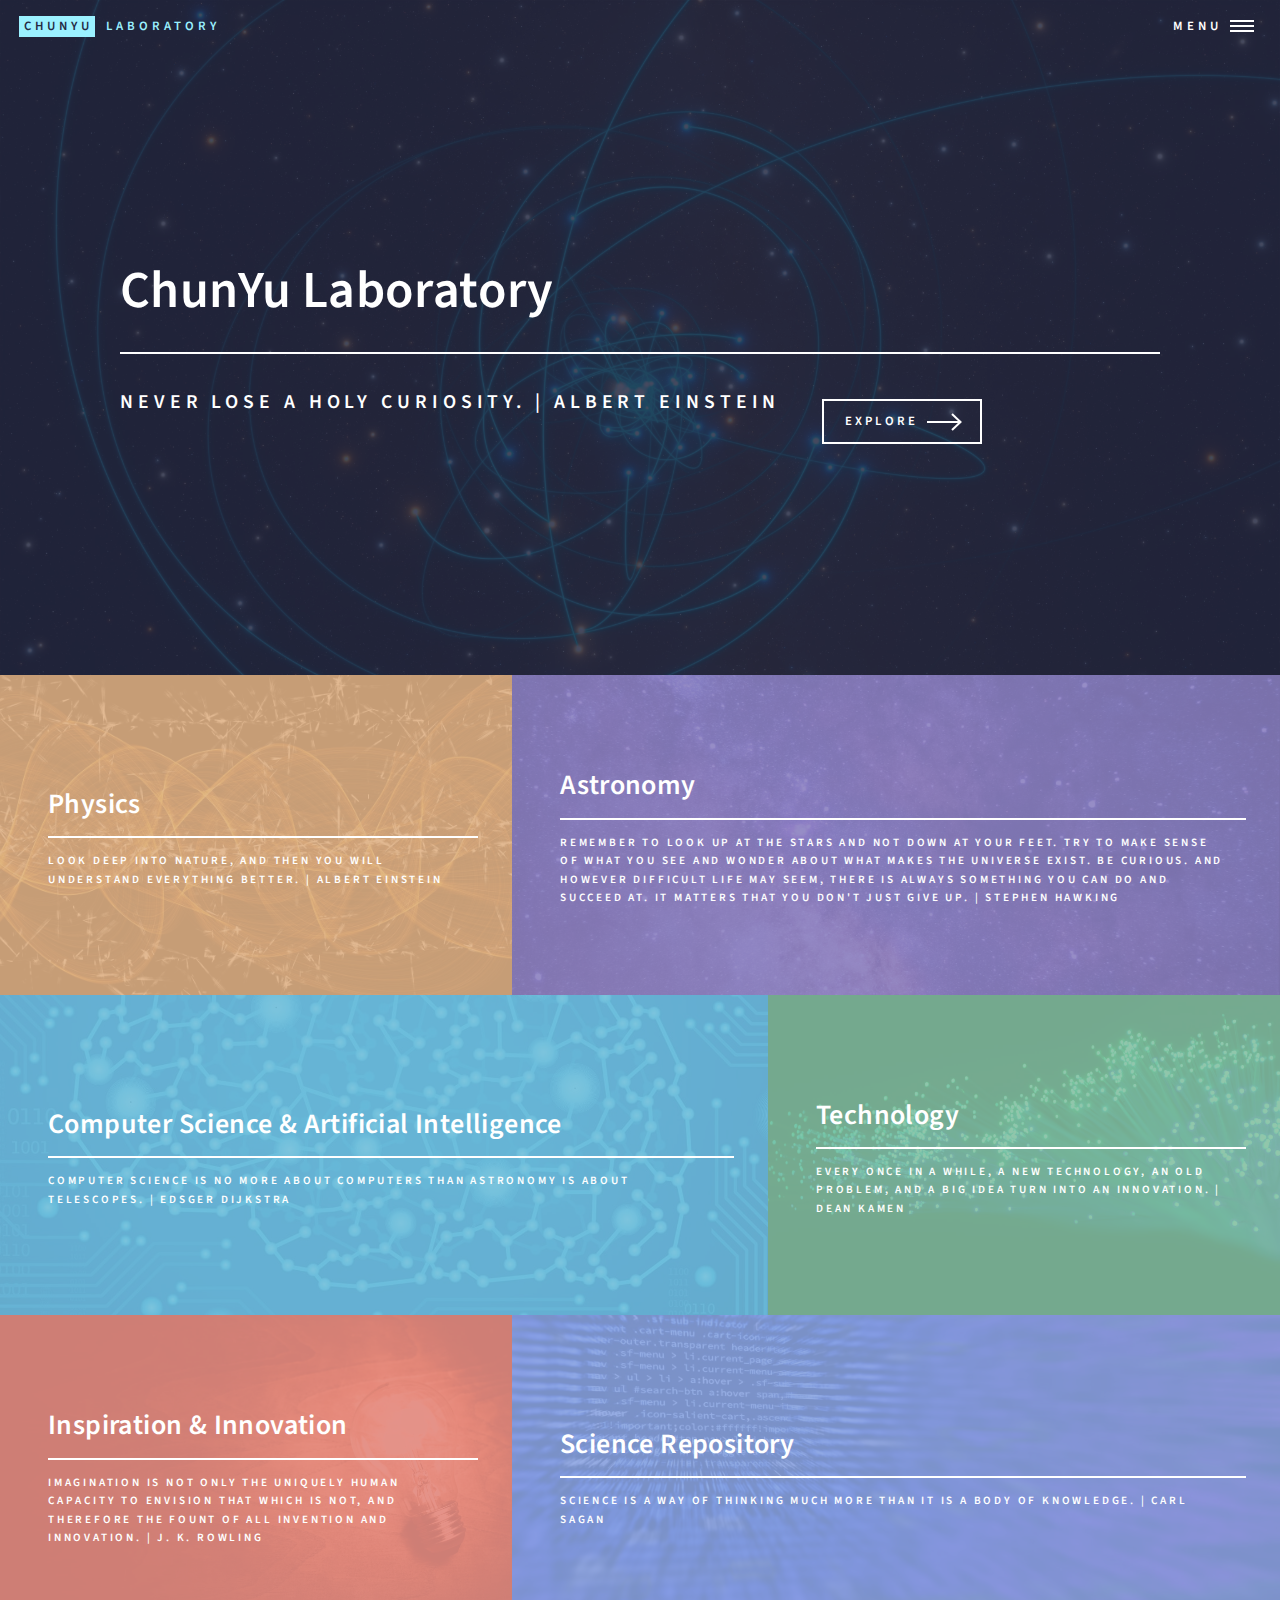
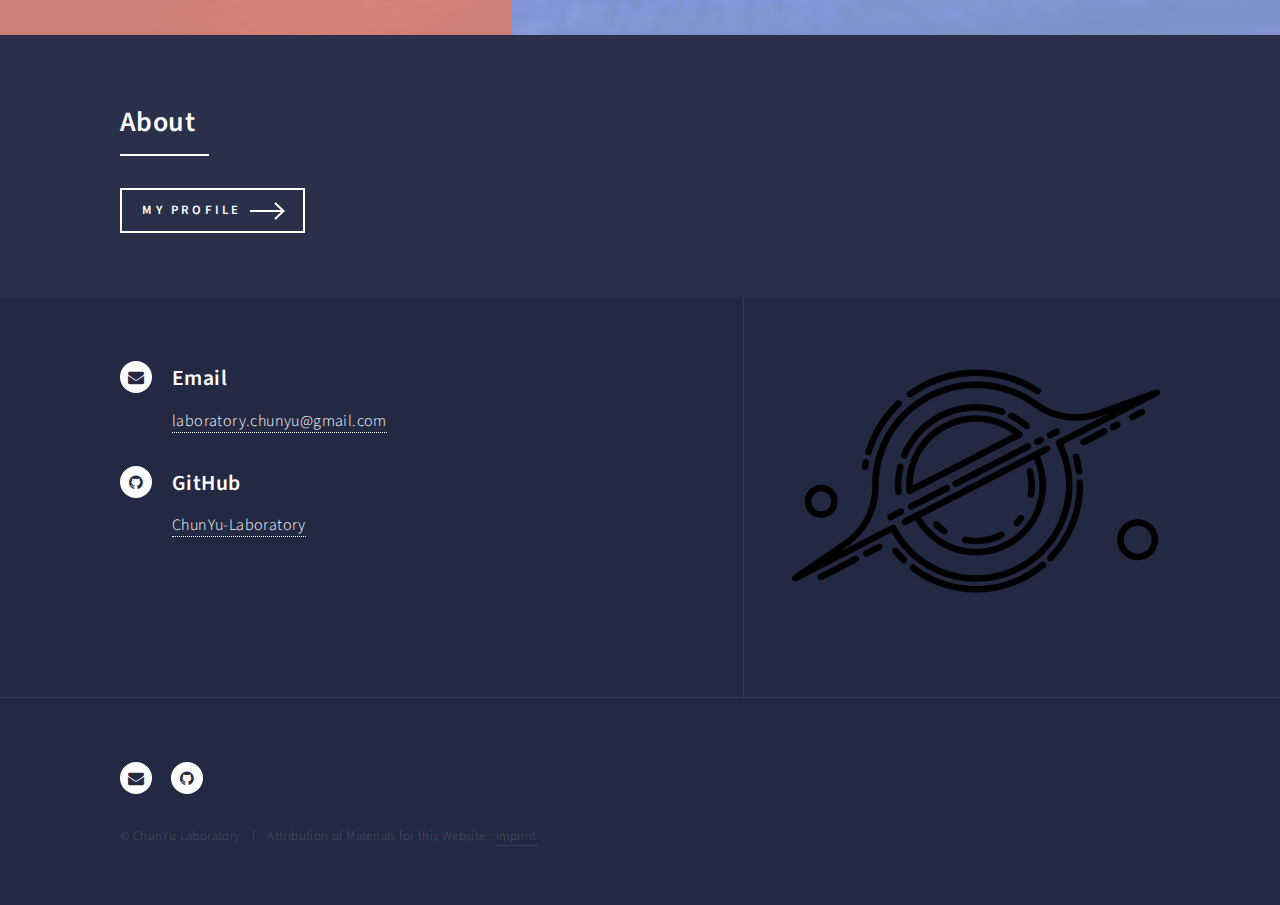
<file: index.html>
<!DOCTYPE HTML>

<html>
	<head>
		<title>ChunYu Laboratory</title>
		<meta charset="utf-8" />
		<meta name="viewport" content="width=device-width, initial-scale=1, user-scalable=no" />
		<link rel="stylesheet" href="assets/css/main.css" />
		<noscript><link rel="stylesheet" href="assets/css/noscript.css" /></noscript>
		<link rel="Shortcut Icon" href="images/icon/favicon.ico"/>
		<link rel="icon" type="image/png" href="images/icon/favicon.png" sizes="256x256">
		<link rel="apple-touch-icon" sizes="256x256" href="images/icon/favicon.png">
		<meta name="theme-color" content="#242943">
	</head>
	<body class="is-preload">

		<!-- Wrapper -->
			<div id="wrapper">

				<!-- Header -->
					<header id="header" class="alt">
						<a href="/" class="logo"><strong>ChunYu</strong> <span>Laboratory</span></a>
						<nav>
							<a href="#menu">Menu</a>
						</nav>
					</header>

				<!-- Menu -->
					<nav id="menu">
						<header>
							<h2>Explore</h2>
						</header>
						<ul class="links">
							<li><a href="#">Physics</a></li>
							<li><a href="#">Astronomy</a></li>
							<li><a href="#">Computer Science [&] Artificial Intelligence</a></li>
							<li><a href="#">Technology</a></li>
							<li><a href="#">Inspiration [&] Innovation</a></li>
							<li><a href="#">Science Repository</a></li>
						</ul>
					</nav>

				<!-- Banner -->
					<section id="banner" class="major">
						<div class="inner">
							<header class="major">
								<h1>ChunYu Laboratory</h1>
							</header>
							<div class="content">
								<h2><p>Never lose a holy curiosity. | Albert Einstein</p></h2>
								<ul class="actions">
									<li><a href="#one" class="button next scrolly">Explore</a></li>
								</ul>
							</div>
						</div>
					</section>

				<!-- Main -->
					<div id="main">

						<!-- One -->
							<section id="one" class="tiles">
								<article>
									<span class="image">
										<img src="images/background/physics.jpg" alt="" />
									</span>
									<header class="major">
										<h3>Physics</h3>
										<p>Look deep into nature, and then you will understand everything better. | Albert Einstein</p>
									</header>
								</article>
								<article>
									<span class="image">
										<img src="images/background/astronomy.jpg" alt="" />
									</span>
									<header class="major">
										<h3>Astronomy</h3>
										<p>Remember to look up at the stars and not down at your feet. 
											Try to make sense of what you see and wonder about what makes the universe exist. 
											Be curious. And however difficult life may seem, there is always something you can do and succeed at. 
											It matters that you don't just give up. | Stephen Hawking</p>
									</header>
								</article>
								<article>
									<span class="image">
										<img src="images/background/Computer-Science-and-Philosophy.jpg" alt="" />
									</span>
									<header class="major">
										<h3>Computer Science & Artificial Intelligence</h3>
										<p>Computer science is no more about computers than astronomy is about telescopes. | Edsger Dijkstra</p>
									</header>
								</article>
								<article>
									<span class="image">
										<img src="images/background/technology.jpg" alt="" />
									</span>
									<header class="major">
										<h3>Technology</h3>
										<p>Every once in a while, a new technology, an old problem, and a big idea turn into an innovation. | Dean Kamen</p>
									</header>
								</article>
								<article>
									<span class="image">
										<img src="images/background/inspiration.jpg" alt="" />
									</span>
									<header class="major">
										<h3>Inspiration & Innovation</h3>
										<p>Imagination is not only the uniquely human capacity to envision that which is not, and therefore the fount of all invention and innovation. | J. K. Rowling</p>
									</header>
								</article>
								<article>
									<span class="image">
										<img src="images/background/coding.jpg" alt="" />
									</span>
									<header class="major">
										<h3>Science Repository</h3>
										<p>Science is a way of thinking much more than it is a body of knowledge. | Carl Sagan</p>
									</header>
								</article>
							</section>

						<!-- Two -->
							<section id="two">
								<div class="inner">
									<header class="major">
										<h2>About</h2>
									</header>
									<ul class="actions">
										<li><a href="profile/index.html" class="button next scrolly">My Profile</a></li>
									</ul>
								</div>
							</section>
					
					</div>

				<!-- Contact -->
					<section id="contact">
						<div class="inner">
							<section>
								<section>
									<div class="contact-method">
										<span class="icon alt fa-envelope"></span>
										<h3>Email</h3>
										<a href="mailto:laboratory.chunyu@gmail.com">laboratory.chunyu@gmail.com</a>
									</div>
								</section>
								<section>
									<div class="contact-method">
										<span class="icon alt fa-github"></span>
										<h3>GitHub</h3>
										<a href="https://github.com/ChunYu-Laboratory">ChunYu-Laboratory</a>
									</div>
								</section>
							</section>
									<span class="image fit"><img src="images/icon/black_hole.png" alt="" /></span>
						</div>
					</section>

				<!-- Footer -->
					<footer id="footer">
						<div class="inner">
							<ul class="icons">
								<li><a href="mailto:laboratory.chunyu@gmail.com" class="icon alt fa-envelope"><span class="label">Email</span></a></li>
								<li><a href="https://github.com/ChunYu-Laboratory" class="icon alt fa-github"><span class="label">GitHub</span></a></li>
							</ul>
							<ul class="copyright">
								<li>&copy; ChunYu Laboratory</li><li>Attribution of Materials for this Website : <a href="imprint.html">Imprint</a></li>
							</ul>
						</div>
					</footer>

			</div>

		<!-- Scripts -->
			<script src="assets/js/jquery.min.js"></script>
			<script src="assets/js/jquery.scrolly.min.js"></script>
			<script src="assets/js/jquery.scrollex.min.js"></script>
			<script src="assets/js/browser.min.js"></script>
			<script src="assets/js/breakpoints.min.js"></script>
			<script src="assets/js/util.js"></script>
			<script src="assets/js/main.js"></script>

	</body>
</html>
</file>
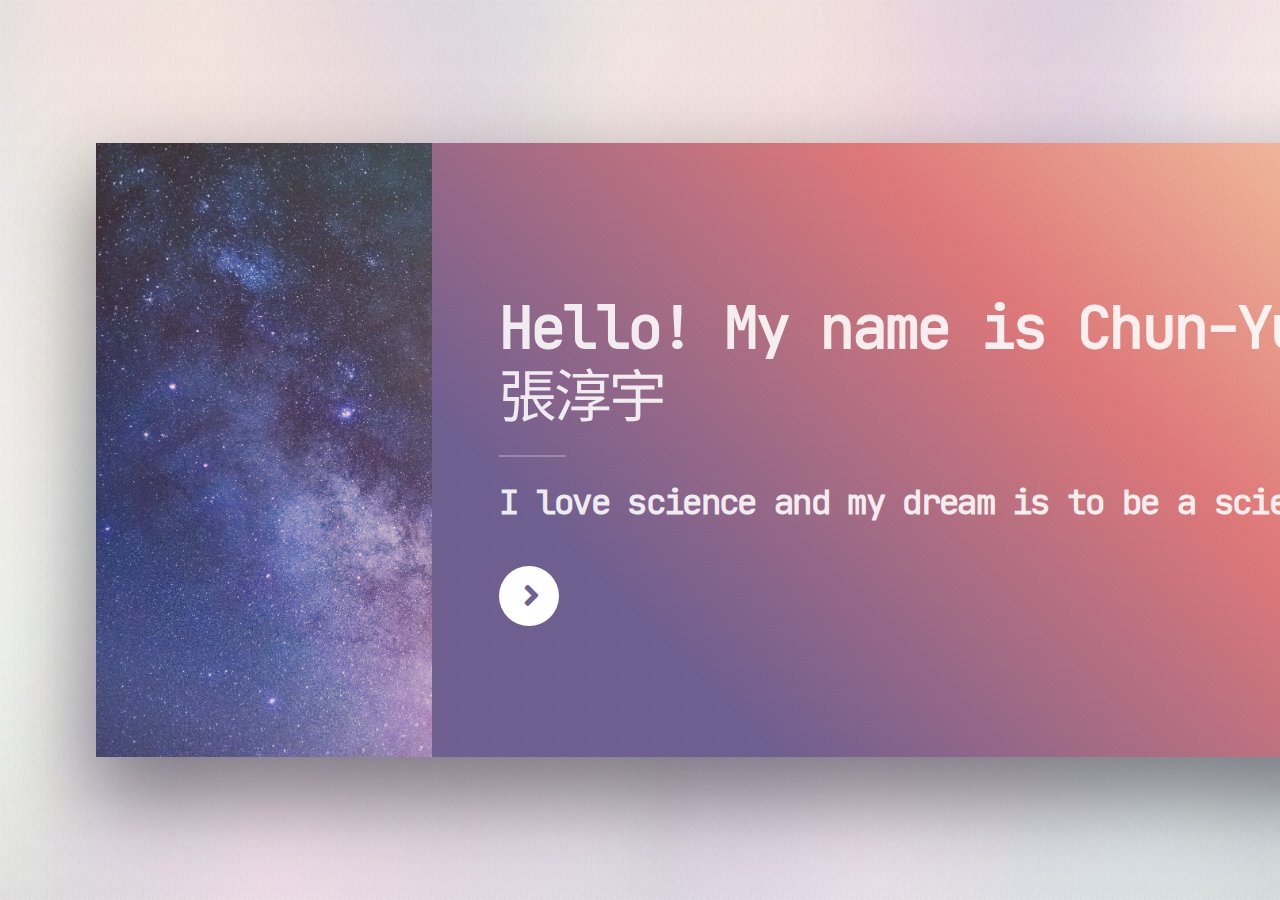
<file: profile/index.html>
<!DOCTYPE HTML>

<html>
	<head>
		<title>About ChunYu</title>
		<meta charset="utf-8" />
		<meta name="viewport" content="width=device-width, initial-scale=1, user-scalable=no" />
		<link rel="stylesheet" href="assets/css/main.css" />
		<noscript><link rel="stylesheet" href="assets/css/noscript.css" /></noscript>
		<link href='https://fonts.googleapis.com/css?family=Noto+Sans+TC' rel='stylesheet' type='text/css'>
		<link rel="Shortcut Icon" href="images/icon/favicon.ico"/>
		<link rel="icon" type="image/png" href="images/icon/favicon.png" sizes="256x256">
		<link rel="apple-touch-icon" sizes="256x256" href="images/icon/favicon.png">
	</head>
	<body class="is-preload">

		<!-- Page Wrapper -->
			<div id="page-wrapper">

				<!-- Wrapper -->
					<div id="wrapper">

						<!-- Panel (Banner) -->
							<section class="panel banner right">
								<div class="content color0 span-5-85">
									<h1 class="major">Hello! My name is Chun-Yu Zhang<br>
									<b>張淳宇</b></h1>
									<h2>I love science and my dream is to be a scientist.</h2>
									<p></p>
									<ul class="actions">
										<li><a href="#one" class="button primary color1 circle icon solid fa-angle-right">Next</a></li>
									</ul>
								</div>
								<div class="image filtered span-1-75" data-position="25% 25%">
									<img src="images/galaxy.jpg" alt="" />
								</div>
							</section>

						<!-- Panel (Spotlight) -->
							<section class="panel spotlight" id="one">
								<div class="content span-4">
									<h1 class="major">Interests</h1>
									<ul>
										<h2><li>Astrophysics</li></h2>
										<h2><li>Particle Physics</li></h2>
										<h2><li>Quantum Mechanics</li></h2>
										<h2><li>Computer Science</li></h2>
										<h2><li>Artificial Intelligence</li></h2>
										<h2><li>Technology</li></h2>
									</ul>
									<ul class="actions">
										<li><a href="#two" class="button primary color1 circle icon solid fa-angle-right">Next</a></li>
									</ul>
								</div>
								<div class="image filtered tinted" data-position="top left">
									<img src="images/inspiration.jpg" alt="" />
								</div>
							</section>

						<!-- Panel -->
							<section class="panel color1-alt" id="two">
								<div class="intro color1 span-4">
									<h1>Never lose a holy curiosity</h1>
									<p></p>
									<h3>My favorite quotes. Keep reminding me to stay enthusiastic and curious about things and never-give-up attitude.</h3>
									<p></p>
									<ul class="actions">
										<li><a href="#three" class="button primary color1 circle icon solid fa-angle-right">Next</a></li>
									</ul>
								</div>
							</section>

						<!-- Panel (Spotlight) -->
							<section class="panel spotlight" id="three">
								<div class="content span-8">
									<h1 class="major">Self Intro</h1>
									<h3>I have been passionate and interested in science since I was a child with an intense curiosity, especially in Physics and Computer Science.</h3>
									<h3>For many phenomena and concepts, I often wonder why it is so.</h3>
									<h3>With this enthusiasm for science, I constantly search for information and resources in books and online. To understand its principles, to study it in depth, and to make my own thoughts and insights.</h3>
									<h3>Apart from that, I also like to do hands-on works and design different experiments. There was a tremendous sense of pleasure and achievement in the process!</h3>
									<p></p>
									<ul class="actions">
										<li><a href="#four" class="button primary color1 circle icon solid fa-angle-right">Next</a></li>
									</ul>
								</div>
								<div class="image filtered tinted" data-position="top right">
									<img src="images/galaxy.jpg" alt="" />
								</div>
							</section>

						<!-- Panel -->
							<section class="panel" id="four">
								<div class="intro color2 span-5">
									<h1 class="major">Science is a way of thinking much more than it is a body of knowledge</h1>
									<h2>Science makes me think things with different perspectives and ideas.</h2>
								</div>
							</section>

						<!-- Panel -->
							<section class="panel color4-alt" id="five">
								<div class="intro color4">
									<h1 class="major">Contact</h1>
									<ul class="actions">
										<h2><li><a href="https://chunyu-laboratory.github.io/" class="button large">ChunYu Laboratory</a></li></h2>
									</ul>
								</div>
							</section>

					</div>

			</div>

		<!-- Scripts -->
			<script src="assets/js/jquery.min.js"></script>
			<script src="assets/js/browser.min.js"></script>
			<script src="assets/js/breakpoints.min.js"></script>
			<script src="assets/js/main.js"></script>

	</body>
</html>
</file>
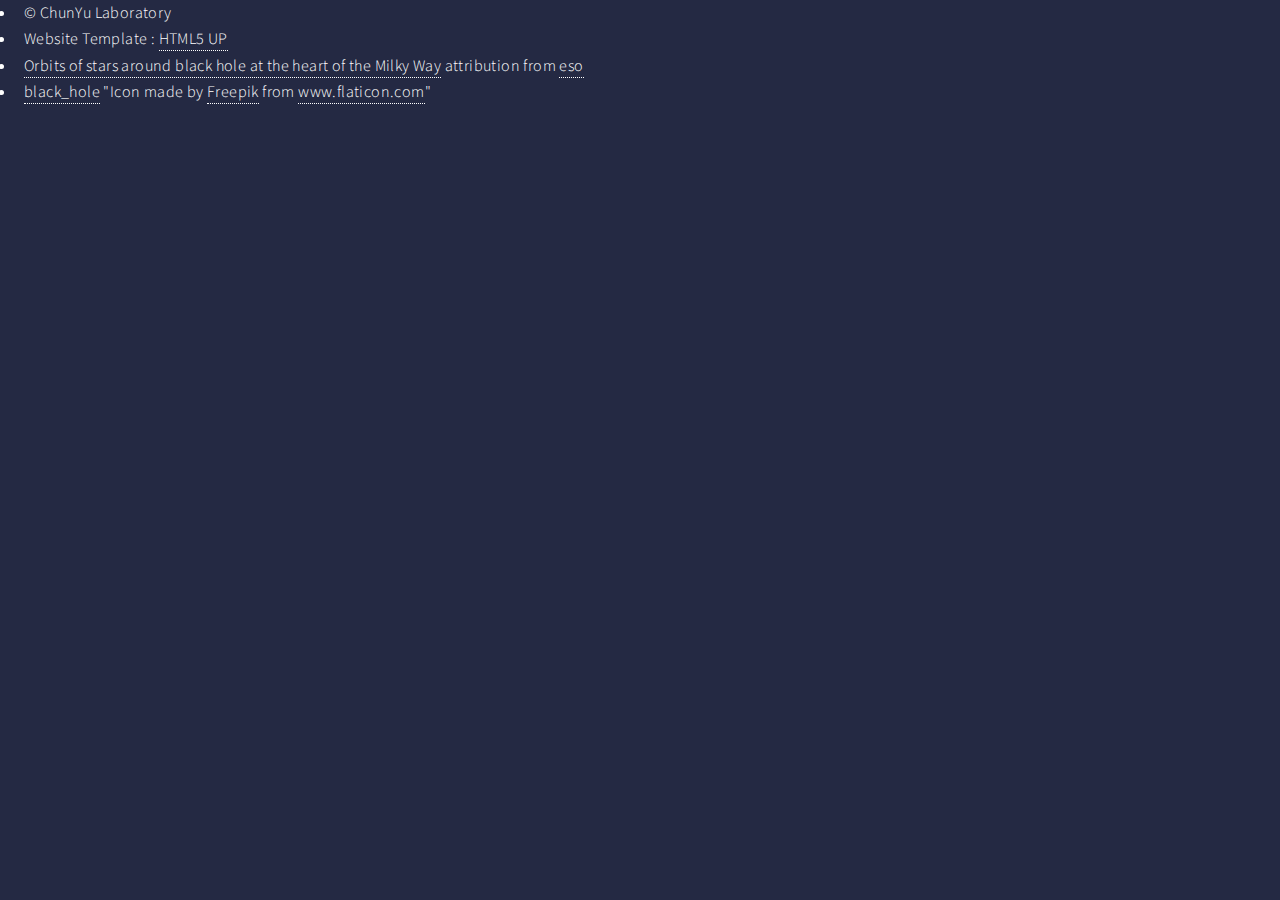
<file: imprint.html>
<!DOCTYPE HTML>

<html>
	<head>
		<title>ChunYu Laboratory</title>
		<meta charset="utf-8" />
		<meta name="viewport" content="width=device-width, initial-scale=1, user-scalable=no" />
		<link rel="stylesheet" href="assets/css/main.css" />
		<noscript><link rel="stylesheet" href="assets/css/noscript.css" /></noscript>
		<link rel="Shortcut Icon" href="images/icon/favicon.ico"/>
		<link rel="icon" type="image/png" href="images/icon/favicon.png" sizes="256x256">
		<link rel="apple-touch-icon" sizes="256x256" href="images/icon/favicon.png">
		<meta name="theme-color" content="#242943">
	</head>
	<body class="is-preload">

		<ul class="copyright">
			<li>&copy; ChunYu Laboratory</li>
			<li>Website Template : <a href="https://html5up.net">HTML5 UP</a></li>
			<li>
				<a href="images/background/banner.jpg">Orbits of stars around black hole at the heart of the Milky Way</a> attribution from <a href="http://www.eso.org/public/images/eso1825d/">eso</a>
			</li>
			<li>
				<a href="images/icon/black_hole.png">black_hole</a> "Icon made by <a href="https://www.flaticon.com/authors/freepik">Freepik</a> from <a href="http://www.flaticon.com/">www.flaticon.com</a>"
			</li>
		</ul>

	</body>
</html>
</file>
<file: assets/css/noscript.css>
/* Banner */

	body.is-preload #banner:after {
		opacity: 0.85;
	}

	body.is-preload #banner > .inner {
		-moz-filter: none;
		-webkit-filter: none;
		-ms-filter: none;
		filter: none;
		-moz-transform: none;
		-webkit-transform: none;
		-ms-transform: none;
		transform: none;
		opacity: 1;
	}
</file>
<file: profile/assets/css/noscript.css>
/*
	Ethereal by HTML5 UP
	html5up.net | @ajlkn
	Free for personal and commercial use under the CCA 3.0 license (html5up.net/license)
*/

/* Page */

	body {
		overflow-x: scroll;
	}

/* Wrapper */

	body.is-preload #wrapper {
		-moz-transform: none;
		-webkit-transform: none;
		-ms-transform: none;
		transform: none;
		opacity: 1;
	}
</file>
<file: assets/css/main.css>
@import url(font-awesome.min.css);
@import url("https://fonts.googleapis.com/css?family=Source+Sans+Pro:300,300italic,600,600italic");

html, body, div, span, applet, object,
iframe, h1, h2, h3, h4, h5, h6, p, blockquote,
pre, a, abbr, acronym, address, big, cite,
code, del, dfn, em, img, ins, kbd, q, s, samp,
small, strike, strong, sub, sup, tt, var, b,
u, i, center, dl, dt, dd, ol, ul, li, fieldset,
form, label, legend, table, caption, tbody,
tfoot, thead, tr, th, td, article, aside,
canvas, details, embed, figure, figcaption,
footer, header, hgroup, menu, nav, output, ruby,
section, summary, time, mark, audio, video {
	margin: 0;
	padding: 0;
	border: 0;
	font-size: 100%;
	font: inherit;
	vertical-align: baseline;}

article, aside, details, figcaption, figure,
footer, header, hgroup, menu, nav, section {
	display: block;}

body {
	line-height: 1;
}

ol, ul {
	list-style: none;
}

blockquote, q {
	quotes: none;
}

	blockquote:before, blockquote:after, q:before, q:after {
		content: '';
		content: none;
	}

table {
	border-collapse: collapse;
	border-spacing: 0;
}

body {
	-webkit-text-size-adjust: none;
}

mark {
	background-color: transparent;
	color: inherit;
}

input::-moz-focus-inner {
	border: 0;
	padding: 0;
}

input, select, textarea {
	-moz-appearance: none;
	-webkit-appearance: none;
	-ms-appearance: none;
	appearance: none;
}

/* Basic */

	@-ms-viewport {
		width: device-width;
	}

	body {
		-ms-overflow-style: scrollbar;
	}

	@media screen and (max-width: 480px) {

		html, body {
			min-width: 320px;
		}

	}

	html {
		box-sizing: border-box;
	}

	*, *:before, *:after {
		box-sizing: inherit;
	}

	body {
		background: #242943;
	}

		body.is-preload *, body.is-preload *:before, body.is-preload *:after {
			-moz-animation: none !important;
			-webkit-animation: none !important;
			-ms-animation: none !important;
			animation: none !important;
			-moz-transition: none !important;
			-webkit-transition: none !important;
			-ms-transition: none !important;
			transition: none !important;
		}

/* Type */

	body, input, select, textarea {
		color: #ffffff;
		font-family: "Source Sans Pro", Helvetica, sans-serif;
		font-size: 17pt;
		font-weight: 300;
		letter-spacing: 0.025em;
		line-height: 1.65;
	}

		@media screen and (max-width: 1680px) {

			body, input, select, textarea {
				font-size: 14pt;
			}

		}

		@media screen and (max-width: 1280px) {

			body, input, select, textarea {
				font-size: 12pt;
			}

		}

		@media screen and (max-width: 360px) {

			body, input, select, textarea {
				font-size: 11pt;
			}

		}

	a {
		-moz-transition: color 0.2s ease-in-out, border-bottom-color 0.2s ease-in-out;
		-webkit-transition: color 0.2s ease-in-out, border-bottom-color 0.2s ease-in-out;
		-ms-transition: color 0.2s ease-in-out, border-bottom-color 0.2s ease-in-out;
		transition: color 0.2s ease-in-out, border-bottom-color 0.2s ease-in-out;
		border-bottom: dotted 1px;
		color: inherit;
		text-decoration: none;
	}

		a:hover {
			border-bottom-color: transparent;
			color: #9bf1ff !important;
		}

		a:active {
			color: #53e3fb !important;
		}

	strong, b {
		color: #ffffff;
		font-weight: 600;
	}

	em, i {
		font-style: italic;
	}

	p {
		margin: 0 0 2em 0;
	}

	h1, h2, h3, h4, h5, h6 {
		color: #ffffff;
		font-weight: 600;
		line-height: 1.65;
		margin: 0 0 1em 0;
	}

		h1 a, h2 a, h3 a, h4 a, h5 a, h6 a {
			color: inherit;
			border-bottom: 0;
		}

	h1 {
		font-size: 2.5em;
	}

	h2 {
		font-size: 1.75em;
	}

	h3 {
		font-size: 1.35em;
	}

	h4 {
		font-size: 1.1em;
	}

	h5 {
		font-size: 0.9em;
	}

	h6 {
		font-size: 0.7em;
	}

	@media screen and (max-width: 736px) {

		h1 {
			font-size: 2em;
		}

		h2 {
			font-size: 1.5em;
		}

		h3 {
			font-size: 1.25em;
		}

	}

	sub {
		font-size: 0.8em;
		position: relative;
		top: 0.5em;
	}

	sup {
		font-size: 0.8em;
		position: relative;
		top: -0.5em;
	}

	blockquote {
		border-left: solid 4px rgba(212, 212, 255, 0.1);
		font-style: italic;
		margin: 0 0 2em 0;
		padding: 0.5em 0 0.5em 2em;
	}

	code {
		background: rgba(212, 212, 255, 0.035);
		font-family: "Courier New", monospace;
		font-size: 0.9em;
		margin: 0 0.25em;
		padding: 0.25em 0.65em;
	}

	pre {
		-webkit-overflow-scrolling: touch;
		font-family: "Courier New", monospace;
		font-size: 0.9em;
		margin: 0 0 2em 0;
	}

		pre code {
			display: block;
			line-height: 1.75;
			padding: 1em 1.5em;
			overflow-x: auto;
		}

	hr {
		border: 0;
		border-bottom: solid 1px rgba(212, 212, 255, 0.1);
		margin: 2em 0;
	}

		hr.major {
			margin: 3em 0;
		}

	.align-left {
		text-align: left;
	}

	.align-center {
		text-align: center;
	}

	.align-right {
		text-align: right;
	}

/* Row */

	.row {
		display: flex;
		flex-wrap: wrap;
		box-sizing: border-box;
		align-items: stretch;
	}

		.row > * {
			box-sizing: border-box;
		}

		.row.gtr-uniform > * > :last-child {
			margin-bottom: 0;
		}

		.row.aln-left {
			justify-content: flex-start;
		}

		.row.aln-center {
			justify-content: center;
		}

		.row.aln-right {
			justify-content: flex-end;
		}

		.row.aln-top {
			align-items: flex-start;
		}

		.row.aln-middle {
			align-items: center;
		}

		.row.aln-bottom {
			align-items: flex-end;
		}

		.row > .imp {
			order: -1;
		}

		.row > .col-1 {
			width: 8.3333333333%;
		}

		.row > .off-1 {
			margin-left: 8.3333333333%;
		}

		.row > .col-2 {
			width: 16.6666666667%;
		}

		.row > .off-2 {
			margin-left: 16.6666666667%;
		}

		.row > .col-3 {
			width: 25%;
		}

		.row > .off-3 {
			margin-left: 25%;
		}

		.row > .col-4 {
			width: 33.3333333333%;
		}

		.row > .off-4 {
			margin-left: 33.3333333333%;
		}

		.row > .col-5 {
			width: 41.6666666667%;
		}

		.row > .off-5 {
			margin-left: 41.6666666667%;
		}

		.row > .col-6 {
			width: 50%;
		}

		.row > .off-6 {
			margin-left: 50%;
		}

		.row > .col-7 {
			width: 58.3333333333%;
		}

		.row > .off-7 {
			margin-left: 58.3333333333%;
		}

		.row > .col-8 {
			width: 66.6666666667%;
		}

		.row > .off-8 {
			margin-left: 66.6666666667%;
		}

		.row > .col-9 {
			width: 75%;
		}

		.row > .off-9 {
			margin-left: 75%;
		}

		.row > .col-10 {
			width: 83.3333333333%;
		}

		.row > .off-10 {
			margin-left: 83.3333333333%;
		}

		.row > .col-11 {
			width: 91.6666666667%;
		}

		.row > .off-11 {
			margin-left: 91.6666666667%;
		}

		.row > .col-12 {
			width: 100%;
		}

		.row > .off-12 {
			margin-left: 100%;
		}

		.row.gtr-0 {
			margin-top: 0;
			margin-left: 0em;
		}

			.row.gtr-0 > * {
				padding: 0 0 0 0em;
			}

			.row.gtr-0.gtr-uniform {
				margin-top: 0em;
			}

				.row.gtr-0.gtr-uniform > * {
					padding-top: 0em;
				}

		.row.gtr-25 {
			margin-top: 0;
			margin-left: -0.5em;
		}

			.row.gtr-25 > * {
				padding: 0 0 0 0.5em;
			}

			.row.gtr-25.gtr-uniform {
				margin-top: -0.5em;
			}

				.row.gtr-25.gtr-uniform > * {
					padding-top: 0.5em;
				}

		.row.gtr-50 {
			margin-top: 0;
			margin-left: -1em;
		}

			.row.gtr-50 > * {
				padding: 0 0 0 1em;
			}

			.row.gtr-50.gtr-uniform {
				margin-top: -1em;
			}

				.row.gtr-50.gtr-uniform > * {
					padding-top: 1em;
				}

		.row {
			margin-top: 0;
			margin-left: -2em;
		}

			.row > * {
				padding: 0 0 0 2em;
			}

			.row.gtr-uniform {
				margin-top: -2em;
			}

				.row.gtr-uniform > * {
					padding-top: 2em;
				}

		.row.gtr-150 {
			margin-top: 0;
			margin-left: -3em;
		}

			.row.gtr-150 > * {
				padding: 0 0 0 3em;
			}

			.row.gtr-150.gtr-uniform {
				margin-top: -3em;
			}

				.row.gtr-150.gtr-uniform > * {
					padding-top: 3em;
				}

		.row.gtr-200 {
			margin-top: 0;
			margin-left: -4em;
		}

			.row.gtr-200 > * {
				padding: 0 0 0 4em;
			}

			.row.gtr-200.gtr-uniform {
				margin-top: -4em;
			}

				.row.gtr-200.gtr-uniform > * {
					padding-top: 4em;
				}

		@media screen and (max-width: 1680px) {

			.row {
				display: flex;
				flex-wrap: wrap;
				box-sizing: border-box;
				align-items: stretch;
			}

				.row > * {
					box-sizing: border-box;
				}

				.row.gtr-uniform > * > :last-child {
					margin-bottom: 0;
				}

				.row.aln-left {
					justify-content: flex-start;
				}

				.row.aln-center {
					justify-content: center;
				}

				.row.aln-right {
					justify-content: flex-end;
				}

				.row.aln-top {
					align-items: flex-start;
				}

				.row.aln-middle {
					align-items: center;
				}

				.row.aln-bottom {
					align-items: flex-end;
				}

				.row > .imp-xlarge {
					order: -1;
				}

				.row > .col-1-xlarge {
					width: 8.3333333333%;
				}

				.row > .off-1-xlarge {
					margin-left: 8.3333333333%;
				}

				.row > .col-2-xlarge {
					width: 16.6666666667%;
				}

				.row > .off-2-xlarge {
					margin-left: 16.6666666667%;
				}

				.row > .col-3-xlarge {
					width: 25%;
				}

				.row > .off-3-xlarge {
					margin-left: 25%;
				}

				.row > .col-4-xlarge {
					width: 33.3333333333%;
				}

				.row > .off-4-xlarge {
					margin-left: 33.3333333333%;
				}

				.row > .col-5-xlarge {
					width: 41.6666666667%;
				}

				.row > .off-5-xlarge {
					margin-left: 41.6666666667%;
				}

				.row > .col-6-xlarge {
					width: 50%;
				}

				.row > .off-6-xlarge {
					margin-left: 50%;
				}

				.row > .col-7-xlarge {
					width: 58.3333333333%;
				}

				.row > .off-7-xlarge {
					margin-left: 58.3333333333%;
				}

				.row > .col-8-xlarge {
					width: 66.6666666667%;
				}

				.row > .off-8-xlarge {
					margin-left: 66.6666666667%;
				}

				.row > .col-9-xlarge {
					width: 75%;
				}

				.row > .off-9-xlarge {
					margin-left: 75%;
				}

				.row > .col-10-xlarge {
					width: 83.3333333333%;
				}

				.row > .off-10-xlarge {
					margin-left: 83.3333333333%;
				}

				.row > .col-11-xlarge {
					width: 91.6666666667%;
				}

				.row > .off-11-xlarge {
					margin-left: 91.6666666667%;
				}

				.row > .col-12-xlarge {
					width: 100%;
				}

				.row > .off-12-xlarge {
					margin-left: 100%;
				}

				.row.gtr-0 {
					margin-top: 0;
					margin-left: 0em;
				}

					.row.gtr-0 > * {
						padding: 0 0 0 0em;
					}

					.row.gtr-0.gtr-uniform {
						margin-top: 0em;
					}

						.row.gtr-0.gtr-uniform > * {
							padding-top: 0em;
						}

				.row.gtr-25 {
					margin-top: 0;
					margin-left: -0.5em;
				}

					.row.gtr-25 > * {
						padding: 0 0 0 0.5em;
					}

					.row.gtr-25.gtr-uniform {
						margin-top: -0.5em;
					}

						.row.gtr-25.gtr-uniform > * {
							padding-top: 0.5em;
						}

				.row.gtr-50 {
					margin-top: 0;
					margin-left: -1em;
				}

					.row.gtr-50 > * {
						padding: 0 0 0 1em;
					}

					.row.gtr-50.gtr-uniform {
						margin-top: -1em;
					}

						.row.gtr-50.gtr-uniform > * {
							padding-top: 1em;
						}

				.row {
					margin-top: 0;
					margin-left: -2em;
				}

					.row > * {
						padding: 0 0 0 2em;
					}

					.row.gtr-uniform {
						margin-top: -2em;
					}

						.row.gtr-uniform > * {
							padding-top: 2em;
						}

				.row.gtr-150 {
					margin-top: 0;
					margin-left: -3em;
				}

					.row.gtr-150 > * {
						padding: 0 0 0 3em;
					}

					.row.gtr-150.gtr-uniform {
						margin-top: -3em;
					}

						.row.gtr-150.gtr-uniform > * {
							padding-top: 3em;
						}

				.row.gtr-200 {
					margin-top: 0;
					margin-left: -4em;
				}

					.row.gtr-200 > * {
						padding: 0 0 0 4em;
					}

					.row.gtr-200.gtr-uniform {
						margin-top: -4em;
					}

						.row.gtr-200.gtr-uniform > * {
							padding-top: 4em;
						}

		}

		@media screen and (max-width: 1280px) {

			.row {
				display: flex;
				flex-wrap: wrap;
				box-sizing: border-box;
				align-items: stretch;
			}

				.row > * {
					box-sizing: border-box;
				}

				.row.gtr-uniform > * > :last-child {
					margin-bottom: 0;
				}

				.row.aln-left {
					justify-content: flex-start;
				}

				.row.aln-center {
					justify-content: center;
				}

				.row.aln-right {
					justify-content: flex-end;
				}

				.row.aln-top {
					align-items: flex-start;
				}

				.row.aln-middle {
					align-items: center;
				}

				.row.aln-bottom {
					align-items: flex-end;
				}

				.row > .imp-large {
					order: -1;
				}

				.row > .col-1-large {
					width: 8.3333333333%;
				}

				.row > .off-1-large {
					margin-left: 8.3333333333%;
				}

				.row > .col-2-large {
					width: 16.6666666667%;
				}

				.row > .off-2-large {
					margin-left: 16.6666666667%;
				}

				.row > .col-3-large {
					width: 25%;
				}

				.row > .off-3-large {
					margin-left: 25%;
				}

				.row > .col-4-large {
					width: 33.3333333333%;
				}

				.row > .off-4-large {
					margin-left: 33.3333333333%;
				}

				.row > .col-5-large {
					width: 41.6666666667%;
				}

				.row > .off-5-large {
					margin-left: 41.6666666667%;
				}

				.row > .col-6-large {
					width: 50%;
				}

				.row > .off-6-large {
					margin-left: 50%;
				}

				.row > .col-7-large {
					width: 58.3333333333%;
				}

				.row > .off-7-large {
					margin-left: 58.3333333333%;
				}

				.row > .col-8-large {
					width: 66.6666666667%;
				}

				.row > .off-8-large {
					margin-left: 66.6666666667%;
				}

				.row > .col-9-large {
					width: 75%;
				}

				.row > .off-9-large {
					margin-left: 75%;
				}

				.row > .col-10-large {
					width: 83.3333333333%;
				}

				.row > .off-10-large {
					margin-left: 83.3333333333%;
				}

				.row > .col-11-large {
					width: 91.6666666667%;
				}

				.row > .off-11-large {
					margin-left: 91.6666666667%;
				}

				.row > .col-12-large {
					width: 100%;
				}

				.row > .off-12-large {
					margin-left: 100%;
				}

				.row.gtr-0 {
					margin-top: 0;
					margin-left: 0em;
				}

					.row.gtr-0 > * {
						padding: 0 0 0 0em;
					}

					.row.gtr-0.gtr-uniform {
						margin-top: 0em;
					}

						.row.gtr-0.gtr-uniform > * {
							padding-top: 0em;
						}

				.row.gtr-25 {
					margin-top: 0;
					margin-left: -0.375em;
				}

					.row.gtr-25 > * {
						padding: 0 0 0 0.375em;
					}

					.row.gtr-25.gtr-uniform {
						margin-top: -0.375em;
					}

						.row.gtr-25.gtr-uniform > * {
							padding-top: 0.375em;
						}

				.row.gtr-50 {
					margin-top: 0;
					margin-left: -0.75em;
				}

					.row.gtr-50 > * {
						padding: 0 0 0 0.75em;
					}

					.row.gtr-50.gtr-uniform {
						margin-top: -0.75em;
					}

						.row.gtr-50.gtr-uniform > * {
							padding-top: 0.75em;
						}

				.row {
					margin-top: 0;
					margin-left: -1.5em;
				}

					.row > * {
						padding: 0 0 0 1.5em;
					}

					.row.gtr-uniform {
						margin-top: -1.5em;
					}

						.row.gtr-uniform > * {
							padding-top: 1.5em;
						}

				.row.gtr-150 {
					margin-top: 0;
					margin-left: -2.25em;
				}

					.row.gtr-150 > * {
						padding: 0 0 0 2.25em;
					}

					.row.gtr-150.gtr-uniform {
						margin-top: -2.25em;
					}

						.row.gtr-150.gtr-uniform > * {
							padding-top: 2.25em;
						}

				.row.gtr-200 {
					margin-top: 0;
					margin-left: -3em;
				}

					.row.gtr-200 > * {
						padding: 0 0 0 3em;
					}

					.row.gtr-200.gtr-uniform {
						margin-top: -3em;
					}

						.row.gtr-200.gtr-uniform > * {
							padding-top: 3em;
						}

		}

		@media screen and (max-width: 980px) {

			.row {
				display: flex;
				flex-wrap: wrap;
				box-sizing: border-box;
				align-items: stretch;
			}

				.row > * {
					box-sizing: border-box;
				}

				.row.gtr-uniform > * > :last-child {
					margin-bottom: 0;
				}

				.row.aln-left {
					justify-content: flex-start;
				}

				.row.aln-center {
					justify-content: center;
				}

				.row.aln-right {
					justify-content: flex-end;
				}

				.row.aln-top {
					align-items: flex-start;
				}

				.row.aln-middle {
					align-items: center;
				}

				.row.aln-bottom {
					align-items: flex-end;
				}

				.row > .imp-medium {
					order: -1;
				}

				.row > .col-1-medium {
					width: 8.3333333333%;
				}

				.row > .off-1-medium {
					margin-left: 8.3333333333%;
				}

				.row > .col-2-medium {
					width: 16.6666666667%;
				}

				.row > .off-2-medium {
					margin-left: 16.6666666667%;
				}

				.row > .col-3-medium {
					width: 25%;
				}

				.row > .off-3-medium {
					margin-left: 25%;
				}

				.row > .col-4-medium {
					width: 33.3333333333%;
				}

				.row > .off-4-medium {
					margin-left: 33.3333333333%;
				}

				.row > .col-5-medium {
					width: 41.6666666667%;
				}

				.row > .off-5-medium {
					margin-left: 41.6666666667%;
				}

				.row > .col-6-medium {
					width: 50%;
				}

				.row > .off-6-medium {
					margin-left: 50%;
				}

				.row > .col-7-medium {
					width: 58.3333333333%;
				}

				.row > .off-7-medium {
					margin-left: 58.3333333333%;
				}

				.row > .col-8-medium {
					width: 66.6666666667%;
				}

				.row > .off-8-medium {
					margin-left: 66.6666666667%;
				}

				.row > .col-9-medium {
					width: 75%;
				}

				.row > .off-9-medium {
					margin-left: 75%;
				}

				.row > .col-10-medium {
					width: 83.3333333333%;
				}

				.row > .off-10-medium {
					margin-left: 83.3333333333%;
				}

				.row > .col-11-medium {
					width: 91.6666666667%;
				}

				.row > .off-11-medium {
					margin-left: 91.6666666667%;
				}

				.row > .col-12-medium {
					width: 100%;
				}

				.row > .off-12-medium {
					margin-left: 100%;
				}

				.row.gtr-0 {
					margin-top: 0;
					margin-left: 0em;
				}

					.row.gtr-0 > * {
						padding: 0 0 0 0em;
					}

					.row.gtr-0.gtr-uniform {
						margin-top: 0em;
					}

						.row.gtr-0.gtr-uniform > * {
							padding-top: 0em;
						}

				.row.gtr-25 {
					margin-top: 0;
					margin-left: -0.375em;
				}

					.row.gtr-25 > * {
						padding: 0 0 0 0.375em;
					}

					.row.gtr-25.gtr-uniform {
						margin-top: -0.375em;
					}

						.row.gtr-25.gtr-uniform > * {
							padding-top: 0.375em;
						}

				.row.gtr-50 {
					margin-top: 0;
					margin-left: -0.75em;
				}

					.row.gtr-50 > * {
						padding: 0 0 0 0.75em;
					}

					.row.gtr-50.gtr-uniform {
						margin-top: -0.75em;
					}

						.row.gtr-50.gtr-uniform > * {
							padding-top: 0.75em;
						}

				.row {
					margin-top: 0;
					margin-left: -1.5em;
				}

					.row > * {
						padding: 0 0 0 1.5em;
					}

					.row.gtr-uniform {
						margin-top: -1.5em;
					}

						.row.gtr-uniform > * {
							padding-top: 1.5em;
						}

				.row.gtr-150 {
					margin-top: 0;
					margin-left: -2.25em;
				}

					.row.gtr-150 > * {
						padding: 0 0 0 2.25em;
					}

					.row.gtr-150.gtr-uniform {
						margin-top: -2.25em;
					}

						.row.gtr-150.gtr-uniform > * {
							padding-top: 2.25em;
						}

				.row.gtr-200 {
					margin-top: 0;
					margin-left: -3em;
				}

					.row.gtr-200 > * {
						padding: 0 0 0 3em;
					}

					.row.gtr-200.gtr-uniform {
						margin-top: -3em;
					}

						.row.gtr-200.gtr-uniform > * {
							padding-top: 3em;
						}

		}

		@media screen and (max-width: 736px) {

			.row {
				display: flex;
				flex-wrap: wrap;
				box-sizing: border-box;
				align-items: stretch;
			}

				.row > * {
					box-sizing: border-box;
				}

				.row.gtr-uniform > * > :last-child {
					margin-bottom: 0;
				}

				.row.aln-left {
					justify-content: flex-start;
				}

				.row.aln-center {
					justify-content: center;
				}

				.row.aln-right {
					justify-content: flex-end;
				}

				.row.aln-top {
					align-items: flex-start;
				}

				.row.aln-middle {
					align-items: center;
				}

				.row.aln-bottom {
					align-items: flex-end;
				}

				.row > .imp-small {
					order: -1;
				}

				.row > .col-1-small {
					width: 8.3333333333%;
				}

				.row > .off-1-small {
					margin-left: 8.3333333333%;
				}

				.row > .col-2-small {
					width: 16.6666666667%;
				}

				.row > .off-2-small {
					margin-left: 16.6666666667%;
				}

				.row > .col-3-small {
					width: 25%;
				}

				.row > .off-3-small {
					margin-left: 25%;
				}

				.row > .col-4-small {
					width: 33.3333333333%;
				}

				.row > .off-4-small {
					margin-left: 33.3333333333%;
				}

				.row > .col-5-small {
					width: 41.6666666667%;
				}

				.row > .off-5-small {
					margin-left: 41.6666666667%;
				}

				.row > .col-6-small {
					width: 50%;
				}

				.row > .off-6-small {
					margin-left: 50%;
				}

				.row > .col-7-small {
					width: 58.3333333333%;
				}

				.row > .off-7-small {
					margin-left: 58.3333333333%;
				}

				.row > .col-8-small {
					width: 66.6666666667%;
				}

				.row > .off-8-small {
					margin-left: 66.6666666667%;
				}

				.row > .col-9-small {
					width: 75%;
				}

				.row > .off-9-small {
					margin-left: 75%;
				}

				.row > .col-10-small {
					width: 83.3333333333%;
				}

				.row > .off-10-small {
					margin-left: 83.3333333333%;
				}

				.row > .col-11-small {
					width: 91.6666666667%;
				}

				.row > .off-11-small {
					margin-left: 91.6666666667%;
				}

				.row > .col-12-small {
					width: 100%;
				}

				.row > .off-12-small {
					margin-left: 100%;
				}

				.row.gtr-0 {
					margin-top: 0;
					margin-left: 0em;
				}

					.row.gtr-0 > * {
						padding: 0 0 0 0em;
					}

					.row.gtr-0.gtr-uniform {
						margin-top: 0em;
					}

						.row.gtr-0.gtr-uniform > * {
							padding-top: 0em;
						}

				.row.gtr-25 {
					margin-top: 0;
					margin-left: -0.3125em;
				}

					.row.gtr-25 > * {
						padding: 0 0 0 0.3125em;
					}

					.row.gtr-25.gtr-uniform {
						margin-top: -0.3125em;
					}

						.row.gtr-25.gtr-uniform > * {
							padding-top: 0.3125em;
						}

				.row.gtr-50 {
					margin-top: 0;
					margin-left: -0.625em;
				}

					.row.gtr-50 > * {
						padding: 0 0 0 0.625em;
					}

					.row.gtr-50.gtr-uniform {
						margin-top: -0.625em;
					}

						.row.gtr-50.gtr-uniform > * {
							padding-top: 0.625em;
						}

				.row {
					margin-top: 0;
					margin-left: -1.25em;
				}

					.row > * {
						padding: 0 0 0 1.25em;
					}

					.row.gtr-uniform {
						margin-top: -1.25em;
					}

						.row.gtr-uniform > * {
							padding-top: 1.25em;
						}

				.row.gtr-150 {
					margin-top: 0;
					margin-left: -1.875em;
				}

					.row.gtr-150 > * {
						padding: 0 0 0 1.875em;
					}

					.row.gtr-150.gtr-uniform {
						margin-top: -1.875em;
					}

						.row.gtr-150.gtr-uniform > * {
							padding-top: 1.875em;
						}

				.row.gtr-200 {
					margin-top: 0;
					margin-left: -2.5em;
				}

					.row.gtr-200 > * {
						padding: 0 0 0 2.5em;
					}

					.row.gtr-200.gtr-uniform {
						margin-top: -2.5em;
					}

						.row.gtr-200.gtr-uniform > * {
							padding-top: 2.5em;
						}

		}

		@media screen and (max-width: 480px) {

			.row {
				display: flex;
				flex-wrap: wrap;
				box-sizing: border-box;
				align-items: stretch;
			}

				.row > * {
					box-sizing: border-box;
				}

				.row.gtr-uniform > * > :last-child {
					margin-bottom: 0;
				}

				.row.aln-left {
					justify-content: flex-start;
				}

				.row.aln-center {
					justify-content: center;
				}

				.row.aln-right {
					justify-content: flex-end;
				}

				.row.aln-top {
					align-items: flex-start;
				}

				.row.aln-middle {
					align-items: center;
				}

				.row.aln-bottom {
					align-items: flex-end;
				}

				.row > .imp-xsmall {
					order: -1;
				}

				.row > .col-1-xsmall {
					width: 8.3333333333%;
				}

				.row > .off-1-xsmall {
					margin-left: 8.3333333333%;
				}

				.row > .col-2-xsmall {
					width: 16.6666666667%;
				}

				.row > .off-2-xsmall {
					margin-left: 16.6666666667%;
				}

				.row > .col-3-xsmall {
					width: 25%;
				}

				.row > .off-3-xsmall {
					margin-left: 25%;
				}

				.row > .col-4-xsmall {
					width: 33.3333333333%;
				}

				.row > .off-4-xsmall {
					margin-left: 33.3333333333%;
				}

				.row > .col-5-xsmall {
					width: 41.6666666667%;
				}

				.row > .off-5-xsmall {
					margin-left: 41.6666666667%;
				}

				.row > .col-6-xsmall {
					width: 50%;
				}

				.row > .off-6-xsmall {
					margin-left: 50%;
				}

				.row > .col-7-xsmall {
					width: 58.3333333333%;
				}

				.row > .off-7-xsmall {
					margin-left: 58.3333333333%;
				}

				.row > .col-8-xsmall {
					width: 66.6666666667%;
				}

				.row > .off-8-xsmall {
					margin-left: 66.6666666667%;
				}

				.row > .col-9-xsmall {
					width: 75%;
				}

				.row > .off-9-xsmall {
					margin-left: 75%;
				}

				.row > .col-10-xsmall {
					width: 83.3333333333%;
				}

				.row > .off-10-xsmall {
					margin-left: 83.3333333333%;
				}

				.row > .col-11-xsmall {
					width: 91.6666666667%;
				}

				.row > .off-11-xsmall {
					margin-left: 91.6666666667%;
				}

				.row > .col-12-xsmall {
					width: 100%;
				}

				.row > .off-12-xsmall {
					margin-left: 100%;
				}

				.row.gtr-0 {
					margin-top: 0;
					margin-left: 0em;
				}

					.row.gtr-0 > * {
						padding: 0 0 0 0em;
					}

					.row.gtr-0.gtr-uniform {
						margin-top: 0em;
					}

						.row.gtr-0.gtr-uniform > * {
							padding-top: 0em;
						}

				.row.gtr-25 {
					margin-top: 0;
					margin-left: -0.3125em;
				}

					.row.gtr-25 > * {
						padding: 0 0 0 0.3125em;
					}

					.row.gtr-25.gtr-uniform {
						margin-top: -0.3125em;
					}

						.row.gtr-25.gtr-uniform > * {
							padding-top: 0.3125em;
						}

				.row.gtr-50 {
					margin-top: 0;
					margin-left: -0.625em;
				}

					.row.gtr-50 > * {
						padding: 0 0 0 0.625em;
					}

					.row.gtr-50.gtr-uniform {
						margin-top: -0.625em;
					}

						.row.gtr-50.gtr-uniform > * {
							padding-top: 0.625em;
						}

				.row {
					margin-top: 0;
					margin-left: -1.25em;
				}

					.row > * {
						padding: 0 0 0 1.25em;
					}

					.row.gtr-uniform {
						margin-top: -1.25em;
					}

						.row.gtr-uniform > * {
							padding-top: 1.25em;
						}

				.row.gtr-150 {
					margin-top: 0;
					margin-left: -1.875em;
				}

					.row.gtr-150 > * {
						padding: 0 0 0 1.875em;
					}

					.row.gtr-150.gtr-uniform {
						margin-top: -1.875em;
					}

						.row.gtr-150.gtr-uniform > * {
							padding-top: 1.875em;
						}

				.row.gtr-200 {
					margin-top: 0;
					margin-left: -2.5em;
				}

					.row.gtr-200 > * {
						padding: 0 0 0 2.5em;
					}

					.row.gtr-200.gtr-uniform {
						margin-top: -2.5em;
					}

						.row.gtr-200.gtr-uniform > * {
							padding-top: 2.5em;
						}

		}

/* Section/Article */

	section.special, article.special {
		text-align: center;
	}

	header.major {
		width: -moz-max-content;
		width: -webkit-max-content;
		width: -ms-max-content;
		width: max-content;
		margin-bottom: 2em;
	}

		header.major > :first-child {
			margin-bottom: 0;
			width: calc(100% + 0.5em);
		}

			header.major > :first-child:after {
				content: '';
				background-color: #ffffff;
				display: block;
				height: 2px;
				margin: 0.325em 0 0.5em 0;
				width: 100%;
			}

		header.major > p {
			font-size: 0.7em;
			font-weight: 600;
			letter-spacing: 0.25em;
			margin-bottom: 0;
			text-transform: uppercase;
		}

		body.is-ie header.major > :first-child:after {
			max-width: 9em;
		}

		body.is-ie header.major > h1:after {
			max-width: 100% !important;
		}

	@media screen and (max-width: 736px) {

		header.major > p br {
			display: none;
		}

	}

/* Form */

	form {
		margin: 0 0 2em 0;
	}

		form > :last-child {
			margin-bottom: 0;
		}

		form > .fields {
			display: -moz-flex;
			display: -webkit-flex;
			display: -ms-flex;
			display: flex;
			-moz-flex-wrap: wrap;
			-webkit-flex-wrap: wrap;
			-ms-flex-wrap: wrap;
			flex-wrap: wrap;
			width: calc(100% + 3em);
			margin: -1.5em 0 2em -1.5em;
		}

			form > .fields > .field {
				-moz-flex-grow: 0;
				-webkit-flex-grow: 0;
				-ms-flex-grow: 0;
				flex-grow: 0;
				-moz-flex-shrink: 0;
				-webkit-flex-shrink: 0;
				-ms-flex-shrink: 0;
				flex-shrink: 0;
				padding: 1.5em 0 0 1.5em;
				width: calc(100% - 1.5em);
			}

				form > .fields > .field.half {
					width: calc(50% - 0.75em);
				}

				form > .fields > .field.third {
					width: calc(100%/3 - 0.5em);
				}

				form > .fields > .field.quarter {
					width: calc(25% - 0.375em);
				}

		@media screen and (max-width: 480px) {

			form > .fields {
				width: calc(100% + 3em);
				margin: -1.5em 0 2em -1.5em;
			}

				form > .fields > .field {
					padding: 1.5em 0 0 1.5em;
					width: calc(100% - 1.5em);
				}

					form > .fields > .field.half {
						width: calc(100% - 1.5em);
					}

					form > .fields > .field.third {
						width: calc(100% - 1.5em);
					}

					form > .fields > .field.quarter {
						width: calc(100% - 1.5em);
					}

		}

	label {
		color: #ffffff;
		display: block;
		font-size: 0.8em;
		font-weight: 600;
		letter-spacing: 0.25em;
		margin: 0 0 1em 0;
		text-transform: uppercase;
	}

	input[type="text"],
	input[type="password"],
	input[type="email"],
	input[type="tel"],
	input[type="search"],
	input[type="url"],
	select,
	textarea {
		-moz-appearance: none;
		-webkit-appearance: none;
		-ms-appearance: none;
		appearance: none;
		background: rgba(212, 212, 255, 0.035);
		border: none;
		border-radius: 0;
		color: inherit;
		display: block;
		outline: 0;
		padding: 0 1em;
		text-decoration: none;
		width: 100%;
	}

		input[type="text"]:invalid,
		input[type="password"]:invalid,
		input[type="email"]:invalid,
		input[type="tel"]:invalid,
		input[type="search"]:invalid,
		input[type="url"]:invalid,
		select:invalid,
		textarea:invalid {
			box-shadow: none;
		}

		input[type="text"]:focus,
		input[type="password"]:focus,
		input[type="email"]:focus,
		input[type="tel"]:focus,
		input[type="search"]:focus,
		input[type="url"]:focus,
		select:focus,
		textarea:focus {
			border-color: #9bf1ff;
			box-shadow: 0 0 0 2px #9bf1ff;
		}

	select {
		background-image: url("data:image/svg+xml;charset=utf8,%3Csvg xmlns='http://www.w3.org/2000/svg' width='40' height='40' preserveAspectRatio='none' viewBox='0 0 40 40'%3E%3Cpath d='M9.4,12.3l10.4,10.4l10.4-10.4c0.2-0.2,0.5-0.4,0.9-0.4c0.3,0,0.6,0.1,0.9,0.4l3.3,3.3c0.2,0.2,0.4,0.5,0.4,0.9 c0,0.4-0.1,0.6-0.4,0.9L20.7,31.9c-0.2,0.2-0.5,0.4-0.9,0.4c-0.3,0-0.6-0.1-0.9-0.4L4.3,17.3c-0.2-0.2-0.4-0.5-0.4-0.9 c0-0.4,0.1-0.6,0.4-0.9l3.3-3.3c0.2-0.2,0.5-0.4,0.9-0.4S9.1,12.1,9.4,12.3z' fill='rgba(212, 212, 255, 0.1)' /%3E%3C/svg%3E");
		background-size: 1.25rem;
		background-repeat: no-repeat;
		background-position: calc(100% - 1rem) center;
		height: 2.75em;
		padding-right: 2.75em;
		text-overflow: ellipsis;
	}

		select option {
			color: #ffffff;
			background: #242943;
		}

		select:focus::-ms-value {
			background-color: transparent;
		}

		select::-ms-expand {
			display: none;
		}

	input[type="text"],
	input[type="password"],
	input[type="email"],
	input[type="tel"],
	input[type="search"],
	input[type="url"],
	select {
		height: 2.75em;
	}

	textarea {
		padding: 0.75em 1em;
	}

	input[type="checkbox"],
	input[type="radio"] {
		-moz-appearance: none;
		-webkit-appearance: none;
		-ms-appearance: none;
		appearance: none;
		display: block;
		float: left;
		margin-right: -2em;
		opacity: 0;
		width: 1em;
		z-index: -1;
	}

		input[type="checkbox"] + label,
		input[type="radio"] + label {
			text-decoration: none;
			color: #ffffff;
			cursor: pointer;
			display: inline-block;
			font-weight: 300;
			padding-left: 2.65em;
			padding-right: 0.75em;
			position: relative;
		}

			input[type="checkbox"] + label:before,
			input[type="radio"] + label:before {
				-moz-osx-font-smoothing: grayscale;
				-webkit-font-smoothing: antialiased;
				font-family: FontAwesome;
				font-style: normal;
				font-weight: normal;
				text-transform: none !important;
			}

			input[type="checkbox"] + label:before,
			input[type="radio"] + label:before {
				background: rgba(212, 212, 255, 0.035);
				content: '';
				display: inline-block;
				height: 1.65em;
				left: 0;
				letter-spacing: 0;
				line-height: 1.58125em;
				position: absolute;
				text-align: center;
				top: 0;
				width: 1.65em;
			}

		input[type="checkbox"]:checked + label:before,
		input[type="radio"]:checked + label:before {
			background: #ffffff;
			border-color: #9bf1ff;
			content: '\f00c';
			color: #242943;
		}

		input[type="checkbox"]:focus + label:before,
		input[type="radio"]:focus + label:before {
			box-shadow: 0 0 0 2px #9bf1ff;
		}

	input[type="radio"] + label:before {
		border-radius: 100%;
	}

	::-webkit-input-placeholder {
		color: rgba(244, 244, 255, 0.2) !important;
		opacity: 1.0;
	}

	:-moz-placeholder {
		color: rgba(244, 244, 255, 0.2) !important;
		opacity: 1.0;
	}

	::-moz-placeholder {
		color: rgba(244, 244, 255, 0.2) !important;
		opacity: 1.0;
	}

	:-ms-input-placeholder {
		color: rgba(244, 244, 255, 0.2) !important;
		opacity: 1.0;
	}

/* Box */

	.box {
		border: solid 1px rgba(212, 212, 255, 0.1);
		margin-bottom: 2em;
		padding: 1.5em;
	}

		.box > :last-child,
		.box > :last-child > :last-child,
		.box > :last-child > :last-child > :last-child {
			margin-bottom: 0;
		}

		.box.alt {
			border: 0;
			border-radius: 0;
			padding: 0;
		}

/* Icon */

	.icon {
		text-decoration: none;
		border-bottom: none;
		position: relative;
	}

		.icon:before {
			-moz-osx-font-smoothing: grayscale;
			-webkit-font-smoothing: antialiased;
			font-family: FontAwesome;
			font-style: normal;
			font-weight: normal;
			text-transform: none !important;
		}

		.icon > .label {
			display: none;
		}

		.icon.alt:before {
			background-color: #ffffff;
			border-radius: 100%;
			color: #242943;
			display: inline-block;
			height: 2em;
			line-height: 2em;
			text-align: center;
			width: 2em;
		}

	a.icon.alt:before {
		-moz-transition: background-color 0.2s ease-in-out;
		-webkit-transition: background-color 0.2s ease-in-out;
		-ms-transition: background-color 0.2s ease-in-out;
		transition: background-color 0.2s ease-in-out;
	}

	a.icon.alt:hover:before {
		background-color: #6fc3df;
	}

	a.icon.alt:active:before {
		background-color: #37a6cb;
	}

/* Image */

	.image {
		border: 0;
		display: inline-block;
		position: relative;
	}

		.image img {
			display: block;
		}

		.image.left, .image.right {
			max-width: 30%;
		}

			.image.left img, .image.right img {
				width: 100%;
			}

		.image.left {
			float: left;
			margin: 0 1.5em 1.25em 0;
			top: 0.25em;
		}

		.image.right {
			float: right;
			margin: 0 0 1.25em 1.5em;
			top: 0.25em;
		}

		.image.fit {
			display: block;
			margin: 0 0 2em 0;
			width: 100%;
		}

			.image.fit img {
				width: 100%;
			}

		.image.main {
			display: block;
			margin: 2.5em 0;
			width: 100%;
		}

			.image.main img {
				width: 100%;
			}

			@media screen and (max-width: 736px) {

				.image.main {
					margin: 1.5em 0;
				}

			}

/* List */

	ol {
		list-style: decimal;
		margin: 0 0 2em 0;
		padding-left: 1.25em;
	}

		ol li {
			padding-left: 0.25em;
		}

	ul {
		list-style: disc;
		margin: 0 0 2em 0;
		padding-left: 1em;
	}

		ul li {
			padding-left: 0.5em;
		}

		ul.alt {
			list-style: none;
			padding-left: 0;
		}

			ul.alt li {
				border-top: solid 1px rgba(212, 212, 255, 0.1);
				padding: 0.5em 0;
			}

				ul.alt li:first-child {
					border-top: 0;
					padding-top: 0;
				}

	dl {
		margin: 0 0 2em 0;
	}

		dl dt {
			display: block;
			font-weight: 600;
			margin: 0 0 1em 0;
		}

		dl dd {
			margin-left: 2em;
		}

/* Actions */

	ul.actions {
		display: -moz-flex;
		display: -webkit-flex;
		display: -ms-flex;
		display: flex;
		cursor: default;
		list-style: none;
		margin-left: -1em;
		padding-left: 0;
	}

		ul.actions li {
			padding: 0 0 0 1em;
			vertical-align: middle;
		}

		ul.actions.special {
			-moz-justify-content: center;
			-webkit-justify-content: center;
			-ms-justify-content: center;
			justify-content: center;
			width: 100%;
			margin-left: 0;
		}

			ul.actions.special li:first-child {
				padding-left: 0;
			}

		ul.actions.stacked {
			-moz-flex-direction: column;
			-webkit-flex-direction: column;
			-ms-flex-direction: column;
			flex-direction: column;
			margin-left: 0;
		}

			ul.actions.stacked li {
				padding: 1.3em 0 0 0;
			}

				ul.actions.stacked li:first-child {
					padding-top: 0;
				}

		ul.actions.fit {
			width: calc(100% + 1em);
		}

			ul.actions.fit li {
				-moz-flex-grow: 1;
				-webkit-flex-grow: 1;
				-ms-flex-grow: 1;
				flex-grow: 1;
				-moz-flex-shrink: 1;
				-webkit-flex-shrink: 1;
				-ms-flex-shrink: 1;
				flex-shrink: 1;
				width: 100%;
			}

				ul.actions.fit li > * {
					width: 100%;
				}

			ul.actions.fit.stacked {
				width: 100%;
			}

/* Icons */

	ul.icons {
		cursor: default;
		list-style: none;
		padding-left: 0;
	}

		ul.icons li {
			display: inline-block;
			padding: 0 1em 0 0;
		}

			ul.icons li:last-child {
				padding-right: 0;
			}

		@media screen and (max-width: 736px) {

			ul.icons li {
				padding: 0 0.75em 0 0;
			}

		}

/* Pagination */

	ul.pagination {
		cursor: default;
		list-style: none;
		padding-left: 0;
	}

		ul.pagination li {
			display: inline-block;
			padding-left: 0;
			vertical-align: middle;
		}

			ul.pagination li > .page {
				-moz-transition: background-color 0.2s ease-in-out, color 0.2s ease-in-out;
				-webkit-transition: background-color 0.2s ease-in-out, color 0.2s ease-in-out;
				-ms-transition: background-color 0.2s ease-in-out, color 0.2s ease-in-out;
				transition: background-color 0.2s ease-in-out, color 0.2s ease-in-out;
				border-bottom: 0;
				display: inline-block;
				font-size: 0.8em;
				font-weight: 600;
				height: 1.5em;
				line-height: 1.5em;
				margin: 0 0.125em;
				min-width: 1.5em;
				padding: 0 0.5em;
				text-align: center;
			}

				ul.pagination li > .page.active {
					background-color: #ffffff;
					color: #242943;
				}

					ul.pagination li > .page.active:hover {
						background-color: #9bf1ff;
						color: #242943 !important;
					}

					ul.pagination li > .page.active:active {
						background-color: #53e3fb;
					}

			ul.pagination li:first-child {
				padding-right: 0.75em;
			}

			ul.pagination li:last-child {
				padding-left: 0.75em;
			}

		@media screen and (max-width: 480px) {

			ul.pagination li:nth-child(n+2):nth-last-child(n+2) {
				display: none;
			}

			ul.pagination li:first-child {
				padding-right: 0;
			}

		}

/* Table */

	.table-wrapper {
		-webkit-overflow-scrolling: touch;
		overflow-x: auto;
	}

	table {
		margin: 0 0 2em 0;
		width: 100%;
	}

		table tbody tr {
			border: solid 1px rgba(212, 212, 255, 0.1);
			border-left: 0;
			border-right: 0;
		}

			table tbody tr:nth-child(2n + 1) {
				background-color: rgba(212, 212, 255, 0.035);
			}

		table td {
			padding: 0.75em 0.75em;
		}

		table th {
			color: #ffffff;
			font-size: 0.9em;
			font-weight: 600;
			padding: 0 0.75em 0.75em 0.75em;
			text-align: left;
		}

		table thead {
			border-bottom: solid 2px rgba(212, 212, 255, 0.1);
		}

		table tfoot {
			border-top: solid 2px rgba(212, 212, 255, 0.1);
		}

		table.alt {
			border-collapse: separate;
		}

			table.alt tbody tr td {
				border: solid 1px rgba(212, 212, 255, 0.1);
				border-left-width: 0;
				border-top-width: 0;
			}

				table.alt tbody tr td:first-child {
					border-left-width: 1px;
				}

			table.alt tbody tr:first-child td {
				border-top-width: 1px;
			}

			table.alt thead {
				border-bottom: 0;
			}

			table.alt tfoot {
				border-top: 0;
			}

/* Button */

	input[type="submit"],
	input[type="reset"],
	input[type="button"],
	button,
	.button {
		-moz-appearance: none;
		-webkit-appearance: none;
		-ms-appearance: none;
		appearance: none;
		-moz-transition: background-color 0.2s ease-in-out, box-shadow 0.2s ease-in-out, color 0.2s ease-in-out;
		-webkit-transition: background-color 0.2s ease-in-out, box-shadow 0.2s ease-in-out, color 0.2s ease-in-out;
		-ms-transition: background-color 0.2s ease-in-out, box-shadow 0.2s ease-in-out, color 0.2s ease-in-out;
		transition: background-color 0.2s ease-in-out, box-shadow 0.2s ease-in-out, color 0.2s ease-in-out;
		background-color: transparent;
		border: 0;
		border-radius: 0;
		box-shadow: inset 0 0 0 2px #ffffff;
		color: #ffffff;
		cursor: pointer;
		display: inline-block;
		font-size: 0.8em;
		font-weight: 600;
		height: 3.5em;
		letter-spacing: 0.25em;
		line-height: 3.5em;
		padding: 0 1.75em;
		text-align: center;
		text-decoration: none;
		text-transform: uppercase;
		white-space: nowrap;
	}

		input[type="submit"]:hover, input[type="submit"]:active,
		input[type="reset"]:hover,
		input[type="reset"]:active,
		input[type="button"]:hover,
		input[type="button"]:active,
		button:hover,
		button:active,
		.button:hover,
		.button:active {
			box-shadow: inset 0 0 0 2px #9bf1ff;
			color: #9bf1ff;
		}

		input[type="submit"]:active,
		input[type="reset"]:active,
		input[type="button"]:active,
		button:active,
		.button:active {
			background-color: rgba(155, 241, 255, 0.1);
			box-shadow: inset 0 0 0 2px #53e3fb;
			color: #53e3fb;
		}

		input[type="submit"].icon:before,
		input[type="reset"].icon:before,
		input[type="button"].icon:before,
		button.icon:before,
		.button.icon:before {
			margin-right: 0.5em;
		}

		input[type="submit"].fit,
		input[type="reset"].fit,
		input[type="button"].fit,
		button.fit,
		.button.fit {
			width: 100%;
		}

		input[type="submit"].small,
		input[type="reset"].small,
		input[type="button"].small,
		button.small,
		.button.small {
			font-size: 0.6em;
		}

		input[type="submit"].large,
		input[type="reset"].large,
		input[type="button"].large,
		button.large,
		.button.large {
			font-size: 1.25em;
			height: 3em;
			line-height: 3em;
		}

		input[type="submit"].next,
		input[type="reset"].next,
		input[type="button"].next,
		button.next,
		.button.next {
			padding-right: 4.5em;
			position: relative;
		}

			input[type="submit"].next:before, input[type="submit"].next:after,
			input[type="reset"].next:before,
			input[type="reset"].next:after,
			input[type="button"].next:before,
			input[type="button"].next:after,
			button.next:before,
			button.next:after,
			.button.next:before,
			.button.next:after {
				-moz-transition: opacity 0.2s ease-in-out;
				-webkit-transition: opacity 0.2s ease-in-out;
				-ms-transition: opacity 0.2s ease-in-out;
				transition: opacity 0.2s ease-in-out;
				background-position: center right;
				background-repeat: no-repeat;
				background-size: 36px 24px;
				content: '';
				display: block;
				height: 100%;
				position: absolute;
				right: 1.5em;
				top: 0;
				vertical-align: middle;
				width: 36px;
			}

			input[type="submit"].next:before,
			input[type="reset"].next:before,
			input[type="button"].next:before,
			button.next:before,
			.button.next:before {
				background-image: url("data:image/svg+xml;charset=utf8,%3Csvg xmlns='http://www.w3.org/2000/svg' xmlns:xlink='http://www.w3.org/1999/xlink' width='36px' height='24px' viewBox='0 0 36 24' zoomAndPan='disable'%3E%3Cstyle%3Eline %7B stroke: %23ffffff%3B stroke-width: 2px%3B %7D%3C/style%3E%3Cline x1='0' y1='12' x2='34' y2='12' /%3E%3Cline x1='25' y1='4' x2='34' y2='12.5' /%3E%3Cline x1='25' y1='20' x2='34' y2='11.5' /%3E%3C/svg%3E");
			}

			input[type="submit"].next:after,
			input[type="reset"].next:after,
			input[type="button"].next:after,
			button.next:after,
			.button.next:after {
				background-image: url("data:image/svg+xml;charset=utf8,%3Csvg xmlns='http://www.w3.org/2000/svg' xmlns:xlink='http://www.w3.org/1999/xlink' width='36px' height='24px' viewBox='0 0 36 24' zoomAndPan='disable'%3E%3Cstyle%3Eline %7B stroke: %239bf1ff%3B stroke-width: 2px%3B %7D%3C/style%3E%3Cline x1='0' y1='12' x2='34' y2='12' /%3E%3Cline x1='25' y1='4' x2='34' y2='12.5' /%3E%3Cline x1='25' y1='20' x2='34' y2='11.5' /%3E%3C/svg%3E");
				opacity: 0;
				z-index: 1;
			}

			input[type="submit"].next:hover:after, input[type="submit"].next:active:after,
			input[type="reset"].next:hover:after,
			input[type="reset"].next:active:after,
			input[type="button"].next:hover:after,
			input[type="button"].next:active:after,
			button.next:hover:after,
			button.next:active:after,
			.button.next:hover:after,
			.button.next:active:after {
				opacity: 1;
			}

			@media screen and (max-width: 1280px) {

				input[type="submit"].next,
				input[type="reset"].next,
				input[type="button"].next,
				button.next,
				.button.next {
					padding-right: 5em;
				}

			}

		input[type="submit"].primary,
		input[type="reset"].primary,
		input[type="button"].primary,
		button.primary,
		.button.primary {
			background-color: #ffffff;
			box-shadow: none;
			color: #242943;
		}

			input[type="submit"].primary:hover, input[type="submit"].primary:active,
			input[type="reset"].primary:hover,
			input[type="reset"].primary:active,
			input[type="button"].primary:hover,
			input[type="button"].primary:active,
			button.primary:hover,
			button.primary:active,
			.button.primary:hover,
			.button.primary:active {
				background-color: #9bf1ff;
				color: #242943 !important;
			}

			input[type="submit"].primary:active,
			input[type="reset"].primary:active,
			input[type="button"].primary:active,
			button.primary:active,
			.button.primary:active {
				background-color: #53e3fb;
			}

		input[type="submit"].disabled, input[type="submit"]:disabled,
		input[type="reset"].disabled,
		input[type="reset"]:disabled,
		input[type="button"].disabled,
		input[type="button"]:disabled,
		button.disabled,
		button:disabled,
		.button.disabled,
		.button:disabled {
			pointer-events: none;
			cursor: default;
			opacity: 0.25;
		}

/* Tiles */

	.tiles {
		display: -moz-flex;
		display: -webkit-flex;
		display: -ms-flex;
		display: flex;
		-moz-flex-wrap: wrap;
		-webkit-flex-wrap: wrap;
		-ms-flex-wrap: wrap;
		flex-wrap: wrap;
		border-top: 0 !important;
	}

		.tiles + * {
			border-top: 0 !important;
		}

		.tiles article {
			-moz-align-items: center;
			-webkit-align-items: center;
			-ms-align-items: center;
			align-items: center;
			display: -moz-flex;
			display: -webkit-flex;
			display: -ms-flex;
			display: flex;
			-moz-transition: -moz-transform 0.25s ease, opacity 0.25s ease, -moz-filter 1s ease, -webkit-filter 1s ease;
			-webkit-transition: -webkit-transform 0.25s ease, opacity 0.25s ease, -webkit-filter 1s ease, -webkit-filter 1s ease;
			-ms-transition: -ms-transform 0.25s ease, opacity 0.25s ease, -ms-filter 1s ease, -webkit-filter 1s ease;
			transition: transform 0.25s ease, opacity 0.25s ease, filter 1s ease, -webkit-filter 1s ease;
			padding: 4em 4em 2em 4em ;
			background-position: center;
			background-repeat: no-repeat;
			background-size: cover;
			cursor: default;
			height: 40vh;
			max-height: 40em;
			min-height: 23em;
			overflow: hidden;
			position: relative;
			width: 40%;
		}

			.tiles article .image {
				display: none;
			}

			.tiles article header {
				position: relative;
				z-index: 3;
			}

			.tiles article h3 {
				font-size: 1.75em;
			}

				.tiles article h3 a:hover {
					color: inherit !important;
				}

			.tiles article .link.primary {
				border: 0;
				height: 100%;
				left: 0;
				position: absolute;
				top: 0;
				width: 100%;
				z-index: 4;
			}

			.tiles article:before {
				-moz-transition: opacity 0.5s ease;
				-webkit-transition: opacity 0.5s ease;
				-ms-transition: opacity 0.5s ease;
				transition: opacity 0.5s ease;
				bottom: 0;
				content: '';
				display: block;
				height: 100%;
				left: 0;
				opacity: 0.85;
				position: absolute;
				width: 100%;
				z-index: 2;
			}

			.tiles article:after {
				background-color: rgba(36, 41, 67, 0.25);
				content: '';
				display: block;
				height: 100%;
				left: 0;
				position: absolute;
				top: 0;
				width: 100%;
				z-index: 1;
			}

			.tiles article:hover:before {
				opacity: 0;
			}

			.tiles article.is-transitioning {
				-moz-transform: scale(0.95);
				-webkit-transform: scale(0.95);
				-ms-transform: scale(0.95);
				transform: scale(0.95);
				-moz-filter: blur(0.5em);
				-webkit-filter: blur(0.5em);
				-ms-filter: blur(0.5em);
				filter: blur(0.5em);
				opacity: 0;
			}

			.tiles article:nth-child(4n - 1), .tiles article:nth-child(4n - 2) {
				width: 60%;
			}

			.tiles article:nth-child(6n - 5):before {
				background-color: #e7b788;
			}

			.tiles article:nth-child(6n - 4):before {
				background-color: #8d82c4;
			}

			.tiles article:nth-child(6n - 3):before {
				background-color: #6fc3df;
			}

			.tiles article:nth-child(6n - 2):before {
				background-color: #87c5a4;
			}

			.tiles article:nth-child(6n - 1):before {
				background-color: #ec8d81;
			}

			.tiles article:nth-child(6n):before {
				background-color: #8ea9e8;
			}

		@media screen and (max-width: 1280px) {

			.tiles article {
				padding: 4em 3em 2em 3em ;
				height: 30vh;
				max-height: 30em;
				min-height: 20em;
			}

		}

		@media screen and (max-width: 980px) {

			.tiles article {
				width: 50% !important;
			}

		}

		@media screen and (max-width: 736px) {

			.tiles article {
				padding: 3em 1.5em 1em 1.5em ;
				height: 16em;
				max-height: none;
				min-height: 0;
			}

				.tiles article h3 {
					font-size: 1.5em;
				}

		}

		@media screen and (max-width: 480px) {

			.tiles {
				display: block;
			}

				.tiles article {
					height: 20em;
					width: 100% !important;
				}

		}

/* Contact Method */

	.contact-method {
		margin: 0 0 2em 0;
		padding-left: 3.25em;
		position: relative;
	}

		.contact-method .icon {
			left: 0;
			position: absolute;
			top: 0;
		}

		.contact-method h3 {
			margin: 0 0 0.5em 0;
		}

/* Spotlights */

	.spotlights {
		border-top: 0 !important;
	}

		.spotlights + * {
			border-top: 0 !important;
		}

		.spotlights > section {
			display: -moz-flex;
			display: -webkit-flex;
			display: -ms-flex;
			display: flex;
			-moz-flex-direction: row;
			-webkit-flex-direction: row;
			-ms-flex-direction: row;
			flex-direction: row;
			background-color: #2e3450;
		}

			.spotlights > section > .image {
				background-position: center center;
				background-size: cover;
				border-radius: 0;
				display: block;
				position: relative;
				width: 30%;
			}

				.spotlights > section > .image img {
					border-radius: 0;
					display: block;
					width: 100%;
				}

				.spotlights > section > .image:before {
					background: rgba(36, 41, 67, 0.9);
					content: '';
					display: block;
					height: 100%;
					left: 0;
					opacity: 0;
					position: absolute;
					top: 0;
					width: 100%;
				}

			.spotlights > section > .content {
				display: -moz-flex;
				display: -webkit-flex;
				display: -ms-flex;
				display: flex;
				-moz-flex-direction: column;
				-webkit-flex-direction: column;
				-ms-flex-direction: column;
				flex-direction: column;
				-moz-justify-content: center;
				-webkit-justify-content: center;
				-ms-justify-content: center;
				justify-content: center;
				-moz-align-items: center;
				-webkit-align-items: center;
				-ms-align-items: center;
				align-items: center;
				padding: 2em 3em 0.1em 3em ;
				width: 70%;
			}

				.spotlights > section > .content > .inner {
					margin: 0 auto;
					max-width: 100%;
					width: 65em;
				}

			.spotlights > section:nth-child(2n) {
				-moz-flex-direction: row-reverse;
				-webkit-flex-direction: row-reverse;
				-ms-flex-direction: row-reverse;
				flex-direction: row-reverse;
				background-color: #333856;
			}

				.spotlights > section:nth-child(2n) > .content {
					-moz-align-items: -moz-flex-end;
					-webkit-align-items: -webkit-flex-end;
					-ms-align-items: -ms-flex-end;
					align-items: flex-end;
				}

		@media screen and (max-width: 1680px) {

			.spotlights > section > .image {
				width: 40%;
			}

			.spotlights > section > .content {
				width: 60%;
			}

		}

		@media screen and (max-width: 1280px) {

			.spotlights > section > .image {
				width: 45%;
			}

			.spotlights > section > .content {
				width: 55%;
			}

		}

		@media screen and (max-width: 980px) {

			.spotlights > section {
				display: block;
			}

				.spotlights > section > .image {
					width: 100%;
				}

				.spotlights > section > .content {
					padding: 4em 3em 2em 3em ;
					width: 100%;
				}

		}

		@media screen and (max-width: 736px) {

			.spotlights > section > .content {
				padding: 3em 1.5em 1em 1.5em ;
			}

		}

/* Header */

	@-moz-keyframes reveal-header {
		0% {
			top: -4em;
			opacity: 0;
		}

		100% {
			top: 0;
			opacity: 1;
		}
	}

	@-webkit-keyframes reveal-header {
		0% {
			top: -4em;
			opacity: 0;
		}

		100% {
			top: 0;
			opacity: 1;
		}
	}

	@-ms-keyframes reveal-header {
		0% {
			top: -4em;
			opacity: 0;
		}

		100% {
			top: 0;
			opacity: 1;
		}
	}

	@keyframes reveal-header {
		0% {
			top: -4em;
			opacity: 0;
		}

		100% {
			top: 0;
			opacity: 1;
		}
	}

	#header {
		display: -moz-flex;
		display: -webkit-flex;
		display: -ms-flex;
		display: flex;
		background-color: #2a2f4a;
		box-shadow: 0 0 0.25em 0 rgba(0, 0, 0, 0.15);
		cursor: default;
		font-weight: 600;
		height: 3.25em;
		left: 0;
		letter-spacing: 0.25em;
		line-height: 3.25em;
		margin: 0;
		position: fixed;
		text-transform: uppercase;
		top: 0;
		width: 100%;
		z-index: 10000;
	}

		#header .logo {
			border: 0;
			display: inline-block;
			font-size: 0.8em;
			height: inherit;
			line-height: inherit;
			padding: 0 1.5em;
		}

			#header .logo strong {
				-moz-transition: background-color 0.2s ease-in-out, color 0.2s ease-in-out;
				-webkit-transition: background-color 0.2s ease-in-out, color 0.2s ease-in-out;
				-ms-transition: background-color 0.2s ease-in-out, color 0.2s ease-in-out;
				transition: background-color 0.2s ease-in-out, color 0.2s ease-in-out;
				background-color: #ffffff;
				color: #242943;
				display: inline-block;
				line-height: 1.65em;
				margin-right: 0.325em;
				padding: 0 0.125em 0 0.375em;
			}

			#header .logo:hover strong {
				background-color: #9bf1ff;
			}

			#header .logo:active strong {
				background-color: #53e3fb;
			}

		#header nav {
			display: -moz-flex;
			display: -webkit-flex;
			display: -ms-flex;
			display: flex;
			-moz-justify-content: -moz-flex-end;
			-webkit-justify-content: -webkit-flex-end;
			-ms-justify-content: -ms-flex-end;
			justify-content: flex-end;
			-moz-flex-grow: 1;
			-webkit-flex-grow: 1;
			-ms-flex-grow: 1;
			flex-grow: 1;
			height: inherit;
			line-height: inherit;
		}

			#header nav a {
				border: 0;
				display: block;
				font-size: 0.8em;
				height: inherit;
				line-height: inherit;
				padding: 0 0.75em;
				position: relative;
				vertical-align: middle;
			}

				#header nav a:last-child {
					padding-right: 1.5em;
				}

				#header nav a[href="#menu"] {
					padding-right: 3.325em !important;
				}

					#header nav a[href="#menu"]:before, #header nav a[href="#menu"]:after {
						background-image: url("data:image/svg+xml;charset=utf8,%3Csvg xmlns='http://www.w3.org/2000/svg' width='24' height='32' viewBox='0 0 24 32' preserveAspectRatio='none'%3E%3Cstyle%3Eline %7B stroke-width: 2px%3B stroke: %23ffffff%3B %7D%3C/style%3E%3Cline x1='0' y1='11' x2='24' y2='11' /%3E%3Cline x1='0' y1='21' x2='24' y2='21' /%3E%3Cline x1='0' y1='16' x2='24' y2='16' /%3E%3C/svg%3E");
						background-position: center;
						background-repeat: no-repeat;
						background-size: 24px 32px;
						content: '';
						display: block;
						height: 100%;
						position: absolute;
						right: 1.5em;
						top: 0;
						vertical-align: middle;
						width: 24px;
					}

					#header nav a[href="#menu"]:after {
						-moz-transition: opacity 0.2s ease-in-out;
						-webkit-transition: opacity 0.2s ease-in-out;
						-ms-transition: opacity 0.2s ease-in-out;
						transition: opacity 0.2s ease-in-out;
						background-image: url("data:image/svg+xml;charset=utf8,%3Csvg xmlns='http://www.w3.org/2000/svg' width='24' height='32' viewBox='0 0 24 32' preserveAspectRatio='none'%3E%3Cstyle%3Eline %7B stroke-width: 2px%3B stroke: %239bf1ff%3B %7D%3C/style%3E%3Cline x1='0' y1='11' x2='24' y2='11' /%3E%3Cline x1='0' y1='21' x2='24' y2='21' /%3E%3Cline x1='0' y1='16' x2='24' y2='16' /%3E%3C/svg%3E");
						opacity: 0;
						z-index: 1;
					}

					#header nav a[href="#menu"]:hover:after, #header nav a[href="#menu"]:active:after {
						opacity: 1;
					}

					#header nav a[href="#menu"]:last-child {
						padding-right: 3.875em !important;
					}

						#header nav a[href="#menu"]:last-child:before, #header nav a[href="#menu"]:last-child:after {
							right: 2em;
						}

		#header.reveal {
			-moz-animation: reveal-header 0.35s ease;
			-webkit-animation: reveal-header 0.35s ease;
			-ms-animation: reveal-header 0.35s ease;
			animation: reveal-header 0.35s ease;
		}

		#header.alt {
			-moz-transition: opacity 2.5s ease;
			-webkit-transition: opacity 2.5s ease;
			-ms-transition: opacity 2.5s ease;
			transition: opacity 2.5s ease;
			-moz-transition-delay: 0.75s;
			-webkit-transition-delay: 0.75s;
			-ms-transition-delay: 0.75s;
			transition-delay: 0.75s;
			-moz-animation: none;
			-webkit-animation: none;
			-ms-animation: none;
			animation: none;
			background-color: transparent;
			box-shadow: none;
			position: absolute;
		}

			#header.alt.style1 .logo strong {
				color: #6fc3df;
			}

			#header.alt.style2 .logo strong {
				color: #8d82c4;
			}

			#header.alt.style3 .logo strong {
				color: #ec8d81;
			}

			#header.alt.style4 .logo strong {
				color: #e7b788;
			}

			#header.alt.style5 .logo strong {
				color: #8ea9e8;
			}

			#header.alt.style6 .logo strong {
				color: #87c5a4;
			}

		body.is-preload #header.alt {
			opacity: 0;
		}

		@media screen and (max-width: 1680px) {

			#header nav a[href="#menu"] {
				padding-right: 3.75em !important;
			}

				#header nav a[href="#menu"]:last-child {
					padding-right: 4.25em !important;
				}

		}

		@media screen and (max-width: 1280px) {

			#header nav a[href="#menu"] {
				padding-right: 4em !important;
			}

				#header nav a[href="#menu"]:last-child {
					padding-right: 4.5em !important;
				}

		}

		@media screen and (max-width: 736px) {

			#header {
				height: 2.75em;
				line-height: 2.75em;
			}

				#header .logo {
					padding: 0 1em;
				}

				#header nav a {
					padding: 0 0.5em;
				}

					#header nav a:last-child {
						padding-right: 1em;
					}

					#header nav a[href="#menu"] {
						padding-right: 3.25em !important;
					}

						#header nav a[href="#menu"]:before, #header nav a[href="#menu"]:after {
							right: 0.75em;
						}

						#header nav a[href="#menu"]:last-child {
							padding-right: 4em !important;
						}

							#header nav a[href="#menu"]:last-child:before, #header nav a[href="#menu"]:last-child:after {
								right: 1.5em;
							}

		}

		@media screen and (max-width: 480px) {

			#header .logo span {
				display: none;
			}

			#header nav a[href="#menu"] {
				overflow: hidden;
				padding-right: 0 !important;
				text-indent: 5em;
				white-space: nowrap;
				width: 5em;
			}

				#header nav a[href="#menu"]:before, #header nav a[href="#menu"]:after {
					right: 0;
					width: inherit;
				}

				#header nav a[href="#menu"]:last-child:before, #header nav a[href="#menu"]:last-child:after {
					width: 4em;
					right: 0;
				}

		}

/* Banner */

	#banner {
		-moz-align-items: center;
		-webkit-align-items: center;
		-ms-align-items: center;
		align-items: center;
		background-image: url("../../images/background/banner.jpg");
		display: -moz-flex;
		display: -webkit-flex;
		display: -ms-flex;
		display: flex;
		padding: 6em 0 2em 0 ;
		background-attachment: fixed;
		background-position: center;
		background-repeat: no-repeat;
		background-size: cover;
		border-bottom: 0 !important;
		cursor: default;
		height: 60vh;
		margin-bottom: -3.25em;
		max-height: 32em;
		min-height: 22em;
		position: relative;
		top: -3.25em;
	}

		#banner:after {
			-moz-transition: opacity 2.5s ease;
			-webkit-transition: opacity 2.5s ease;
			-ms-transition: opacity 2.5s ease;
			transition: opacity 2.5s ease;
			-moz-transition-delay: 0.75s;
			-webkit-transition-delay: 0.75s;
			-ms-transition-delay: 0.75s;
			transition-delay: 0.75s;
			pointer-events: none;
			background-color: #242943;
			content: '';
			display: block;
			height: 100%;
			left: 0;
			opacity: 0.85;
			position: absolute;
			top: 0;
			width: 100%;
			z-index: 1;
		}

		#banner h1 {
			font-size: 3.25em;
		}

		#banner > .inner {
			-moz-transition: opacity 1.5s ease, -moz-transform 0.5s ease-out, -moz-filter 0.5s ease, -webkit-filter 0.5s ease;
			-webkit-transition: opacity 1.5s ease, -webkit-transform 0.5s ease-out, -webkit-filter 0.5s ease, -webkit-filter 0.5s ease;
			-ms-transition: opacity 1.5s ease, -ms-transform 0.5s ease-out, -ms-filter 0.5s ease, -webkit-filter 0.5s ease;
			transition: opacity 1.5s ease, transform 0.5s ease-out, filter 0.5s ease, -webkit-filter 0.5s ease;
			padding: 0 !important;
			position: relative;
			z-index: 2;
		}

			#banner > .inner .image {
				display: none;
			}

			#banner > .inner header {
				width: auto;
			}

				#banner > .inner header > :first-child {
					width: auto;
				}

					#banner > .inner header > :first-child:after {
						max-width: 100%;
					}

			#banner > .inner .content {
				display: -moz-flex;
				display: -webkit-flex;
				display: -ms-flex;
				display: flex;
				-moz-align-items: center;
				-webkit-align-items: center;
				-ms-align-items: center;
				align-items: center;
				margin: 0 0 2em 0;
			}

				#banner > .inner .content > * {
					margin-right: 1.5em;
					margin-bottom: 0;
				}

				#banner > .inner .content > :last-child {
					margin-right: 0;
				}

				#banner > .inner .content p {
					font-size: 0.7em;
					font-weight: 600;
					letter-spacing: 0.25em;
					text-transform: uppercase;
				}

		#banner.major {
			height: 75vh;
			min-height: 30em;
			max-height: 50em;
		}

			#banner.major.alt {
				opacity: 0.75;
			}

		#banner.style1:after {
			background-color: #e7b788;
		}

		#banner.style2:after {
			background-color: #8d82c4;
		}

		#banner.style3:after {
			background-color: #6fc3df;
		}

		#banner.style4:after {
			background-color: #87c5a4;
		}

		#banner.style5:after {
			background-color: #ec8d81;
		}

		#banner.style6:after {
			background-color: #8ea9e8;
		}

		body.is-preload #banner:after {
			opacity: 1.0;
		}

		body.is-preload #banner > .inner {
			-moz-filter: blur(0.125em);
			-webkit-filter: blur(0.125em);
			-ms-filter: blur(0.125em);
			filter: blur(0.125em);
			-moz-transform: translateX(-0.5em);
			-webkit-transform: translateX(-0.5em);
			-ms-transform: translateX(-0.5em);
			transform: translateX(-0.5em);
			opacity: 0;
		}

		@media screen and (max-width: 1280px) {

			#banner {
				background-attachment: scroll;
			}

		}

		@media screen and (max-width: 736px) {

			#banner {
				padding: 5em 0 1em 0 ;
				height: auto;
				margin-bottom: -2.75em;
				max-height: none;
				min-height: 0;
				top: -2.75em;
			}

				#banner h1 {
					font-size: 2em;
				}

				#banner > .inner .content {
					display: block;
				}

					#banner > .inner .content > * {
						margin-right: 0;
						margin-bottom: 2em;
					}

				#banner.major {
					height: auto;
					min-height: 0;
					max-height: none;
				}

		}

		@media screen and (max-width: 480px) {

			#banner {
				padding: 6em 0 2em 0 ;
			}

				#banner > .inner .content p br {
					display: none;
				}

				#banner.major {
					padding: 8em 0 4em 0 ;
				}

		}

/* Main */

	#main {
		background-color: #2a2f4a;
	}

		#main > * {
			border-top: solid 1px rgba(212, 212, 255, 0.1);
		}

			#main > *:first-child {
				border-top: 0;
			}

			#main > * > .inner {
				padding: 4em 0 2em 0 ;
				margin: 0 auto;
				max-width: 65em;
				width: calc(100% - 6em);
			}

				@media screen and (max-width: 736px) {

					#main > * > .inner {
						padding: 3em 0 1em 0 ;
						width: calc(100% - 3em);
					}

				}

		#main.alt {
			background-color: transparent;
			border-bottom: solid 1px rgba(212, 212, 255, 0.1);
		}

/* Contact */

	#contact {
		border-bottom: solid 1px rgba(212, 212, 255, 0.1);
		overflow-x: hidden;
	}

		#contact > .inner {
			display: -moz-flex;
			display: -webkit-flex;
			display: -ms-flex;
			display: flex;
			padding: 0 !important;
		}

			#contact > .inner > :nth-child(2n - 1) {
				padding: 4em 3em 2em 0 ;
				border-right: solid 1px rgba(212, 212, 255, 0.1);
				width: 60%;
			}

			#contact > .inner > :nth-child(2n) {
				padding-left: 3em;
				width: 40%;
			}

			#contact > .inner > .split {
				padding: 0;
			}

				#contact > .inner > .split > * {
					padding: 3em 0 1em 3em ;
					position: relative;
				}

					#contact > .inner > .split > *:before {
						border-top: solid 1px rgba(212, 212, 255, 0.1);
						content: '';
						display: block;
						margin-left: -3em;
						position: absolute;
						top: 0;
						width: calc(100vw + 3em);
					}

				#contact > .inner > .split > :first-child:before {
					display: none;
				}

		@media screen and (max-width: 980px) {

			#contact > .inner {
				display: block;
			}

				#contact > .inner > :nth-child(2n - 1) {
					padding: 4em 0 2em 0 ;
					border-right: 0;
					width: 100%;
				}

				#contact > .inner > :nth-child(2n) {
					padding-left: 0;
					width: 100%;
				}

				#contact > .inner > .split > * {
					padding: 3em 0 1em 0 ;
				}

				#contact > .inner > .split > :first-child:before {
					display: block;
				}

		}

		@media screen and (max-width: 736px) {

			#contact > .inner > :nth-child(2n - 1) {
				padding: 3em 0 1em 0 ;
			}

		}

/* Footer */

	#footer .copyright {
		font-size: 0.8em;
		list-style: none;
		padding-left: 0;
	}

		#footer .copyright li {
			border-left: solid 1px rgba(212, 212, 255, 0.1);
			color: rgba(244, 244, 255, 0.2);
			display: inline-block;
			line-height: 1;
			margin-left: 1em;
			padding-left: 1em;
		}

			#footer .copyright li:first-child {
				border-left: 0;
				margin-left: 0;
				padding-left: 0;
			}

	@media screen and (max-width: 480px) {

		#footer .copyright li {
			display: block;
			border-left: 0;
			margin-left: 0;
			padding-left: 0;
			line-height: inherit;
		}

	}

/* Wrapper */

	#wrapper {
		-moz-transition: -moz-filter 0.35s ease, -webkit-filter 0.35s ease, opacity 0.375s ease-out;
		-webkit-transition: -webkit-filter 0.35s ease, -webkit-filter 0.35s ease, opacity 0.375s ease-out;
		-ms-transition: -ms-filter 0.35s ease, -webkit-filter 0.35s ease, opacity 0.375s ease-out;
		transition: filter 0.35s ease, -webkit-filter 0.35s ease, opacity 0.375s ease-out;
		padding-top: 3.25em;
	}

		#wrapper.is-transitioning {
			opacity: 0;
		}

		#wrapper > * > .inner {
			padding: 4em 0 2em 0 ;
			margin: 0 auto;
			max-width: 65em;
			width: calc(100% - 6em);
		}

			@media screen and (max-width: 736px) {

				#wrapper > * > .inner {
					padding: 3em 0 1em 0 ;
					width: calc(100% - 3em);
				}

			}

		@media screen and (max-width: 736px) {

			#wrapper {
				padding-top: 2.75em;
			}

		}

/* Menu */

	#menu {
		-moz-transition: -moz-transform 0.35s ease, opacity 0.35s ease, visibility 0.35s;
		-webkit-transition: -webkit-transform 0.35s ease, opacity 0.35s ease, visibility 0.35s;
		-ms-transition: -ms-transform 0.35s ease, opacity 0.35s ease, visibility 0.35s;
		transition: transform 0.35s ease, opacity 0.35s ease, visibility 0.35s;
		-moz-align-items: center;
		-webkit-align-items: center;
		-ms-align-items: center;
		align-items: center;
		display: -moz-flex;
		display: -webkit-flex;
		display: -ms-flex;
		display: flex;
		-moz-justify-content: center;
		-webkit-justify-content: center;
		-ms-justify-content: center;
		justify-content: center;
		pointer-events: none;
		background: rgba(36, 41, 67, 0.9);
		box-shadow: none;
		height: 100%;
		left: 0;
		opacity: 0;
		overflow: hidden;
		padding: 3em 2em;
		position: fixed;
		top: 0;
		visibility: hidden;
		width: 100%;
		z-index: 10002;
	}

		#menu .inner {
			-moz-transition: -moz-transform 0.35s ease-out, opacity 0.35s ease, visibility 0.35s;
			-webkit-transition: -webkit-transform 0.35s ease-out, opacity 0.35s ease, visibility 0.35s;
			-ms-transition: -ms-transform 0.35s ease-out, opacity 0.35s ease, visibility 0.35s;
			transition: transform 0.35s ease-out, opacity 0.35s ease, visibility 0.35s;
			-moz-transform: rotateX(20deg);
			-webkit-transform: rotateX(20deg);
			-ms-transform: rotateX(20deg);
			transform: rotateX(20deg);
			-webkit-overflow-scrolling: touch;
			max-width: 100%;
			max-height: 100vh;
			opacity: 0;
			overflow: auto;
			text-align: center;
			visibility: hidden;
			width: 18em;
		}

			#menu .inner > :first-child {
				margin-top: 2em;
			}

			#menu .inner > :last-child {
				margin-bottom: 3em;
			}

		#menu ul {
			margin: 0 0 1em 0;
		}

			#menu ul.links {
				list-style: none;
				padding: 0;
			}

				#menu ul.links > li {
					padding: 0;
				}

					#menu ul.links > li > a:not(.button) {
						border: 0;
						border-top: solid 1px rgba(212, 212, 255, 0.1);
						display: block;
						font-size: 0.8em;
						font-weight: 600;
						letter-spacing: 0.25em;
						line-height: 4em;
						text-decoration: none;
						text-transform: uppercase;
					}

					#menu ul.links > li > .button {
						display: block;
						margin: 0.5em 0 0 0;
					}

					#menu ul.links > li:first-child > a:not(.button) {
						border-top: 0 !important;
					}

		#menu .close {
			-moz-transition: color 0.2s ease-in-out;
			-webkit-transition: color 0.2s ease-in-out;
			-ms-transition: color 0.2s ease-in-out;
			transition: color 0.2s ease-in-out;
			-webkit-tap-highlight-color: rgba(0, 0, 0, 0);
			border: 0;
			cursor: pointer;
			display: block;
			height: 4em;
			line-height: 4em;
			overflow: hidden;
			padding-right: 1.25em;
			position: absolute;
			right: 0;
			text-align: right;
			text-indent: 8em;
			top: 0;
			vertical-align: middle;
			white-space: nowrap;
			width: 8em;
		}

			#menu .close:before, #menu .close:after {
				-moz-transition: opacity 0.2s ease-in-out;
				-webkit-transition: opacity 0.2s ease-in-out;
				-ms-transition: opacity 0.2s ease-in-out;
				transition: opacity 0.2s ease-in-out;
				background-position: center;
				background-repeat: no-repeat;
				content: '';
				display: block;
				height: 4em;
				position: absolute;
				right: 0;
				top: 0;
				width: 4em;
			}

			#menu .close:before {
				background-image: url("data:image/svg+xml;charset=utf8,%3Csvg xmlns='http://www.w3.org/2000/svg' xmlns:xlink='http://www.w3.org/1999/xlink' width='20px' height='20px' viewBox='0 0 20 20' zoomAndPan='disable'%3E%3Cstyle%3Eline %7B stroke: %23ffffff%3B stroke-width: 2%3B %7D%3C/style%3E%3Cline x1='0' y1='0' x2='20' y2='20' /%3E%3Cline x1='20' y1='0' x2='0' y2='20' /%3E%3C/svg%3E");
			}

			#menu .close:after {
				background-image: url("data:image/svg+xml;charset=utf8,%3Csvg xmlns='http://www.w3.org/2000/svg' xmlns:xlink='http://www.w3.org/1999/xlink' width='20px' height='20px' viewBox='0 0 20 20' zoomAndPan='disable'%3E%3Cstyle%3Eline %7B stroke: %239bf1ff%3B stroke-width: 2%3B %7D%3C/style%3E%3Cline x1='0' y1='0' x2='20' y2='20' /%3E%3Cline x1='20' y1='0' x2='0' y2='20' /%3E%3C/svg%3E");
				opacity: 0;
			}

			#menu .close:hover:after, #menu .close:active:after {
				opacity: 1;
			}

	body.is-ie #menu {
		background: rgba(42, 47, 74, 0.975);
	}

	body.is-menu-visible #wrapper {
		-moz-filter: blur(0.5em);
		-webkit-filter: blur(0.5em);
		-ms-filter: blur(0.5em);
		filter: blur(0.5em);
	}

	body.is-menu-visible #menu {
		pointer-events: auto;
		opacity: 1;
		visibility: visible;
	}

		body.is-menu-visible #menu .inner {
			-moz-transform: none;
			-webkit-transform: none;
			-ms-transform: none;
			transform: none;
			opacity: 1;
			visibility: visible;
		}
</file>
<file: profile/assets/css/main.css>
@import url(fontawesome-all.min.css);
@import url("https://fonts.googleapis.com/css?family=Source+Sans+Pro:300,400,300i,400i");
@import url(https://fonts.googleapis.com/css?family=Noto+Sans+TC);

@font-face {
	font-family: 'JetBrains Mono';
	src: url('../fonts/JetBrainsMono-Regular.woff') format("woff"),
		url('../fonts/JetBrainsMono-Regular.woff2') format("woff2"),
		url('../fonts/JetBrainsMono-Regular.ttf') format("truetype"),
		url('../fonts/JetBrainsMono-Regular.eot') format("embedded-opentype");
  }

html, body, div, span, applet, object,
iframe, h1, h2, h3, h4, h5, h6, p, blockquote,
pre, a, abbr, acronym, address, big, cite,
code, del, dfn, em, img, ins, kbd, q, s, samp,
small, strike, strong, sub, sup, tt, var, b,
u, i, center, dl, dt, dd, ol, ul, li, fieldset,
form, label, legend, table, caption, tbody,
tfoot, thead, tr, th, td, article, aside,
canvas, details, embed, figure, figcaption,
footer, header, hgroup, menu, nav, output, ruby,
section, summary, time, mark, audio, video {
	margin: 0;
	padding: 0;
	border: 0;
	font-size: 100%;
	font: inherit;
	vertical-align: baseline;}

article, aside, details, figcaption, figure,
footer, header, hgroup, menu, nav, section {
	display: block;}

body {
	line-height: 1;
}

ol, ul {
	list-style: none;
}

blockquote, q {
	quotes: none;
}

	blockquote:before, blockquote:after, q:before, q:after {
		content: '';
		content: none;
	}

table {
	border-collapse: collapse;
	border-spacing: 0;
}

body {
	-webkit-text-size-adjust: none;
}

mark {
	background-color: transparent;
	color: inherit;
}

input::-moz-focus-inner {
	border: 0;
	padding: 0;
}

input, select, textarea {
	-moz-appearance: none;
	-webkit-appearance: none;
	-ms-appearance: none;
	appearance: none;
}

/* Page */

	@-moz-keyframes load-spinner {
		0% {
			-moz-transform: rotate(0deg);
			-webkit-transform: rotate(0deg);
			-ms-transform: rotate(0deg);
			transform: rotate(0deg);
		}

		100% {
			-moz-transform: rotate(360deg);
			-webkit-transform: rotate(360deg);
			-ms-transform: rotate(360deg);
			transform: rotate(360deg);
		}
	}

	@-webkit-keyframes load-spinner {
		0% {
			-moz-transform: rotate(0deg);
			-webkit-transform: rotate(0deg);
			-ms-transform: rotate(0deg);
			transform: rotate(0deg);
		}

		100% {
			-moz-transform: rotate(360deg);
			-webkit-transform: rotate(360deg);
			-ms-transform: rotate(360deg);
			transform: rotate(360deg);
		}
	}

	@-ms-keyframes load-spinner {
		0% {
			-moz-transform: rotate(0deg);
			-webkit-transform: rotate(0deg);
			-ms-transform: rotate(0deg);
			transform: rotate(0deg);
		}

		100% {
			-moz-transform: rotate(360deg);
			-webkit-transform: rotate(360deg);
			-ms-transform: rotate(360deg);
			transform: rotate(360deg);
		}
	}

	@keyframes load-spinner {
		0% {
			-moz-transform: rotate(0deg);
			-webkit-transform: rotate(0deg);
			-ms-transform: rotate(0deg);
			transform: rotate(0deg);
		}

		100% {
			-moz-transform: rotate(360deg);
			-webkit-transform: rotate(360deg);
			-ms-transform: rotate(360deg);
			transform: rotate(360deg);
		}
	}

	@-ms-viewport {
		width: device-width;
	}

	html {
		width: 100%;
		height: 100%;
	}

	html {
		box-sizing: border-box;
	}

	*, *:before, *:after {
		box-sizing: inherit;
	}

	body {
		display: -moz-flex;
		display: -webkit-flex;
		display: -ms-flex;
		display: flex;
		-moz-align-items: center;
		-webkit-align-items: center;
		-ms-align-items: center;
		align-items: center;
		-moz-justify-content: -moz-flex-start;
		-webkit-justify-content: -webkit-flex-start;
		-ms-justify-content: -ms-flex-start;
		justify-content: flex-start;
		-ms-overflow-style: scrollbar;
		width: 100%;
		height: 100%;
		min-height: 30rem;
		overflow: hidden;
	}

		body:before {
			-moz-animation: load-spinner 1s infinite linear;
			-webkit-animation: load-spinner 1s infinite linear;
			-ms-animation: load-spinner 1s infinite linear;
			animation: load-spinner 1s infinite linear;
			-moz-transition: opacity 0.25s ease;
			-webkit-transition: opacity 0.25s ease;
			-ms-transition: opacity 0.25s ease;
			transition: opacity 0.25s ease;
			-moz-transition-delay: 0s;
			-webkit-transition-delay: 0s;
			-ms-transition-delay: 0s;
			transition-delay: 0s;
			pointer-events: none;
			content: '';
			display: block;
			position: absolute;
			top: 50%;
			left: 50%;
			width: 4rem;
			height: 4rem;
			margin: -2rem 0 0 -2rem;
			background-image: url("data:image/svg+xml;charset=utf8,%3Csvg xmlns='http://www.w3.org/2000/svg' xmlns:xlink='http://www.w3.org/1999/xlink' width='96px' height='96px' viewBox='0 0 96 96' zoomAndPan='disable'%3E%3Cstyle%3Ecircle %7Bfill: transparent%3B stroke: %232e2b37%3B stroke-width: 1.5px%3B %7D%3C/style%3E%3Cdefs%3E%3CclipPath id='corner'%3E%3Cpolygon points='0,0 48,0 48,48 96,48 96,96 0,96' /%3E%3C/clipPath%3E%3C/defs%3E%3Cg clip-path='url(%23corner)'%3E%3Ccircle cx='48' cy='48' r='32'/%3E%3C/g%3E%3C/svg%3E");
			background-position: center;
			background-repeat: no-repeat;
			background-size: 4rem;
			opacity: 0;
		}

		body:after {
			pointer-events: none;
			content: '';
			display: block;
			position: fixed;
			top: 0;
			left: 0;
			width: 100%;
			height: 100%;
			z-index: -1;
			background-attachment: fixed;
			background-color: #e1e6e1;
			background-image: url("../../images/overlay.png"), url("../../images/bg.jpg");
			background-repeat: repeat, repeat-x;
			background-size: 128px 128px, cover;
		}

		body.is-preload *, body.is-preload *:before, body.is-preload *:after {
			-moz-animation: none !important;
			-webkit-animation: none !important;
			-ms-animation: none !important;
			animation: none !important;
			-moz-transition: none !important;
			-webkit-transition: none !important;
			-ms-transition: none !important;
			transition: none !important;
		}

		body.is-preload:before {
			-moz-transition: opacity 1s ease;
			-webkit-transition: opacity 1s ease;
			-ms-transition: opacity 1s ease;
			transition: opacity 1s ease;
			-moz-transition-delay: 0.75s;
			-webkit-transition-delay: 0.75s;
			-ms-transition-delay: 0.75s;
			transition-delay: 0.75s;
			opacity: 0.25;
		}

	@media screen and (max-width: 736px) {

		html {
			height: auto;
		}

		body {
			height: auto;
			overflow-x: hidden;
			overflow-y: auto;
		}

	}

	@media screen and (max-width: 480px) {

		html, body {
			min-width: 320px;
		}

	}

/* Typography */

	html {
		font-size: 18pt;
		font-size: 1vmax;
	}

		@media screen and (max-width: 1680px) {

			html {
				font-size: 12pt;
				font-size: 1.1vmax;
			}

		}

		@media screen and (max-width: 1280px) {

			html {
				font-size: 11pt;
				font-size: 1.5vmax;
			}

		}

	body, input, select, textarea {
		color: rgba(255, 255, 255, 0.75);
		font-family: 'JetBrains Mono', 'Noto Sans TC', "Source Sans Pro", Helvetica, sans-serif;
		font-size: 1rem;
		font-weight: 300;
		line-height: 1.65;
	}

	a {
		-moz-transition: color 0.2s ease-in-out, border-bottom-color 0.2s ease-in-out;
		-webkit-transition: color 0.2s ease-in-out, border-bottom-color 0.2s ease-in-out;
		-ms-transition: color 0.2s ease-in-out, border-bottom-color 0.2s ease-in-out;
		transition: color 0.2s ease-in-out, border-bottom-color 0.2s ease-in-out;
		color: inherit;
		border-bottom: dotted 1px;
		text-decoration: none;
	}

		a:hover {
			border-bottom-color: transparent;
			color: #ffe4b4;
		}

	strong, b {
		color: rgba(255, 255, 255, 0.875);
		font-weight: 400;
	}

	em, i {
		font-style: italic;
	}

	p {
		margin: 0 0 1.5rem 0;
	}

		body.is-ie p {
			width: 100%;
		}

	h1, h2, h3, h4, h5, h6 {
		color: rgba(255, 255, 255, 0.875);
		font-family: 'JetBrains Mono', 'Noto Sans TC', Arial, Helvetica, sans-serif;
		font-weight: 700;
		line-height: 1.3;
		margin: 0 0 0.75rem 0;
		letter-spacing: -0.05em;
	}

		h1 a, h2 a, h3 a, h4 a, h5 a, h6 a {
			color: inherit;
			text-decoration: none;
		}

	h1.major, h2.major, h3.major {
		position: relative;
	}

		h1.major:after, h2.major:after, h3.major:after {
			content: '';
			position: absolute;
			left: 0;
			width: 3.5rem;
			height: 0.1rem;
			background-color: rgba(255, 255, 255, 0.25);
		}

	h1 {
		font-size: 3rem;
		line-height: 1.2;
	}

		h1.major {
			margin: 0 0 2.625rem 0;
		}

			h1.major:after {
				bottom: -1.325rem;
			}

	h2 {
		font-size: 1.75rem;
		line-height: 1.2;
	}

		h2.major {
			margin: 0 0 1.9875rem 0;
		}

			h2.major:after {
				bottom: -1.2rem;
			}

	h3 {
		font-size: 1.325rem;
	}

		h3.major {
			margin: 0 0 1.875rem 0;
		}

			h3.major:after {
				bottom: -0.75rem;
			}

	h4 {
		font-size: 1rem;
	}

	h5 {
		font-size: 0.9rem;
	}

	h6 {
		font-size: 0.7rem;
	}

	sub {
		font-size: 0.8rem;
		position: relative;
		top: 0.5rem;
	}

	sup {
		font-size: 0.8rem;
		position: relative;
		top: -0.5rem;
	}

	blockquote {
		border-left: solid 0.25rem rgba(255, 255, 255, 0.25);
		font-style: italic;
		margin: 0 0 1.5rem 0;
		padding: 0.375rem 0 0.375rem 1.5rem;
	}

	code {
		background: rgba(255, 255, 255, 0.075);
		border-radius: 0.25rem;
		font-family: 'JetBrains Mono', "Courier New", monospace;
		font-size: 0.8rem;
		margin: 0 0.25rem;
		padding: 0.25rem 0.65rem;
	}

	pre {
		-webkit-overflow-scrolling: touch;
		font-family: 'JetBrains Mono', "Courier New", monospace;
		font-size: 0.8rem;
		margin: 0 0 1.5rem 0;
		white-space: pre-wrap;
	}

		pre code {
			display: block;
			line-height: 1.625;
			padding: 1rem 1.5rem;
			overflow-x: auto;
			margin: 0;
		}

	hr {
		border: 0;
		border-bottom: solid 2px rgba(255, 255, 255, 0.25);
		margin: 1.875rem 0;
	}

	.align-left {
		text-align: left;
	}

	.align-center {
		text-align: center;
	}

	.align-right {
		text-align: right;
	}

	@media screen and (max-width: 736px) {

		html {
			font-size: 12pt;
		}

		h1 {
			font-size: 2.25rem;
			line-height: 1.2;
		}

			h1.major {
				margin: 0 0 2.625rem 0;
			}

				h1.major:after {
					bottom: -1.325rem;
				}

		h2 {
			font-size: 1.5rem;
			line-height: 1.2;
		}

			h2.major {
				margin: 0 0 1.9875rem 0;
			}

				h2.major:after {
					bottom: -1.2rem;
				}

		h3 {
			font-size: 1rem;
		}

			h3.major {
				margin: 0 0 1.875rem 0;
			}

				h3.major:after {
					bottom: -0.75rem;
				}

		h4 {
			font-size: 1rem;
		}

		h5 {
			font-size: 0.9rem;
		}

		h6 {
			font-size: 0.7rem;
		}

		h1 br, h2 br, h3 br, h4 br, h5 br, h6 br {
			display: none;
		}

	}

	@media screen and (max-width: 360px) {

		html {
			font-size: 11pt;
		}

	}

/* Form */

	form {
		margin: 0 0 1.5rem 0;
	}

		form > :last-child {
			margin-bottom: 0;
		}

		form > .fields {
			display: -moz-flex;
			display: -webkit-flex;
			display: -ms-flex;
			display: flex;
			-moz-flex-wrap: wrap;
			-webkit-flex-wrap: wrap;
			-ms-flex-wrap: wrap;
			flex-wrap: wrap;
			width: calc(100% + 3rem);
			margin: -1.5rem 0 1.5rem -1.5rem;
		}

			form > .fields > .field {
				-moz-flex-grow: 0;
				-webkit-flex-grow: 0;
				-ms-flex-grow: 0;
				flex-grow: 0;
				-moz-flex-shrink: 0;
				-webkit-flex-shrink: 0;
				-ms-flex-shrink: 0;
				flex-shrink: 0;
				padding: 1.5rem 0 0 1.5rem;
				width: calc(100% - 1.5rem);
			}

				form > .fields > .field.half {
					width: calc(50% - 0.75rem);
				}

				form > .fields > .field.third {
					width: calc(100%/3 - 0.5rem);
				}

				form > .fields > .field.quarter {
					width: calc(25% - 0.375rem);
				}

		@media screen and (max-width: 736px) {

			form > .fields {
				width: calc(100% + 2.25rem);
				margin: -1.125rem 0 1.5rem -1.125rem;
			}

				form > .fields > .field {
					padding: 1.125rem 0 0 1.125rem;
					width: calc(100% - 1.125rem);
				}

					form > .fields > .field.half {
						width: calc(100% - 1.125rem);
					}

					form > .fields > .field.third {
						width: calc(100% - 1.125rem);
					}

					form > .fields > .field.quarter {
						width: calc(100% - 1.125rem);
					}

		}

	label {
		color: rgba(255, 255, 255, 0.875);
		display: block;
		font-family: 'JetBrains Mono', 'Noto Sans TC', Arial, Helvetica, sans-serif;
		font-size: 0.8rem;
		font-weight: 700;
		margin: 0 0 0.4875rem 0;
	}

	input[type="text"],
	input[type="password"],
	input[type="email"],
	input[type="tel"],
	select,
	textarea {
		-moz-appearance: none;
		-webkit-appearance: none;
		-ms-appearance: none;
		appearance: none;
		background: transparent;
		border: solid 2px rgba(255, 255, 255, 0.25);
		border-radius: 0.25rem;
		color: inherit;
		display: block;
		outline: 0;
		padding: 0 0.75rem;
		text-decoration: none;
		width: 100%;
	}

		input[type="text"]:invalid,
		input[type="password"]:invalid,
		input[type="email"]:invalid,
		input[type="tel"]:invalid,
		select:invalid,
		textarea:invalid {
			box-shadow: none;
		}

		input[type="text"]:focus,
		input[type="password"]:focus,
		input[type="email"]:focus,
		input[type="tel"]:focus,
		select:focus,
		textarea:focus {
			border-color: #ffe4b4;
		}

	option {
		background-color: rgba(255, 255, 255, 0.875);
		color: #2e2b37;
	}

	select {
		background-image: url("data:image/svg+xml;charset=utf8,%3Csvg xmlns='http://www.w3.org/2000/svg' width='40' height='40' preserveAspectRatio='none' viewBox='0 0 40 40'%3E%3Cpath d='M9.4,12.3l10.4,10.4l10.4-10.4c0.2-0.2,0.5-0.4,0.9-0.4c0.3,0,0.6,0.1,0.9,0.4l3.3,3.3c0.2,0.2,0.4,0.5,0.4,0.9 c0,0.4-0.1,0.6-0.4,0.9L20.7,31.9c-0.2,0.2-0.5,0.4-0.9,0.4c-0.3,0-0.6-0.1-0.9-0.4L4.3,17.3c-0.2-0.2-0.4-0.5-0.4-0.9 c0-0.4,0.1-0.6,0.4-0.9l3.3-3.3c0.2-0.2,0.5-0.4,0.9-0.4S9.1,12.1,9.4,12.3z' fill='rgba(255, 255, 255, 0.25)' /%3E%3C/svg%3E");
		background-size: 1.25rem;
		background-repeat: no-repeat;
		background-position: calc(100% - 1rem) center;
		height: 2.5rem;
		padding-right: 2.5rem;
		text-overflow: ellipsis;
	}

		select option {
			color: rgba(255, 255, 255, 0.875);
			background: #2e2b37;
		}

		select:focus::-ms-value {
			background-color: transparent;
		}

		select::-ms-expand {
			display: none;
		}

	input[type="text"],
	input[type="password"],
	input[type="email"],
	select {
		height: 2.5rem;
	}

	textarea {
		padding: 0.75rem 1rem;
	}

	input[type="checkbox"],
	input[type="radio"] {
		-moz-appearance: none;
		-webkit-appearance: none;
		-ms-appearance: none;
		appearance: none;
		display: block;
		float: left;
		margin-right: -2rem;
		opacity: 0;
		width: 1rem;
		z-index: -1;
	}

		input[type="checkbox"] + label,
		input[type="radio"] + label {
			text-decoration: none;
			position: relative;
			color: rgba(255, 255, 255, 0.75);
			cursor: pointer;
			display: inline-block;
			font-size: 1rem;
			font-weight: 300;
			margin-bottom: 0;
			padding-left: 2.5rem;
			padding-right: 1rem;
		}

			input[type="checkbox"] + label:before,
			input[type="radio"] + label:before {
				-moz-osx-font-smoothing: grayscale;
				-webkit-font-smoothing: antialiased;
				display: inline-block;
				font-style: normal;
				font-variant: normal;
				text-rendering: auto;
				line-height: 1;
				text-transform: none !important;
				font-family: 'Font Awesome 5 Free';
				font-weight: 900;
			}

			input[type="checkbox"] + label:before,
			input[type="radio"] + label:before {
				content: '';
				display: inline-block;
				font-size: 0.8rem;
				position: absolute;
				top: 0;
				left: 0;
				width: 1.6875rem;
				height: 1.6875rem;
				line-height: 1.6875rem;
				background: rgba(255, 255, 255, 0.075);
				border: solid 1px rgba(255, 255, 255, 0.25);
				border-radius: 0.25rem;
				color: #2e2b37;
				text-align: center;
			}

				body.is-ie input[type="checkbox"] + label:before, body.is-ie
				input[type="radio"] + label:before {
					line-height: 1.5;
				}

		input[type="checkbox"]:checked + label:before,
		input[type="radio"]:checked + label:before {
			content: '\f00c';
			background: rgba(255, 255, 255, 0.875);
			border-color: rgba(255, 255, 255, 0.875);
		}

		input[type="checkbox"]:focus + label:before,
		input[type="radio"]:focus + label:before {
			border-color: #ffe4b4;
			box-shadow: 0 0 0 1px #ffe4b4;
		}

		input[type="checkbox"]:focus:checked + label:before,
		input[type="radio"]:focus:checked + label:before {
			background: #ffe4b4;
		}

		input[type="checkbox"].color1 + label:before,
		input[type="radio"].color1 + label:before {
			color: #726193;
		}

		input[type="checkbox"].color2 + label:before,
		input[type="radio"].color2 + label:before {
			color: #e37b7c;
		}

		input[type="checkbox"].color3 + label:before,
		input[type="radio"].color3 + label:before {
			color: #ffe4b4;
		}

		input[type="checkbox"].color4 + label:before,
		input[type="radio"].color4 + label:before {
			color: #353865;
		}

	input[type="checkbox"] + label:before {
		border-radius: 0.25rem;
	}

	input[type="radio"] + label:before {
		border-radius: 100%;
	}

	::-webkit-input-placeholder {
		color: rgba(255, 255, 255, 0.5) !important;
		opacity: 1.0;
	}

	:-moz-placeholder {
		color: rgba(255, 255, 255, 0.5) !important;
		opacity: 1.0;
	}

	::-moz-placeholder {
		color: rgba(255, 255, 255, 0.5) !important;
		opacity: 1.0;
	}

	:-ms-input-placeholder {
		color: rgba(255, 255, 255, 0.5) !important;
		opacity: 1.0;
	}

/* Icon */

	.icon {
		text-decoration: none;
		position: relative;
		border-bottom: none;
	}

		.icon:before {
			-moz-osx-font-smoothing: grayscale;
			-webkit-font-smoothing: antialiased;
			display: inline-block;
			font-style: normal;
			font-variant: normal;
			text-rendering: auto;
			line-height: 1;
			text-transform: none !important;
			font-family: 'Font Awesome 5 Free';
			font-weight: 400;
		}

		.icon > .label {
			display: none;
		}

		.icon:before {
			line-height: inherit;
		}

		.icon.solid:before {
			font-weight: 900;
		}

		.icon.brands:before {
			font-family: 'Font Awesome 5 Brands';
		}

/* Image */

	.image {
		display: inline-block;
		position: relative;
		border: 0;
	}

		.image.filtered:after {
			background-image: url("../../images/overlay.png"), linear-gradient(45deg, rgba(114, 97, 147, 0.25) 25%, rgba(227, 123, 124, 0.25) 50%, rgba(255, 228, 180, 0.25));
			background-size: 128px 128px, auto;
			pointer-events: none;
			content: '';
			position: absolute;
			top: 0;
			left: 0;
			width: 100%;
			height: 100%;
			opacity: 1;
			z-index: 1;
		}

		.image.filtered.tinted:after {
			background-image: url("../../images/overlay.png"), linear-gradient(45deg, rgba(114, 97, 147, 0.25) 25%, rgba(227, 123, 124, 0.25) 50%, rgba(255, 228, 180, 0.25)), linear-gradient(0deg, rgba(0, 0, 0, 0.125), rgba(0, 0, 0, 0.125));
			background-size: 128px 128px, auto, auto;
		}

		.image[data-position] img {
			-moz-object-fit: cover;
			-webkit-object-fit: cover;
			-ms-object-fit: cover;
			object-fit: cover;
			display: block;
			position: absolute;
			top: 0;
			left: 0;
			width: 100%;
			height: 100%;
		}

		.image[data-position="top left"] img {
			-moz-object-position: top left;
			-webkit-object-position: top left;
			-ms-object-position: top left;
			object-position: top left;
		}

		.image[data-position="top"] img {
			-moz-object-position: top;
			-webkit-object-position: top;
			-ms-object-position: top;
			object-position: top;
		}

		.image[data-position="top right"] img {
			-moz-object-position: top right;
			-webkit-object-position: top right;
			-ms-object-position: top right;
			object-position: top right;
		}

		.image[data-position="right"] img {
			-moz-object-position: right;
			-webkit-object-position: right;
			-ms-object-position: right;
			object-position: right;
		}

		.image[data-position="bottom right"] img {
			-moz-object-position: bottom right;
			-webkit-object-position: bottom right;
			-ms-object-position: bottom right;
			object-position: bottom right;
		}

		.image[data-position="bottom"] img {
			-moz-object-position: bottom;
			-webkit-object-position: bottom;
			-ms-object-position: bottom;
			object-position: bottom;
		}

		.image[data-position="bottom left"] img {
			-moz-object-position: bottom left;
			-webkit-object-position: bottom left;
			-ms-object-position: bottom left;
			object-position: bottom left;
		}

		.image[data-position="left"] img {
			-moz-object-position: left;
			-webkit-object-position: left;
			-ms-object-position: left;
			object-position: left;
		}

		.image[data-position="center"] img {
			-moz-object-position: center;
			-webkit-object-position: center;
			-ms-object-position: center;
			object-position: center;
		}

		.image[data-position="25% 25%"] img {
			-moz-object-position: 25% 25%;
			-webkit-object-position: 25% 25%;
			-ms-object-position: 25% 25%;
			object-position: 25% 25%;
		}

		.image[data-position="75% 25%"] img {
			-moz-object-position: 75% 25%;
			-webkit-object-position: 75% 25%;
			-ms-object-position: 75% 25%;
			object-position: 75% 25%;
		}

		.image[data-position="75% 75%"] img {
			-moz-object-position: 75% 75%;
			-webkit-object-position: 75% 75%;
			-ms-object-position: 75% 75%;
			object-position: 75% 75%;
		}

		.image[data-position="25% 75%"] img {
			-moz-object-position: 25% 75%;
			-webkit-object-position: 25% 75%;
			-ms-object-position: 25% 75%;
			object-position: 25% 75%;
		}

		.image img {
			display: block;
		}

		.image.left, .image.right {
			max-width: 40%;
		}

			.image.left img, .image.right img {
				width: 100%;
			}

		.image.left {
			float: left;
			padding: 0 1.5rem 1rem 0;
			top: 0.25rem;
		}

		.image.right {
			float: right;
			padding: 0 0 1rem 1.5rem;
			top: 0.25rem;
		}

		.image.fit {
			display: block;
			margin: 0 0 1.5rem 0;
			width: 100%;
		}

			.image.fit img {
				width: 100%;
			}

		.image.main {
			display: block;
			margin: 0 0 2.25rem 0;
			width: 100%;
		}

			.image.main img {
				width: 100%;
			}

/* List */

	ol {
		list-style: decimal;
		margin: 0 0 1.5rem 0;
		padding-left: 1.25rem;
	}

		ol li {
			padding-left: 0.25rem;
		}

	ul {
		list-style: disc;
		margin: 0 0 1.5rem 0;
		padding-left: 1rem;
	}

		ul li {
			padding-left: 0.5rem;
		}

		ul.alt {
			list-style: none;
			padding-left: 0;
		}

			ul.alt li {
				border-top: solid 1px rgba(255, 255, 255, 0.25);
				padding: 0.5rem 0;
			}

				ul.alt li:first-child {
					border-top: 0;
					padding-top: 0;
				}

	dl {
		margin: 0 0 1.5rem 0;
	}

		dl dt {
			display: block;
			font-weight: 400;
			margin: 0 0 0.75rem 0;
		}

		dl dd {
			margin-left: 1.5rem;
		}

/* Actions */

	ul.actions {
		display: -moz-flex;
		display: -webkit-flex;
		display: -ms-flex;
		display: flex;
		cursor: default;
		list-style: none;
		margin-left: -0.75rem;
		padding-left: 0;
	}

		ul.actions li {
			padding: 0 0 0 0.75rem;
			vertical-align: middle;
		}

		ul.actions.special {
			-moz-justify-content: center;
			-webkit-justify-content: center;
			-ms-justify-content: center;
			justify-content: center;
			width: 100%;
			margin-left: 0;
		}

			ul.actions.special li:first-child {
				padding-left: 0;
			}

		ul.actions.stacked {
			-moz-flex-direction: column;
			-webkit-flex-direction: column;
			-ms-flex-direction: column;
			flex-direction: column;
			margin-left: 0;
		}

			ul.actions.stacked li {
				padding: 0.975rem 0 0 0;
			}

				ul.actions.stacked li:first-child {
					padding-top: 0;
				}

		ul.actions.fit {
			width: calc(100% + 0.75rem);
		}

			ul.actions.fit li {
				-moz-flex-grow: 1;
				-webkit-flex-grow: 1;
				-ms-flex-grow: 1;
				flex-grow: 1;
				-moz-flex-shrink: 1;
				-webkit-flex-shrink: 1;
				-ms-flex-shrink: 1;
				flex-shrink: 1;
				width: 100%;
			}

				ul.actions.fit li > * {
					width: 100%;
				}

			ul.actions.fit.stacked {
				width: 100%;
			}

/* Icons */

	ul.icons {
		cursor: default;
		list-style: none;
		padding-left: 0;
	}

		ul.icons li {
			display: inline-block;
			padding: 0 1rem 0 0;
		}

			ul.icons li:last-child {
				padding-right: 0;
			}

			ul.icons li .icon:before {
				font-size: 1.25em;
			}

/* Grid Icons */

	ul.grid-icons {
		display: -moz-flex;
		display: -webkit-flex;
		display: -ms-flex;
		display: flex;
		-moz-flex-wrap: wrap;
		-webkit-flex-wrap: wrap;
		-ms-flex-wrap: wrap;
		flex-wrap: wrap;
		-moz-justify-content: center;
		-webkit-justify-content: center;
		-ms-justify-content: center;
		justify-content: center;
		list-style: none;
		margin: 0 0 1.5rem 0;
		padding-left: 0;
	}

		ul.grid-icons .icon {
			display: block;
			position: relative;
			width: 100%;
			text-align: center;
		}

			ul.grid-icons .icon:before {
				display: block;
				width: 6rem;
				height: 6rem;
				line-height: 6rem;
				border-radius: 6rem;
				box-shadow: inset 0 0 0 2px rgba(255, 255, 255, 0.25);
				font-size: 2.5rem;
				margin: 0 auto;
				text-align: center;
			}

				body.is-ie ul.grid-icons .icon:before {
					line-height: 2.375;
				}

		ul.grid-icons > li {
			-moz-flex-grow: 0;
			-webkit-flex-grow: 0;
			-ms-flex-grow: 0;
			flex-grow: 0;
			-moz-flex-shrink: 0;
			-webkit-flex-shrink: 0;
			-ms-flex-shrink: 0;
			flex-shrink: 0;
			position: relative;
			margin: 1.5rem 0 0 1.5rem;
			padding-left: 0;
		}

		ul.grid-icons.connected > li:before {
			content: '';
			display: block;
			position: absolute;
			width: 1.5rem;
			height: 2px;
			top: 50%;
			left: -1.5rem;
			background-color: rgba(255, 255, 255, 0.25);
		}

		ul.grid-icons.connected > li:after {
			content: '';
			display: block;
			position: absolute;
			width: 2px;
			height: 1.5rem;
			top: -1.5rem;
			left: 50%;
			background-color: rgba(255, 255, 255, 0.25);
		}

		ul.grid-icons.two {
			width: 14rem;
		}

			ul.grid-icons.two > li:nth-child(-n + 2) {
				margin-top: 0;
			}

				ul.grid-icons.two > li:nth-child(-n + 2):after {
					display: none;
				}

			ul.grid-icons.two > li:nth-child(2n - 1) {
				margin-left: 0;
			}

				ul.grid-icons.two > li:nth-child(2n - 1):before {
					display: none;
				}

		ul.grid-icons.three {
			width: 21.5rem;
		}

			ul.grid-icons.three > li:nth-child(-n + 3) {
				margin-top: 0;
			}

				ul.grid-icons.three > li:nth-child(-n + 3):after {
					display: none;
				}

			ul.grid-icons.three > li:nth-child(3n - 2) {
				margin-left: 0;
			}

				ul.grid-icons.three > li:nth-child(3n - 2):before {
					display: none;
				}

		ul.grid-icons.four {
			width: 29rem;
		}

			ul.grid-icons.four > li:nth-child(-n + 4) {
				margin-top: 0;
			}

				ul.grid-icons.four > li:nth-child(-n + 4):after {
					display: none;
				}

			ul.grid-icons.four > li:nth-child(4n - 3) {
				margin-left: 0;
			}

				ul.grid-icons.four > li:nth-child(4n - 3):before {
					display: none;
				}

		@media screen and (max-width: 736px) {

			ul.grid-icons {
				-moz-justify-content: -moz-flex-start;
				-webkit-justify-content: -webkit-flex-start;
				-ms-justify-content: -ms-flex-start;
				justify-content: flex-start;
				width: 100% !important;
				margin: -1rem 0 1.5rem -1rem;
			}

				ul.grid-icons .icon:before {
					width: 4.5rem;
					height: 4.5rem;
					line-height: 4.5rem;
					font-size: 1.75rem;
				}

				ul.grid-icons > li {
					margin: 1rem 0 0 1rem !important;
				}

					ul.grid-icons > li:before {
						display: none !important;
					}

					ul.grid-icons > li:after {
						display: none !important;
					}

		}

/* Contact Icons */

	ul.contact-icons {
		list-style: none;
		padding-left: 0;
	}

		ul.contact-icons > li {
			margin: 1.25rem 0 0 0;
			padding-left: 0;
		}

			ul.contact-icons > li:before {
				display: inline-block;
				width: 2.25rem;
				height: 2.25rem;
				line-height: 2.25rem;
				border-radius: 2.25rem;
				background-color: white;
				color: #2e2b37;
				cursor: default;
				font-size: 1.125rem;
				margin-right: 1rem;
				text-align: center;
				vertical-align: middle;
			}

				body.is-ie ul.contact-icons > li:before {
					line-height: 2.125;
				}

			ul.contact-icons > li a {
				border-bottom: 0;
			}

		ul.contact-icons.color1 > li:before {
			color: #726193;
		}

		ul.contact-icons.color2 > li:before {
			color: #e37b7c;
		}

		ul.contact-icons.color3 > li:before {
			color: #ffe4b4;
		}

		ul.contact-icons.color4 > li:before {
			color: #353865;
		}

/* Table */

	.table-wrapper {
		-webkit-overflow-scrolling: touch;
		overflow-x: auto;
	}

	table {
		margin: 0 0 1.5rem 0;
		width: 100%;
	}

		table tbody tr {
			border: solid 1px rgba(255, 255, 255, 0.25);
			border-left: 0;
			border-right: 0;
		}

			table tbody tr:nth-child(2n + 1) {
				background-color: rgba(255, 255, 255, 0.075);
			}

		table td {
			padding: 0.75rem 0.75rem;
		}

		table th {
			color: rgba(255, 255, 255, 0.875);
			font-size: 0.9rem;
			font-weight: 400;
			padding: 0 0.75rem 0.75rem 0.75rem;
			text-align: left;
		}

		table thead {
			border-bottom: solid 2px rgba(255, 255, 255, 0.25);
		}

		table tfoot {
			border-top: solid 2px rgba(255, 255, 255, 0.25);
		}

		table.alt {
			border-collapse: separate;
		}

			table.alt tbody tr td {
				border: solid 1px rgba(255, 255, 255, 0.25);
				border-left-width: 0;
				border-top-width: 0;
			}

				table.alt tbody tr td:first-child {
					border-left-width: 1px;
				}

			table.alt tbody tr:first-child td {
				border-top-width: 1px;
			}

			table.alt thead {
				border-bottom: 0;
			}

			table.alt tfoot {
				border-top: 0;
			}

/* Button */

	input[type="submit"],
	input[type="reset"],
	input[type="button"],
	button,
	.button {
		-moz-appearance: none;
		-webkit-appearance: none;
		-ms-appearance: none;
		appearance: none;
		-moz-transition: background-color 0.2s ease-in-out, box-shadow 0.2s ease-in-out, color 0.2s ease-in-out;
		-webkit-transition: background-color 0.2s ease-in-out, box-shadow 0.2s ease-in-out, color 0.2s ease-in-out;
		-ms-transition: background-color 0.2s ease-in-out, box-shadow 0.2s ease-in-out, color 0.2s ease-in-out;
		transition: background-color 0.2s ease-in-out, box-shadow 0.2s ease-in-out, color 0.2s ease-in-out;
		background-color: transparent;
		border: 0;
		border-radius: 0.25rem;
		box-shadow: inset 0 0 0 2px rgba(255, 255, 255, 0.25);
		color: rgba(255, 255, 255, 0.875) !important;
		cursor: pointer;
		display: inline-block;
		font-family: 'JetBrains Mono', 'Noto Sans TC', Arial, Helvetica, sans-serif;
		font-size: 0.6rem;
		font-weight: 700;
		height: 2.75rem;
		letter-spacing: 0.15rem;
		line-height: 2.75rem;
		padding: 0 1.5rem 0 1.65rem;
		text-align: center;
		text-decoration: none;
		text-transform: uppercase;
		white-space: nowrap;
	}

		input[type="submit"]:hover,
		input[type="reset"]:hover,
		input[type="button"]:hover,
		button:hover,
		.button:hover {
			box-shadow: inset 0 0 0 2px #ffe4b4;
			color: #ffe4b4 !important;
		}

		input[type="submit"]:active,
		input[type="reset"]:active,
		input[type="button"]:active,
		button:active,
		.button:active {
			background-color: rgba(255, 228, 180, 0.125);
		}

		input[type="submit"].icon:before,
		input[type="reset"].icon:before,
		input[type="button"].icon:before,
		button.icon:before,
		.button.icon:before {
			display: inline-block;
			position: relative;
			top: -0.075rem;
			vertical-align: middle;
			font-size: 0.8rem;
			margin: 0 0.375rem 0 -0.325rem;
		}

		input[type="submit"].icon.circle,
		input[type="reset"].icon.circle,
		input[type="button"].icon.circle,
		button.icon.circle,
		.button.icon.circle {
			position: relative;
			width: 3.125rem;
			height: 3.125rem;
			line-height: 3.125rem;
			text-indent: 3.125rem;
			border-radius: 100%;
			overflow: hidden;
			padding: 0;
			letter-spacing: 0;
		}

			input[type="submit"].icon.circle:before,
			input[type="reset"].icon.circle:before,
			input[type="button"].icon.circle:before,
			button.icon.circle:before,
			.button.icon.circle:before {
				display: block;
				position: absolute;
				top: 0;
				left: 0;
				width: inherit;
				height: inherit;
				font-size: 1.25rem;
				line-height: inherit;
				margin: 0;
				text-indent: 0;
			}

			input[type="submit"].icon.circle.fa-angle-left:before,
			input[type="reset"].icon.circle.fa-angle-left:before,
			input[type="button"].icon.circle.fa-angle-left:before,
			button.icon.circle.fa-angle-left:before,
			.button.icon.circle.fa-angle-left:before {
				position: relative;
				left: -0.1rem;
				font-size: 1.75rem;
			}

			input[type="submit"].icon.circle.fa-angle-right:before,
			input[type="reset"].icon.circle.fa-angle-right:before,
			input[type="button"].icon.circle.fa-angle-right:before,
			button.icon.circle.fa-angle-right:before,
			.button.icon.circle.fa-angle-right:before {
				position: relative;
				left: 0.1rem;
				font-size: 1.75rem;
			}

		input[type="submit"].fit,
		input[type="reset"].fit,
		input[type="button"].fit,
		button.fit,
		.button.fit {
			width: 100%;
		}

		input[type="submit"].small,
		input[type="reset"].small,
		input[type="button"].small,
		button.small,
		.button.small {
			font-size: 0.4rem;
			height: 1.875rem;
			line-height: 1.875rem;
			padding: 0 1.25rem 0 1.4rem;
		}

		input[type="submit"].large,
		input[type="reset"].large,
		input[type="button"].large,
		button.large,
		.button.large {
			font-size: 0.8rem;
			height: 3.3125rem;
			line-height: 3.3125rem;
			padding: 0 2rem 0 2.15rem;
		}

		input[type="submit"].primary,
		input[type="reset"].primary,
		input[type="button"].primary,
		button.primary,
		.button.primary {
			background-color: white;
			box-shadow: none;
			color: #2e2b37 !important;
		}

			input[type="submit"].primary.color1,
			input[type="reset"].primary.color1,
			input[type="button"].primary.color1,
			button.primary.color1,
			.button.primary.color1 {
				color: #726193 !important;
			}

			input[type="submit"].primary.color2,
			input[type="reset"].primary.color2,
			input[type="button"].primary.color2,
			button.primary.color2,
			.button.primary.color2 {
				color: #e37b7c !important;
			}

			input[type="submit"].primary.color3,
			input[type="reset"].primary.color3,
			input[type="button"].primary.color3,
			button.primary.color3,
			.button.primary.color3 {
				color: #ffe4b4 !important;
			}

			input[type="submit"].primary.color4,
			input[type="reset"].primary.color4,
			input[type="button"].primary.color4,
			button.primary.color4,
			.button.primary.color4 {
				color: #353865 !important;
			}

			input[type="submit"].primary:hover,
			input[type="reset"].primary:hover,
			input[type="button"].primary:hover,
			button.primary:hover,
			.button.primary:hover {
				background-color: #ffe4b4;
			}

			input[type="submit"].primary:active,
			input[type="reset"].primary:active,
			input[type="button"].primary:active,
			button.primary:active,
			.button.primary:active {
				background-color: #fdd997;
			}

		input[type="submit"].disabled, input[type="submit"]:disabled,
		input[type="reset"].disabled,
		input[type="reset"]:disabled,
		input[type="button"].disabled,
		input[type="button"]:disabled,
		button.disabled,
		button:disabled,
		.button.disabled,
		.button:disabled {
			pointer-events: none;
			cursor: default;
			opacity: 0.5;
		}

/* Gallery */

	@-moz-keyframes gallery-modal-spinner {
		0% {
			-moz-transform: rotate(0deg);
			-webkit-transform: rotate(0deg);
			-ms-transform: rotate(0deg);
			transform: rotate(0deg);
		}

		100% {
			-moz-transform: rotate(360deg);
			-webkit-transform: rotate(360deg);
			-ms-transform: rotate(360deg);
			transform: rotate(360deg);
		}
	}

	@-webkit-keyframes gallery-modal-spinner {
		0% {
			-moz-transform: rotate(0deg);
			-webkit-transform: rotate(0deg);
			-ms-transform: rotate(0deg);
			transform: rotate(0deg);
		}

		100% {
			-moz-transform: rotate(360deg);
			-webkit-transform: rotate(360deg);
			-ms-transform: rotate(360deg);
			transform: rotate(360deg);
		}
	}

	@-ms-keyframes gallery-modal-spinner {
		0% {
			-moz-transform: rotate(0deg);
			-webkit-transform: rotate(0deg);
			-ms-transform: rotate(0deg);
			transform: rotate(0deg);
		}

		100% {
			-moz-transform: rotate(360deg);
			-webkit-transform: rotate(360deg);
			-ms-transform: rotate(360deg);
			transform: rotate(360deg);
		}
	}

	@keyframes gallery-modal-spinner {
		0% {
			-moz-transform: rotate(0deg);
			-webkit-transform: rotate(0deg);
			-ms-transform: rotate(0deg);
			transform: rotate(0deg);
		}

		100% {
			-moz-transform: rotate(360deg);
			-webkit-transform: rotate(360deg);
			-ms-transform: rotate(360deg);
			transform: rotate(360deg);
		}
	}

	.gallery {
		-moz-align-items: -moz-stretch;
		-webkit-align-items: -webkit-stretch;
		-ms-align-items: -ms-stretch;
		align-items: stretch;
		display: -moz-flex;
		display: -webkit-flex;
		display: -ms-flex;
		display: flex;
		height: 100%;
	}

		.gallery > * {
			width: 20rem;
			height: 100%;
		}

		.gallery .image {
			display: block;
			position: relative;
			border-bottom: 0;
			overflow: hidden;
		}

			.gallery .image img {
				-moz-transition: -moz-transform 0.2s ease-in-out;
				-webkit-transition: -webkit-transform 0.2s ease-in-out;
				-ms-transition: -ms-transform 0.2s ease-in-out;
				transition: transform 0.2s ease-in-out;
			}

			.gallery .image:after {
				-moz-transition: opacity 0.2s ease-in-out;
				-webkit-transition: opacity 0.2s ease-in-out;
				-ms-transition: opacity 0.2s ease-in-out;
				transition: opacity 0.2s ease-in-out;
			}

			.gallery .image:hover img {
				-moz-transform: scale(1.025);
				-webkit-transform: scale(1.025);
				-ms-transform: scale(1.025);
				transform: scale(1.025);
			}

			.gallery .image:hover:after {
				opacity: 0;
			}

		.gallery .group {
			display: -moz-flex;
			display: -webkit-flex;
			display: -ms-flex;
			display: flex;
			-moz-flex-wrap: wrap;
			-webkit-flex-wrap: wrap;
			-ms-flex-wrap: wrap;
			flex-wrap: wrap;
		}

			.gallery .group > * {
				height: 50%;
			}

		.gallery .modal {
			display: -moz-flex;
			display: -webkit-flex;
			display: -ms-flex;
			display: flex;
			-moz-align-items: center;
			-webkit-align-items: center;
			-ms-align-items: center;
			align-items: center;
			-moz-justify-content: center;
			-webkit-justify-content: center;
			-ms-justify-content: center;
			justify-content: center;
			pointer-events: none;
			-moz-user-select: none;
			-webkit-user-select: none;
			-ms-user-select: none;
			user-select: none;
			-moz-transition: opacity 0.5s ease, visibility 0.5s, z-index 0.5s;
			-webkit-transition: opacity 0.5s ease, visibility 0.5s, z-index 0.5s;
			-ms-transition: opacity 0.5s ease, visibility 0.5s, z-index 0.5s;
			transition: opacity 0.5s ease, visibility 0.5s, z-index 0.5s;
			-webkit-tap-highlight-color: rgba(0, 0, 0, 0);
			position: fixed;
			top: 0;
			left: 0;
			width: 100%;
			height: 100%;
			background-color: rgba(46, 43, 55, 0.875);
			opacity: 0;
			outline: 0;
			visibility: none;
			z-index: 0;
		}

			.gallery .modal:before {
				-moz-animation: gallery-modal-spinner 1s infinite linear;
				-webkit-animation: gallery-modal-spinner 1s infinite linear;
				-ms-animation: gallery-modal-spinner 1s infinite linear;
				animation: gallery-modal-spinner 1s infinite linear;
				-moz-transition: opacity 0.25s ease;
				-webkit-transition: opacity 0.25s ease;
				-ms-transition: opacity 0.25s ease;
				transition: opacity 0.25s ease;
				-moz-transition-delay: 0.5s;
				-webkit-transition-delay: 0.5s;
				-ms-transition-delay: 0.5s;
				transition-delay: 0.5s;
				content: '';
				display: block;
				position: absolute;
				top: 50%;
				left: 50%;
				width: 4rem;
				height: 4rem;
				margin: -2rem 0 0 -2rem;
				background-image: url("data:image/svg+xml;charset=utf8,%3Csvg xmlns='http://www.w3.org/2000/svg' xmlns:xlink='http://www.w3.org/1999/xlink' width='96px' height='96px' viewBox='0 0 96 96' zoomAndPan='disable'%3E%3Cstyle%3Ecircle %7Bfill: transparent%3B stroke: rgba(255, 255, 255, 0.875)%3B stroke-width: 1.5px%3B %7D%3C/style%3E%3Cdefs%3E%3CclipPath id='corner'%3E%3Cpolygon points='0,0 48,0 48,48 96,48 96,96 0,96' /%3E%3C/clipPath%3E%3C/defs%3E%3Cg clip-path='url(%23corner)'%3E%3Ccircle cx='48' cy='48' r='32'/%3E%3C/g%3E%3C/svg%3E");
				background-position: center;
				background-repeat: no-repeat;
				background-size: 4rem;
				opacity: 0;
			}

			.gallery .modal:after {
				content: '';
				display: block;
				position: absolute;
				top: 0.5rem;
				right: 0.5rem;
				width: 4rem;
				height: 4rem;
				background-image: url("data:image/svg+xml;charset=utf8,%3Csvg xmlns='http://www.w3.org/2000/svg' xmlns:xlink='http://www.w3.org/1999/xlink' width='64px' height='64px' viewBox='0 0 64 64' zoomAndPan='disable'%3E%3Cstyle%3Eline %7Bstroke: rgba(255, 255, 255, 0.875)%3Bstroke-width: 1.5px%3B%7D%3C/style%3E%3Cline x1='20' y1='20' x2='44' y2='44' /%3E%3Cline x1='20' y1='44' x2='44' y2='20' /%3E%3C/svg%3E");
				background-position: center;
				background-repeat: no-repeat;
				background-size: 3rem;
				cursor: pointer;
			}

			.gallery .modal .inner {
				-moz-transform: translateY(0.75rem);
				-webkit-transform: translateY(0.75rem);
				-ms-transform: translateY(0.75rem);
				transform: translateY(0.75rem);
				-moz-transition: opacity 0.25s ease, -moz-transform 0.25s ease;
				-webkit-transition: opacity 0.25s ease, -webkit-transform 0.25s ease;
				-ms-transition: opacity 0.25s ease, -ms-transform 0.25s ease;
				transition: opacity 0.25s ease, transform 0.25s ease;
				opacity: 0;
			}

				.gallery .modal .inner img {
					display: block;
					max-width: 90vw;
					max-height: 85vh;
					box-shadow: 0 1rem 3rem 0 rgba(0, 0, 0, 0.35);
				}

			.gallery .modal.visible {
				pointer-events: auto;
				opacity: 1;
				visibility: visible;
				z-index: 11000;
			}

				.gallery .modal.visible:before {
					opacity: 1;
				}

			.gallery .modal.loaded .inner {
				-moz-transform: translateY(0);
				-webkit-transform: translateY(0);
				-ms-transform: translateY(0);
				transform: translateY(0);
				-moz-transition: opacity 0.5s ease, -moz-transform 0.5s ease;
				-webkit-transition: opacity 0.5s ease, -webkit-transform 0.5s ease;
				-ms-transition: opacity 0.5s ease, -ms-transform 0.5s ease;
				transition: opacity 0.5s ease, transform 0.5s ease;
				opacity: 1;
			}

			.gallery .modal.loaded:before {
				-moz-transition-delay: 0s;
				-webkit-transition-delay: 0s;
				-ms-transition-delay: 0s;
				transition-delay: 0s;
				opacity: 0;
			}

	@media screen and (max-width: 980px) {

		.gallery .modal .inner img {
			max-width: 100vw;
		}

	}

	@media screen and (max-width: 736px) {

		.gallery {
			-moz-flex-direction: column;
			-webkit-flex-direction: column;
			-ms-flex-direction: column;
			flex-direction: column;
			height: auto;
		}

			.gallery > * {
				height: auto;
				width: 100%;
			}

			.gallery .image {
				width: 100%;
				height: 40rem;
			}

			.gallery .group .span-0-25 {
				width: 8.33333%;
			}

			.gallery .group .span-0-5 {
				width: 16.66666%;
			}

			.gallery .group .span-0-75 {
				width: 25.0%;
			}

			.gallery .group .span-1 {
				width: 33.33333%;
			}

			.gallery .group .span-1-25 {
				width: 41.66666%;
			}

			.gallery .group .span-1-5 {
				width: 49.99999%;
			}

			.gallery .group .span-1-75 {
				width: 58.33333%;
			}

			.gallery .group .span-2 {
				width: 66.66666%;
			}

			.gallery .group .span-2-25 {
				width: 74.99999%;
			}

			.gallery .group .span-2-5 {
				width: 83.33332%;
			}

			.gallery .group .span-2-75 {
				width: 91.66666%;
			}

			.gallery .group .span-3 {
				width: 99.99999%;
			}

			.gallery .group .span-3-25 {
				width: 108.33332%;
			}

			.gallery .group .span-3-5 {
				width: 116.66665%;
			}

			.gallery .group .span-3-75 {
				width: 124.99999%;
			}

			.gallery .group .span-4 {
				width: 133.33332%;
			}

			.gallery .group .span-4-25 {
				width: 141.66665%;
			}

			.gallery .group .span-4-5 {
				width: 149.99998%;
			}

			.gallery .group .span-4-75 {
				width: 158.33332%;
			}

			.gallery .group .span-5 {
				width: 166.66665%;
			}

			.gallery .group .span-5-25 {
				width: 174.99998%;
			}

			.gallery .group .span-5-5 {
				width: 183.33331%;
			}

			.gallery .group .span-5-75 {
				width: 191.66665%;
			}

			.gallery .group .span-6 {
				width: 199.99998%;
			}

			.gallery .group .span-6-25 {
				width: 208.33331%;
			}

			.gallery .group .span-6-5 {
				width: 216.66664%;
			}

			.gallery .group .span-6-75 {
				width: 224.99998%;
			}

			.gallery .group .span-7 {
				width: 233.33331%;
			}

			.gallery .group .span-7-25 {
				width: 241.66664%;
			}

			.gallery .group .span-7-5 {
				width: 249.99997%;
			}

			.gallery .group .span-7-75 {
				width: 258.33331%;
			}

			.gallery .group .span-8 {
				width: 266.66664%;
			}

			.gallery .group .span-8-25 {
				width: 274.99997%;
			}

			.gallery .group .span-8-5 {
				width: 283.3333%;
			}

			.gallery .group .span-8-75 {
				width: 291.66664%;
			}

			.gallery .group .span-9 {
				width: 299.99997%;
			}

			.gallery .group .span-9-25 {
				width: 308.3333%;
			}

			.gallery .group .span-9-5 {
				width: 316.66663%;
			}

			.gallery .group .span-9-75 {
				width: 324.99997%;
			}

			.gallery .group .span-10 {
				width: 333.3333%;
			}

			.gallery .group .image {
				height: 20rem;
			}

	}

	@media screen and (max-width: 480px) {

		.gallery .image {
			height: 30rem;
		}

		.gallery .group .image {
			height: 12.5rem;
		}

	}

/* Panel */

	.panel {
		display: -moz-flex;
		display: -webkit-flex;
		display: -ms-flex;
		display: flex;
		-moz-flex-grow: 0;
		-webkit-flex-grow: 0;
		-ms-flex-grow: 0;
		flex-grow: 0;
		-moz-flex-shrink: 0;
		-webkit-flex-shrink: 0;
		-ms-flex-shrink: 0;
		flex-shrink: 0;
		-moz-justify-content: center;
		-webkit-justify-content: center;
		-ms-justify-content: center;
		justify-content: center;
		-moz-align-items: -moz-stretch;
		-webkit-align-items: -webkit-stretch;
		-ms-align-items: -ms-stretch;
		align-items: stretch;
		height: 100%;
		overflow-x: hidden;
		overflow-y: auto;
	}

		.panel > * {
			position: relative;
			min-width: 10rem;
		}

			.panel > *.color0 {
				background-image: url("../../images/overlay.png"), linear-gradient(45deg, #726193 20%, #e37b7c 60%, #ffe4b4);
				background-size: 128px 128px, auto;
			}

			.panel > *.color1 {
				background-image: url("../../images/overlay.png"), linear-gradient(45deg, rgba(114, 97, 147, 0.25) 25%, rgba(227, 123, 124, 0.25) 50%, rgba(255, 228, 180, 0.25));
				background-size: 128px 128px, auto;
				background-color: #726193;
			}

			.panel > *.color2 {
				background-image: url("../../images/overlay.png"), linear-gradient(45deg, rgba(114, 97, 147, 0.25) 25%, rgba(227, 123, 124, 0.25) 50%, rgba(255, 228, 180, 0.25));
				background-size: 128px 128px, auto;
				background-color: #e37b7c;
			}

			.panel > *.color3 {
				background-image: url("../../images/overlay.png"), linear-gradient(45deg, rgba(114, 97, 147, 0.25) 25%, rgba(227, 123, 124, 0.25) 50%, rgba(255, 228, 180, 0.25));
				background-size: 128px 128px, auto;
				background-color: #ffe4b4;
			}

			.panel > *.color4 {
				background-image: url("../../images/overlay.png"), linear-gradient(45deg, rgba(114, 97, 147, 0.25) 25%, rgba(227, 123, 124, 0.25) 50%, rgba(255, 228, 180, 0.25));
				background-size: 128px 128px, auto;
				background-color: #353865;
			}

			.panel > *.color1-alt {
				background-image: url("../../images/overlay.png"), linear-gradient(45deg, rgba(114, 97, 147, 0.175) 25%, rgba(227, 123, 124, 0.175) 50%, rgba(255, 228, 180, 0.175));
				background-size: 128px 128px, auto;
				background-color: #6c5e86;
			}

			.panel > *.color2-alt {
				background-image: url("../../images/overlay.png"), linear-gradient(45deg, rgba(114, 97, 147, 0.175) 25%, rgba(227, 123, 124, 0.175) 50%, rgba(255, 228, 180, 0.175));
				background-size: 128px 128px, auto;
				background-color: #de7172;
			}

			.panel > *.color3-alt {
				background-image: url("../../images/overlay.png"), linear-gradient(45deg, rgba(114, 97, 147, 0.175) 25%, rgba(227, 123, 124, 0.175) 50%, rgba(255, 228, 180, 0.175));
				background-size: 128px 128px, auto;
				background-color: #fedea6;
			}

			.panel > *.color4-alt {
				background-image: url("../../images/overlay.png"), linear-gradient(45deg, rgba(114, 97, 147, 0.175) 25%, rgba(227, 123, 124, 0.175) 50%, rgba(255, 228, 180, 0.175));
				background-size: 128px 128px, auto;
				background-color: #323459;
			}

		.panel > .intro {
			padding: 3.5rem 3.5rem 2rem 3.5rem ;
			display: -moz-flex;
			display: -webkit-flex;
			display: -ms-flex;
			display: flex;
			-moz-flex-grow: 0;
			-webkit-flex-grow: 0;
			-ms-flex-grow: 0;
			flex-grow: 0;
			-moz-flex-shrink: 0;
			-webkit-flex-shrink: 0;
			-ms-flex-shrink: 0;
			flex-shrink: 0;
			-moz-justify-content: center;
			-webkit-justify-content: center;
			-ms-justify-content: center;
			justify-content: center;
			-moz-align-items: -moz-flex-start;
			-webkit-align-items: -webkit-flex-start;
			-ms-align-items: -ms-flex-start;
			align-items: flex-start;
			-moz-flex-direction: column;
			-webkit-flex-direction: column;
			-ms-flex-direction: column;
			flex-direction: column;
			width: 22rem;
		}

			.panel > .intro.joined {
				width: 18.5rem;
				padding-right: 0;
			}

				.panel > .intro.joined + .inner {
					padding-left: 2.625rem;
				}

		.panel > .inner {
			padding: 3.5rem 3.5rem 2rem 3.5rem ;
			display: -moz-flex;
			display: -webkit-flex;
			display: -ms-flex;
			display: flex;
			-moz-flex-grow: 1;
			-webkit-flex-grow: 1;
			-ms-flex-grow: 1;
			flex-grow: 1;
			-moz-flex-shrink: 1;
			-webkit-flex-shrink: 1;
			-ms-flex-shrink: 1;
			flex-shrink: 1;
			-moz-justify-content: center;
			-webkit-justify-content: center;
			-ms-justify-content: center;
			justify-content: center;
			-moz-align-items: -moz-flex-start;
			-webkit-align-items: -webkit-flex-start;
			-ms-align-items: -ms-flex-start;
			align-items: flex-start;
			-moz-flex-direction: column;
			-webkit-flex-direction: column;
			-ms-flex-direction: column;
			flex-direction: column;
			position: relative;
			width: 100%;
		}

			.panel > .inner.columns {
				display: -moz-flex;
				display: -webkit-flex;
				display: -ms-flex;
				display: flex;
				-moz-justify-content: center;
				-webkit-justify-content: center;
				-ms-justify-content: center;
				justify-content: center;
				-moz-align-items: center;
				-webkit-align-items: center;
				-ms-align-items: center;
				align-items: center;
				-moz-flex-direction: row;
				-webkit-flex-direction: row;
				-ms-flex-direction: row;
				flex-direction: row;
			}

				.panel > .inner.columns > * {
					-moz-flex-grow: 0;
					-webkit-flex-grow: 0;
					-ms-flex-grow: 0;
					flex-grow: 0;
					-moz-flex-shrink: 0;
					-webkit-flex-shrink: 0;
					-ms-flex-shrink: 0;
					flex-shrink: 0;
					margin-left: 3.5rem;
				}

				.panel > .inner.columns > :first-child {
					margin-left: 0;
				}

				.panel > .inner.columns.divided > * {
					margin-left: 7rem;
				}

					.panel > .inner.columns.divided > *:before {
						content: '';
						position: absolute;
						top: 3.5rem;
						width: 2px;
						height: calc(100% - 7rem);
						margin-left: -3.5rem;
						background-color: rgba(255, 255, 255, 0.25);
					}

				.panel > .inner.columns.divided > :first-child {
					margin-left: 0;
				}

					.panel > .inner.columns.divided > :first-child:before {
						display: none;
					}

				.panel > .inner.columns.aligned {
					-moz-align-items: -moz-flex-start;
					-webkit-align-items: -webkit-flex-start;
					-ms-align-items: -ms-flex-start;
					align-items: flex-start;
				}

		.panel .span-0-25 {
			width: 2.5rem;
		}

		.panel .span-0-5 {
			width: 5rem;
		}

		.panel .span-0-75 {
			width: 7.5rem;
		}

		.panel .span-1 {
			width: 10rem;
		}

		.panel .span-1-25 {
			width: 12.5rem;
		}

		.panel .span-1-5 {
			width: 15rem;
		}

		.panel .span-1-75 {
			width: 17.5rem;
		}

		.panel .span-2 {
			width: 20rem;
		}

		.panel .span-2-25 {
			width: 22.5rem;
		}

		.panel .span-2-5 {
			width: 25rem;
		}

		.panel .span-2-75 {
			width: 27.5rem;
		}

		.panel .span-3 {
			width: 30rem;
		}

		.panel .span-3-25 {
			width: 32.5rem;
		}

		.panel .span-3-5 {
			width: 35rem;
		}

		.panel .span-3-75 {
			width: 37.5rem;
		}

		.panel .span-4 {
			width: 40rem;
		}

		.panel .span-4-25 {
			width: 42.5rem;
		}

		.panel .span-4-5 {
			width: 45rem;
		}

		.panel .span-4-75 {
			width: 47.5rem;
		}

		.panel .span-5 {
			width: 50rem;
		}

		.panel .span-5-25 {
			width: 52.5rem;
		}

		.panel .span-5-5 {
			width: 55rem;
		}

		.panel .span-5-75 {
			width: 57.5rem;
		}

		.panel .span-6 {
			width: 60rem;
		}

		.panel .span-6-25 {
			width: 62.5rem;
		}

		.panel .span-6-5 {
			width: 65rem;
		}

		.panel .span-6-75 {
			width: 67.5rem;
		}

		.panel .span-7 {
			width: 70rem;
		}

		.panel .span-7-25 {
			width: 72.5rem;
		}

		.panel .span-7-5 {
			width: 75rem;
		}

		.panel .span-7-75 {
			width: 77.5rem;
		}

		.panel .span-8 {
			width: 80rem;
		}

		.panel .span-8-25 {
			width: 82.5rem;
		}

		.panel .span-8-5 {
			width: 85rem;
		}

		.panel .span-8-75 {
			width: 87.5rem;
		}

		.panel .span-9 {
			width: 90rem;
		}

		.panel .span-9-25 {
			width: 92.5rem;
		}

		.panel .span-9-5 {
			width: 95rem;
		}

		.panel .span-9-75 {
			width: 97.5rem;
		}

		.panel .span-10 {
			width: 100rem;
		}

		.panel.small {
			width: 35rem;
		}

		.panel.medium {
			width: 50rem;
		}

		.panel.large {
			width: 65rem;
		}

		.panel.small .span-0-25, .panel.medium .span-0-25, .panel.large .span-0-25 {
			width: 2.5%;
		}

		.panel.small .span-0-5, .panel.medium .span-0-5, .panel.large .span-0-5 {
			width: 5%;
		}

		.panel.small .span-0-75, .panel.medium .span-0-75, .panel.large .span-0-75 {
			width: 7.5%;
		}

		.panel.small .span-1, .panel.medium .span-1, .panel.large .span-1 {
			width: 10%;
		}

		.panel.small .span-1-25, .panel.medium .span-1-25, .panel.large .span-1-25 {
			width: 12.5%;
		}

		.panel.small .span-1-5, .panel.medium .span-1-5, .panel.large .span-1-5 {
			width: 15%;
		}

		.panel.small .span-1-75, .panel.medium .span-1-75, .panel.large .span-1-75 {
			width: 17.5%;
		}

		.panel.small .span-2, .panel.medium .span-2, .panel.large .span-2 {
			width: 20%;
		}

		.panel.small .span-2-25, .panel.medium .span-2-25, .panel.large .span-2-25 {
			width: 22.5%;
		}

		.panel.small .span-2-5, .panel.medium .span-2-5, .panel.large .span-2-5 {
			width: 25%;
		}

		.panel.small .span-2-75, .panel.medium .span-2-75, .panel.large .span-2-75 {
			width: 27.5%;
		}

		.panel.small .span-3, .panel.medium .span-3, .panel.large .span-3 {
			width: 30%;
		}

		.panel.small .span-3-25, .panel.medium .span-3-25, .panel.large .span-3-25 {
			width: 32.5%;
		}

		.panel.small .span-3-5, .panel.medium .span-3-5, .panel.large .span-3-5 {
			width: 35%;
		}

		.panel.small .span-3-75, .panel.medium .span-3-75, .panel.large .span-3-75 {
			width: 37.5%;
		}

		.panel.small .span-4, .panel.medium .span-4, .panel.large .span-4 {
			width: 40%;
		}

		.panel.small .span-4-25, .panel.medium .span-4-25, .panel.large .span-4-25 {
			width: 42.5%;
		}

		.panel.small .span-4-5, .panel.medium .span-4-5, .panel.large .span-4-5 {
			width: 45%;
		}

		.panel.small .span-4-75, .panel.medium .span-4-75, .panel.large .span-4-75 {
			width: 47.5%;
		}

		.panel.small .span-5, .panel.medium .span-5, .panel.large .span-5 {
			width: 50%;
		}

		.panel.small .span-5-25, .panel.medium .span-5-25, .panel.large .span-5-25 {
			width: 52.5%;
		}

		.panel.small .span-5-5, .panel.medium .span-5-5, .panel.large .span-5-5 {
			width: 55%;
		}

		.panel.small .span-5-75, .panel.medium .span-5-75, .panel.large .span-5-75 {
			width: 57.5%;
		}

		.panel.small .span-6, .panel.medium .span-6, .panel.large .span-6 {
			width: 60%;
		}

		.panel.small .span-6-25, .panel.medium .span-6-25, .panel.large .span-6-25 {
			width: 62.5%;
		}

		.panel.small .span-6-5, .panel.medium .span-6-5, .panel.large .span-6-5 {
			width: 65%;
		}

		.panel.small .span-6-75, .panel.medium .span-6-75, .panel.large .span-6-75 {
			width: 67.5%;
		}

		.panel.small .span-7, .panel.medium .span-7, .panel.large .span-7 {
			width: 70%;
		}

		.panel.small .span-7-25, .panel.medium .span-7-25, .panel.large .span-7-25 {
			width: 72.5%;
		}

		.panel.small .span-7-5, .panel.medium .span-7-5, .panel.large .span-7-5 {
			width: 75%;
		}

		.panel.small .span-7-75, .panel.medium .span-7-75, .panel.large .span-7-75 {
			width: 77.5%;
		}

		.panel.small .span-8, .panel.medium .span-8, .panel.large .span-8 {
			width: 80%;
		}

		.panel.small .span-8-25, .panel.medium .span-8-25, .panel.large .span-8-25 {
			width: 82.5%;
		}

		.panel.small .span-8-5, .panel.medium .span-8-5, .panel.large .span-8-5 {
			width: 85%;
		}

		.panel.small .span-8-75, .panel.medium .span-8-75, .panel.large .span-8-75 {
			width: 87.5%;
		}

		.panel.small .span-9, .panel.medium .span-9, .panel.large .span-9 {
			width: 90%;
		}

		.panel.small .span-9-25, .panel.medium .span-9-25, .panel.large .span-9-25 {
			width: 92.5%;
		}

		.panel.small .span-9-5, .panel.medium .span-9-5, .panel.large .span-9-5 {
			width: 95%;
		}

		.panel.small .span-9-75, .panel.medium .span-9-75, .panel.large .span-9-75 {
			width: 97.5%;
		}

		.panel.small .span-10, .panel.medium .span-10, .panel.large .span-10 {
			width: 100%;
		}

		.panel.color0 {
			background-image: url("../../images/overlay.png"), linear-gradient(45deg, #726193 20%, #e37b7c 60%, #ffe4b4);
			background-size: 128px 128px, auto;
		}

		.panel.color1 {
			background-image: url("../../images/overlay.png"), linear-gradient(45deg, rgba(114, 97, 147, 0.25) 25%, rgba(227, 123, 124, 0.25) 50%, rgba(255, 228, 180, 0.25));
			background-size: 128px 128px, auto;
			background-color: #726193;
		}

		.panel.color2 {
			background-image: url("../../images/overlay.png"), linear-gradient(45deg, rgba(114, 97, 147, 0.25) 25%, rgba(227, 123, 124, 0.25) 50%, rgba(255, 228, 180, 0.25));
			background-size: 128px 128px, auto;
			background-color: #e37b7c;
		}

		.panel.color3 {
			background-image: url("../../images/overlay.png"), linear-gradient(45deg, rgba(114, 97, 147, 0.25) 25%, rgba(227, 123, 124, 0.25) 50%, rgba(255, 228, 180, 0.25));
			background-size: 128px 128px, auto;
			background-color: #ffe4b4;
		}

		.panel.color4 {
			background-image: url("../../images/overlay.png"), linear-gradient(45deg, rgba(114, 97, 147, 0.25) 25%, rgba(227, 123, 124, 0.25) 50%, rgba(255, 228, 180, 0.25));
			background-size: 128px 128px, auto;
			background-color: #353865;
		}

		.panel.color1-alt {
			background-image: url("../../images/overlay.png"), linear-gradient(45deg, rgba(114, 97, 147, 0.175) 25%, rgba(227, 123, 124, 0.175) 50%, rgba(255, 228, 180, 0.175));
			background-size: 128px 128px, auto;
			background-color: #6c5e86;
		}

		.panel.color2-alt {
			background-image: url("../../images/overlay.png"), linear-gradient(45deg, rgba(114, 97, 147, 0.175) 25%, rgba(227, 123, 124, 0.175) 50%, rgba(255, 228, 180, 0.175));
			background-size: 128px 128px, auto;
			background-color: #de7172;
		}

		.panel.color3-alt {
			background-image: url("../../images/overlay.png"), linear-gradient(45deg, rgba(114, 97, 147, 0.175) 25%, rgba(227, 123, 124, 0.175) 50%, rgba(255, 228, 180, 0.175));
			background-size: 128px 128px, auto;
			background-color: #fedea6;
		}

		.panel.color4-alt {
			background-image: url("../../images/overlay.png"), linear-gradient(45deg, rgba(114, 97, 147, 0.175) 25%, rgba(227, 123, 124, 0.175) 50%, rgba(255, 228, 180, 0.175));
			background-size: 128px 128px, auto;
			background-color: #323459;
		}

	@media screen and (max-width: 736px) {

		.panel {
			-moz-flex-direction: column;
			-webkit-flex-direction: column;
			-ms-flex-direction: column;
			flex-direction: column;
			height: auto;
		}

			.panel > *.color1 {
				background-image: url("../../images/overlay.png"), linear-gradient(135deg, rgba(114, 97, 147, 0.25) 25%, rgba(227, 123, 124, 0.25) 50%, rgba(255, 228, 180, 0.25));
				background-size: 128px 128px, auto;
				background-color: #726193;
			}

			.panel > *.color2 {
				background-image: url("../../images/overlay.png"), linear-gradient(135deg, rgba(114, 97, 147, 0.25) 25%, rgba(227, 123, 124, 0.25) 50%, rgba(255, 228, 180, 0.25));
				background-size: 128px 128px, auto;
				background-color: #e37b7c;
			}

			.panel > *.color3 {
				background-image: url("../../images/overlay.png"), linear-gradient(135deg, rgba(114, 97, 147, 0.25) 25%, rgba(227, 123, 124, 0.25) 50%, rgba(255, 228, 180, 0.25));
				background-size: 128px 128px, auto;
				background-color: #ffe4b4;
			}

			.panel > *.color4 {
				background-image: url("../../images/overlay.png"), linear-gradient(135deg, rgba(114, 97, 147, 0.25) 25%, rgba(227, 123, 124, 0.25) 50%, rgba(255, 228, 180, 0.25));
				background-size: 128px 128px, auto;
				background-color: #353865;
			}

			.panel > *.color1-alt {
				background-image: url("../../images/overlay.png"), linear-gradient(135deg, rgba(114, 97, 147, 0.175) 25%, rgba(227, 123, 124, 0.175) 50%, rgba(255, 228, 180, 0.175));
				background-size: 128px 128px, auto;
				background-color: #6c5e86;
			}

			.panel > *.color2-alt {
				background-image: url("../../images/overlay.png"), linear-gradient(135deg, rgba(114, 97, 147, 0.175) 25%, rgba(227, 123, 124, 0.175) 50%, rgba(255, 228, 180, 0.175));
				background-size: 128px 128px, auto;
				background-color: #de7172;
			}

			.panel > *.color3-alt {
				background-image: url("../../images/overlay.png"), linear-gradient(135deg, rgba(114, 97, 147, 0.175) 25%, rgba(227, 123, 124, 0.175) 50%, rgba(255, 228, 180, 0.175));
				background-size: 128px 128px, auto;
				background-color: #fedea6;
			}

			.panel > *.color4-alt {
				background-image: url("../../images/overlay.png"), linear-gradient(135deg, rgba(114, 97, 147, 0.175) 25%, rgba(227, 123, 124, 0.175) 50%, rgba(255, 228, 180, 0.175));
				background-size: 128px 128px, auto;
				background-color: #323459;
			}

			.panel > .intro {
				padding: 2.8875rem 1.75rem 1.3875rem 1.75rem ;
				width: 100% !important;
			}

				.panel > .intro.joined {
					padding-bottom: 0;
					padding-right: 1.75rem;
				}

					.panel > .intro.joined + .inner {
						padding-top: 0;
						padding-left: 1.75rem;
					}

			.panel > .inner {
				padding: 2.8875rem 1.75rem 1.3875rem 1.75rem ;
			}

				.panel > .inner.columns {
					-moz-flex-direction: column;
					-webkit-flex-direction: column;
					-ms-flex-direction: column;
					flex-direction: column;
				}

					.panel > .inner.columns > * {
						margin-left: 0;
						margin-top: 0;
					}

					.panel > .inner.columns > :first-child {
						margin-top: 0;
					}

					.panel > .inner.columns.divided > * {
						margin-left: 0;
						margin-top: 3.5rem;
					}

						.panel > .inner.columns.divided > *:before {
							content: '';
							position: absolute;
							top: auto;
							left: 1.75rem;
							width: calc(100% - 3.5rem);
							height: 2px;
							margin-left: 0;
							margin-top: -1.75rem;
						}

					.panel > .inner.columns.divided > :first-child {
						margin-top: 0;
					}

			.panel .span-0-25 {
				width: 100%;
			}

			.panel .span-0-5 {
				width: 100%;
			}

			.panel .span-0-75 {
				width: 100%;
			}

			.panel .span-1 {
				width: 100%;
			}

			.panel .span-1-25 {
				width: 100%;
			}

			.panel .span-1-5 {
				width: 100%;
			}

			.panel .span-1-75 {
				width: 100%;
			}

			.panel .span-2 {
				width: 100%;
			}

			.panel .span-2-25 {
				width: 100%;
			}

			.panel .span-2-5 {
				width: 100%;
			}

			.panel .span-2-75 {
				width: 100%;
			}

			.panel .span-3 {
				width: 100%;
			}

			.panel .span-3-25 {
				width: 100%;
			}

			.panel .span-3-5 {
				width: 100%;
			}

			.panel .span-3-75 {
				width: 100%;
			}

			.panel .span-4 {
				width: 100%;
			}

			.panel .span-4-25 {
				width: 100%;
			}

			.panel .span-4-5 {
				width: 100%;
			}

			.panel .span-4-75 {
				width: 100%;
			}

			.panel .span-5 {
				width: 100%;
			}

			.panel .span-5-25 {
				width: 100%;
			}

			.panel .span-5-5 {
				width: 100%;
			}

			.panel .span-5-75 {
				width: 100%;
			}

			.panel .span-6 {
				width: 100%;
			}

			.panel .span-6-25 {
				width: 100%;
			}

			.panel .span-6-5 {
				width: 100%;
			}

			.panel .span-6-75 {
				width: 100%;
			}

			.panel .span-7 {
				width: 100%;
			}

			.panel .span-7-25 {
				width: 100%;
			}

			.panel .span-7-5 {
				width: 100%;
			}

			.panel .span-7-75 {
				width: 100%;
			}

			.panel .span-8 {
				width: 100%;
			}

			.panel .span-8-25 {
				width: 100%;
			}

			.panel .span-8-5 {
				width: 100%;
			}

			.panel .span-8-75 {
				width: 100%;
			}

			.panel .span-9 {
				width: 100%;
			}

			.panel .span-9-25 {
				width: 100%;
			}

			.panel .span-9-5 {
				width: 100%;
			}

			.panel .span-9-75 {
				width: 100%;
			}

			.panel .span-10 {
				width: 100%;
			}

			.panel.small, .panel.medium, .panel.large {
				width: 100% !important;
			}

				.panel.small .span-0-25, .panel.medium .span-0-25, .panel.large .span-0-25 {
					width: 100%;
				}

				.panel.small .span-0-5, .panel.medium .span-0-5, .panel.large .span-0-5 {
					width: 100%;
				}

				.panel.small .span-0-75, .panel.medium .span-0-75, .panel.large .span-0-75 {
					width: 100%;
				}

				.panel.small .span-1, .panel.medium .span-1, .panel.large .span-1 {
					width: 100%;
				}

				.panel.small .span-1-25, .panel.medium .span-1-25, .panel.large .span-1-25 {
					width: 100%;
				}

				.panel.small .span-1-5, .panel.medium .span-1-5, .panel.large .span-1-5 {
					width: 100%;
				}

				.panel.small .span-1-75, .panel.medium .span-1-75, .panel.large .span-1-75 {
					width: 100%;
				}

				.panel.small .span-2, .panel.medium .span-2, .panel.large .span-2 {
					width: 100%;
				}

				.panel.small .span-2-25, .panel.medium .span-2-25, .panel.large .span-2-25 {
					width: 100%;
				}

				.panel.small .span-2-5, .panel.medium .span-2-5, .panel.large .span-2-5 {
					width: 100%;
				}

				.panel.small .span-2-75, .panel.medium .span-2-75, .panel.large .span-2-75 {
					width: 100%;
				}

				.panel.small .span-3, .panel.medium .span-3, .panel.large .span-3 {
					width: 100%;
				}

				.panel.small .span-3-25, .panel.medium .span-3-25, .panel.large .span-3-25 {
					width: 100%;
				}

				.panel.small .span-3-5, .panel.medium .span-3-5, .panel.large .span-3-5 {
					width: 100%;
				}

				.panel.small .span-3-75, .panel.medium .span-3-75, .panel.large .span-3-75 {
					width: 100%;
				}

				.panel.small .span-4, .panel.medium .span-4, .panel.large .span-4 {
					width: 100%;
				}

				.panel.small .span-4-25, .panel.medium .span-4-25, .panel.large .span-4-25 {
					width: 100%;
				}

				.panel.small .span-4-5, .panel.medium .span-4-5, .panel.large .span-4-5 {
					width: 100%;
				}

				.panel.small .span-4-75, .panel.medium .span-4-75, .panel.large .span-4-75 {
					width: 100%;
				}

				.panel.small .span-5, .panel.medium .span-5, .panel.large .span-5 {
					width: 100%;
				}

				.panel.small .span-5-25, .panel.medium .span-5-25, .panel.large .span-5-25 {
					width: 100%;
				}

				.panel.small .span-5-5, .panel.medium .span-5-5, .panel.large .span-5-5 {
					width: 100%;
				}

				.panel.small .span-5-75, .panel.medium .span-5-75, .panel.large .span-5-75 {
					width: 100%;
				}

				.panel.small .span-6, .panel.medium .span-6, .panel.large .span-6 {
					width: 100%;
				}

				.panel.small .span-6-25, .panel.medium .span-6-25, .panel.large .span-6-25 {
					width: 100%;
				}

				.panel.small .span-6-5, .panel.medium .span-6-5, .panel.large .span-6-5 {
					width: 100%;
				}

				.panel.small .span-6-75, .panel.medium .span-6-75, .panel.large .span-6-75 {
					width: 100%;
				}

				.panel.small .span-7, .panel.medium .span-7, .panel.large .span-7 {
					width: 100%;
				}

				.panel.small .span-7-25, .panel.medium .span-7-25, .panel.large .span-7-25 {
					width: 100%;
				}

				.panel.small .span-7-5, .panel.medium .span-7-5, .panel.large .span-7-5 {
					width: 100%;
				}

				.panel.small .span-7-75, .panel.medium .span-7-75, .panel.large .span-7-75 {
					width: 100%;
				}

				.panel.small .span-8, .panel.medium .span-8, .panel.large .span-8 {
					width: 100%;
				}

				.panel.small .span-8-25, .panel.medium .span-8-25, .panel.large .span-8-25 {
					width: 100%;
				}

				.panel.small .span-8-5, .panel.medium .span-8-5, .panel.large .span-8-5 {
					width: 100%;
				}

				.panel.small .span-8-75, .panel.medium .span-8-75, .panel.large .span-8-75 {
					width: 100%;
				}

				.panel.small .span-9, .panel.medium .span-9, .panel.large .span-9 {
					width: 100%;
				}

				.panel.small .span-9-25, .panel.medium .span-9-25, .panel.large .span-9-25 {
					width: 100%;
				}

				.panel.small .span-9-5, .panel.medium .span-9-5, .panel.large .span-9-5 {
					width: 100%;
				}

				.panel.small .span-9-75, .panel.medium .span-9-75, .panel.large .span-9-75 {
					width: 100%;
				}

				.panel.small .span-10, .panel.medium .span-10, .panel.large .span-10 {
					width: 100%;
				}

			.panel.color1 {
				background-image: url("../../images/overlay.png"), linear-gradient(135deg, rgba(114, 97, 147, 0.25) 25%, rgba(227, 123, 124, 0.25) 50%, rgba(255, 228, 180, 0.25));
				background-size: 128px 128px, auto;
				background-color: #726193;
			}

			.panel.color2 {
				background-image: url("../../images/overlay.png"), linear-gradient(135deg, rgba(114, 97, 147, 0.25) 25%, rgba(227, 123, 124, 0.25) 50%, rgba(255, 228, 180, 0.25));
				background-size: 128px 128px, auto;
				background-color: #e37b7c;
			}

			.panel.color3 {
				background-image: url("../../images/overlay.png"), linear-gradient(135deg, rgba(114, 97, 147, 0.25) 25%, rgba(227, 123, 124, 0.25) 50%, rgba(255, 228, 180, 0.25));
				background-size: 128px 128px, auto;
				background-color: #ffe4b4;
			}

			.panel.color4 {
				background-image: url("../../images/overlay.png"), linear-gradient(135deg, rgba(114, 97, 147, 0.25) 25%, rgba(227, 123, 124, 0.25) 50%, rgba(255, 228, 180, 0.25));
				background-size: 128px 128px, auto;
				background-color: #353865;
			}

			.panel.color1-alt {
				background-image: url("../../images/overlay.png"), linear-gradient(135deg, rgba(114, 97, 147, 0.175) 25%, rgba(227, 123, 124, 0.175) 50%, rgba(255, 228, 180, 0.175));
				background-size: 128px 128px, auto;
				background-color: #6c5e86;
			}

			.panel.color2-alt {
				background-image: url("../../images/overlay.png"), linear-gradient(135deg, rgba(114, 97, 147, 0.175) 25%, rgba(227, 123, 124, 0.175) 50%, rgba(255, 228, 180, 0.175));
				background-size: 128px 128px, auto;
				background-color: #de7172;
			}

			.panel.color3-alt {
				background-image: url("../../images/overlay.png"), linear-gradient(135deg, rgba(114, 97, 147, 0.175) 25%, rgba(227, 123, 124, 0.175) 50%, rgba(255, 228, 180, 0.175));
				background-size: 128px 128px, auto;
				background-color: #fedea6;
			}

			.panel.color4-alt {
				background-image: url("../../images/overlay.png"), linear-gradient(135deg, rgba(114, 97, 147, 0.175) 25%, rgba(227, 123, 124, 0.175) 50%, rgba(255, 228, 180, 0.175));
				background-size: 128px 128px, auto;
				background-color: #323459;
			}

	}

/* Panel (Banner) */

	.panel.banner {
		-moz-align-items: -moz-stretch;
		-webkit-align-items: -webkit-stretch;
		-ms-align-items: -ms-stretch;
		align-items: stretch;
	}

		.panel.banner .content {
			padding: 3.5rem 3.5rem 2rem 3.5rem ;
			display: -moz-flex;
			display: -webkit-flex;
			display: -ms-flex;
			display: flex;
			-moz-flex-direction: column;
			-webkit-flex-direction: column;
			-ms-flex-direction: column;
			flex-direction: column;
			-moz-justify-content: center;
			-webkit-justify-content: center;
			-ms-justify-content: center;
			justify-content: center;
			-moz-flex-grow: 0;
			-webkit-flex-grow: 0;
			-ms-flex-grow: 0;
			flex-grow: 0;
			-moz-flex-shrink: 0;
			-webkit-flex-shrink: 0;
			-ms-flex-shrink: 0;
			flex-shrink: 0;
		}

			.panel.banner .content > .actions:last-child {
				margin-bottom: 0;
			}

		.panel.banner .image {
			-moz-flex-grow: 0;
			-webkit-flex-grow: 0;
			-ms-flex-grow: 0;
			flex-grow: 0;
			-moz-flex-shrink: 0;
			-webkit-flex-shrink: 0;
			-ms-flex-shrink: 0;
			flex-shrink: 0;
			position: relative;
		}

			.panel.banner .image img {
				-moz-object-fit: cover;
				-webkit-object-fit: cover;
				-ms-object-fit: cover;
				object-fit: cover;
				display: block;
				position: absolute;
				top: 0;
				left: 0;
				width: 100%;
				height: 100%;
			}

		.panel.banner.left {
			-moz-flex-direction: row;
			-webkit-flex-direction: row;
			-ms-flex-direction: row;
			flex-direction: row;
		}

		.panel.banner.right {
			-moz-flex-direction: row-reverse;
			-webkit-flex-direction: row-reverse;
			-ms-flex-direction: row-reverse;
			flex-direction: row-reverse;
		}

	@media screen and (max-width: 736px) {

		.panel.banner .content {
			padding: 2.8875rem 1.75rem 1.3875rem 1.75rem ;
			-moz-flex-basis: 60%;
			-webkit-flex-basis: 60%;
			-ms-flex-basis: 60%;
			flex-basis: 60%;
		}

			.panel.banner .content > .actions:last-child {
				margin-bottom: 1.5rem;
			}

		.panel.banner .image {
			-moz-flex-basis: 40%;
			-webkit-flex-basis: 40%;
			-ms-flex-basis: 40%;
			flex-basis: 40%;
		}

	}

	@media screen and (max-width: 736px) and (orientation: portrait) {

		.panel.banner .content {
			-moz-flex-basis: auto;
			-webkit-flex-basis: auto;
			-ms-flex-basis: auto;
			flex-basis: auto;
		}

		.panel.banner .image {
			-moz-flex-basis: auto;
			-webkit-flex-basis: auto;
			-ms-flex-basis: auto;
			flex-basis: auto;
			height: 18rem;
		}

		.panel.banner.left {
			-moz-flex-direction: column;
			-webkit-flex-direction: column;
			-ms-flex-direction: column;
			flex-direction: column;
		}

		.panel.banner.right {
			-moz-flex-direction: column-reverse;
			-webkit-flex-direction: column-reverse;
			-ms-flex-direction: column-reverse;
			flex-direction: column-reverse;
		}

	}

/* Panel (Spotlight) */

	.panel.spotlight {
		-moz-align-items: -moz-stretch;
		-webkit-align-items: -webkit-stretch;
		-ms-align-items: -ms-stretch;
		align-items: stretch;
		position: relative;
	}

		.panel.spotlight > * {
			z-index: 1;
		}

		.panel.spotlight .content {
			display: -moz-flex;
			display: -webkit-flex;
			display: -ms-flex;
			display: flex;
			-moz-flex-direction: column;
			-webkit-flex-direction: column;
			-ms-flex-direction: column;
			flex-direction: column;
			-moz-justify-content: center;
			-webkit-justify-content: center;
			-ms-justify-content: center;
			justify-content: center;
			padding: 3.5rem 3.5rem 2rem 3.5rem ;
		}

		.panel.spotlight .image {
			position: absolute;
			top: 0;
			left: 0;
			width: 100%;
			height: 100%;
			z-index: 0;
		}

			.panel.spotlight .image img {
				-moz-object-fit: cover;
				-webkit-object-fit: cover;
				-ms-object-fit: cover;
				object-fit: cover;
				display: block;
				position: absolute;
				top: 0;
				left: 0;
				width: 100%;
				height: 100%;
			}

		.panel.spotlight.left {
			-moz-justify-content: -moz-flex-start;
			-webkit-justify-content: -webkit-flex-start;
			-ms-justify-content: -ms-flex-start;
			justify-content: flex-start;
		}

			.panel.spotlight.left .content {
				background-image: linear-gradient(-90deg, rgba(0, 0, 0, 0) 0%, rgba(0, 0, 0, 0.125) 30%, rgba(0, 0, 0, 0.175) 50%);
			}

		.panel.spotlight.right {
			-moz-justify-content: -moz-flex-end;
			-webkit-justify-content: -webkit-flex-end;
			-ms-justify-content: -ms-flex-end;
			justify-content: flex-end;
		}

			.panel.spotlight.right .content {
				background-image: linear-gradient(90deg, rgba(0, 0, 0, 0) 0%, rgba(0, 0, 0, 0.125) 30%, rgba(0, 0, 0, 0.175) 50%);
			}

	@media screen and (max-width: 736px) {

		.panel.spotlight .content {
			padding: 2.8875rem 1.75rem 1.3875rem 1.75rem ;
			-moz-flex-direction: column !important;
			-webkit-flex-direction: column !important;
			-ms-flex-direction: column !important;
			flex-direction: column !important;
			background-image: linear-gradient(0deg, rgba(0, 0, 0, 0.25) 70%, rgba(0, 0, 0, 0.175)) !important;
			min-height: 25rem;
		}

	}

	@media screen and (max-width: 480px) {

		.panel.spotlight .content {
			min-height: 30rem;
		}

	}

/* Page Wrapper */

	#page-wrapper {
		display: -moz-flex;
		display: -webkit-flex;
		display: -ms-flex;
		display: flex;
		-moz-align-items: center;
		-webkit-align-items: center;
		-ms-align-items: center;
		align-items: center;
		-moz-justify-content: -moz-flex-start;
		-webkit-justify-content: -webkit-flex-start;
		-ms-justify-content: -ms-flex-start;
		justify-content: flex-start;
		-moz-flex-grow: 1;
		-webkit-flex-grow: 1;
		-ms-flex-grow: 1;
		flex-grow: 1;
		-moz-flex-shrink: 1;
		-webkit-flex-shrink: 1;
		-ms-flex-shrink: 1;
		flex-shrink: 1;
		height: 100%;
		padding: 5rem;
	}

		@media screen and (orientation: portrait) {

			#page-wrapper {
				padding-left: 2rem;
				padding-right: 2rem;
			}

		}

		@media screen and (min-aspect-ratio: 16 / 7) {

			#page-wrapper {
				padding: 6vh;
			}

		}

		@media screen and (min-aspect-ratio: 16 / 6) {

			#page-wrapper {
				padding: 0;
			}

		}

	@media screen and (max-width: 736px) {

		#page-wrapper {
			height: auto;
			padding: 1rem;
		}

	}

	@media screen and (max-width: 480px) {

		#page-wrapper {
			padding: 0;
		}

	}

/* Wrapper */

	#wrapper {
		display: -moz-flex;
		display: -webkit-flex;
		display: -ms-flex;
		display: flex;
		-moz-flex-direction: row;
		-webkit-flex-direction: row;
		-ms-flex-direction: row;
		flex-direction: row;
		-moz-transition: opacity 1s ease-out, -moz-transform 0.75s ease-out;
		-webkit-transition: opacity 1s ease-out, -webkit-transform 0.75s ease-out;
		-ms-transition: opacity 1s ease-out, -ms-transform 0.75s ease-out;
		transition: opacity 1s ease-out, transform 0.75s ease-out;
		-moz-transition-delay: 0.25s;
		-webkit-transition-delay: 0.25s;
		-ms-transition-delay: 0.25s;
		transition-delay: 0.25s;
		cursor: default;
		position: relative;
		height: 32rem;
		box-shadow: 0 2rem 4rem 0.25rem rgba(46, 43, 55, 0.575);
	}

		#wrapper > .scrollZone {
			position: fixed;
			width: 6rem;
			height: inherit;
			cursor: -moz-grab;
			cursor: -webkit-grab;
			cursor: -ms-grab;
			cursor: grab;
			z-index: 10100;
		}

			#wrapper > .scrollZone.left {
				left: 0;
			}

			#wrapper > .scrollZone.right {
				right: 0;
			}

		#wrapper > .copyright {
			position: absolute;
			bottom: -3rem;
			right: 0;
			font-size: 0.8rem;
			color: rgba(46, 43, 55, 0.375);
			margin-bottom: 0;
		}

			#wrapper > .copyright a:hover {
				color: inherit;
			}

		#wrapper.is-dragging {
			-moz-user-select: none;
			-webkit-user-select: none;
			-ms-user-select: none;
			user-select: none;
			cursor: -moz-grab;
			cursor: -webkit-grab;
			cursor: -ms-grab;
			cursor: grab;
		}

			#wrapper.is-dragging * {
				-moz-user-select: none;
				-webkit-user-select: none;
				-ms-user-select: none;
				user-select: none;
			}

			#wrapper.is-dragging * {
				cursor: -moz-grab;
				cursor: -webkit-grab;
				cursor: -ms-grab;
				cursor: grab;
			}

		#wrapper.is-dragged * {
			pointer-events: none;
		}

		body.is-preload #wrapper {
			-moz-transform: translateX(2rem);
			-webkit-transform: translateX(2rem);
			-ms-transform: translateX(2rem);
			transform: translateX(2rem);
			opacity: 0;
		}

	@media screen and (max-width: 736px) {

		#wrapper {
			-moz-flex-direction: column;
			-webkit-flex-direction: column;
			-ms-flex-direction: column;
			flex-direction: column;
			height: auto;
			margin: 0 0 5rem 0;
			box-shadow: 0 0.25rem 1.5rem 0.25rem rgba(46, 43, 55, 0.5);
		}

			#wrapper > .scrollZone {
				display: none;
			}

			#wrapper > .copyright {
				display: block;
				width: 100%;
				text-align: center;
			}

			body.is-preload #wrapper {
				-moz-transform: translateY(1rem);
				-webkit-transform: translateY(1rem);
				-ms-transform: translateY(1rem);
				transform: translateY(1rem);
			}

	}

	@media screen and (max-width: 480px) {

		#wrapper {
			box-shadow: none;
		}

			body.is-preload #wrapper {
				-moz-transform: none;
				-webkit-transform: none;
				-ms-transform: none;
				transform: none;
			}

	}
</file>
